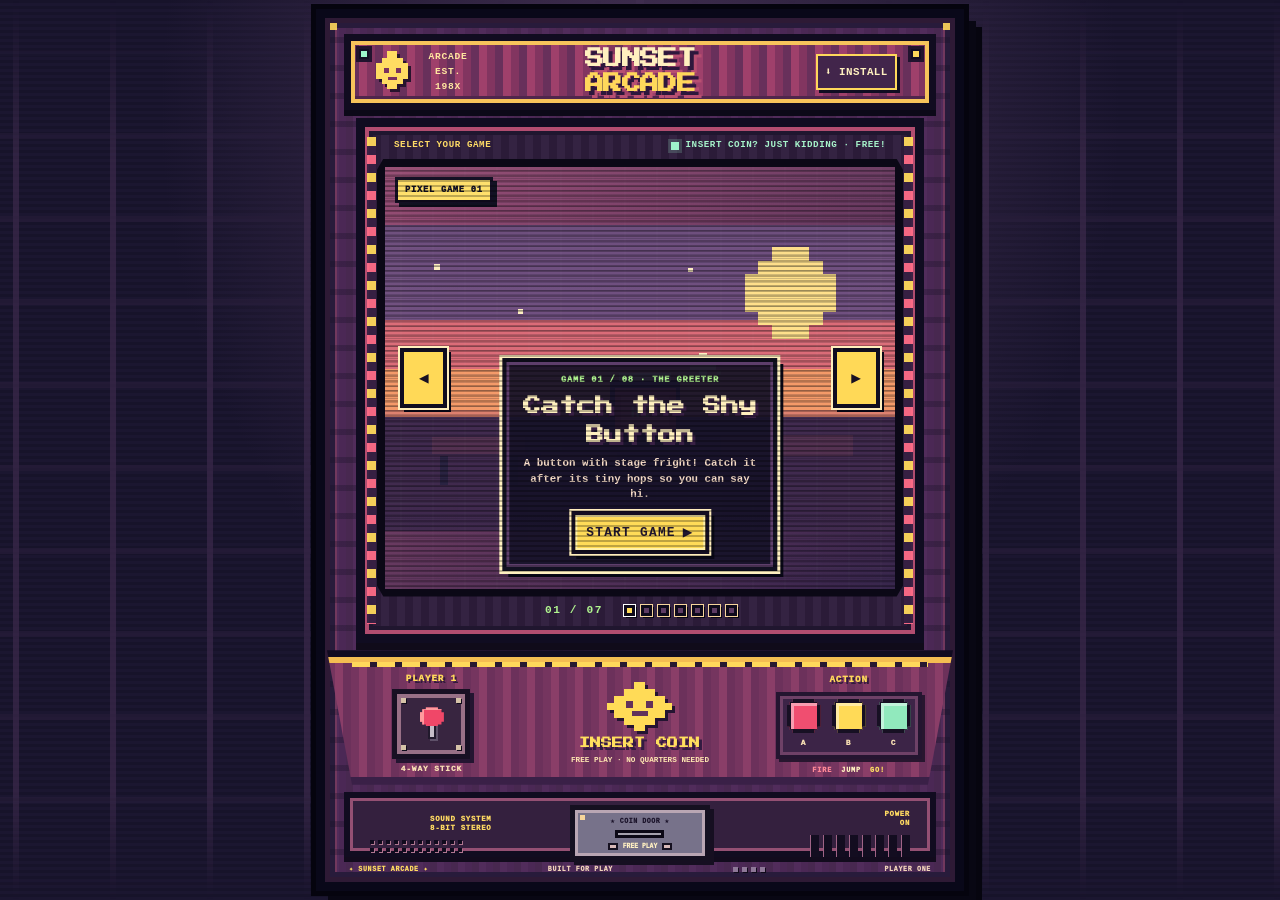
<file: index.html>
<!doctype html>
<html lang="en">

<head>
    <meta charset="utf-8">
    <meta name="viewport" content="width=device-width, initial-scale=1, viewport-fit=cover">
    <meta name="theme-color" content="#442451">
    <meta name="apple-mobile-web-app-capable" content="yes">
    <meta name="apple-mobile-web-app-status-bar-style" content="black-translucent">
    <meta name="apple-mobile-web-app-title" content="Sunset Arcade">

    <title>Sunset Arcade</title>

    <link rel="icon" href="Pixel%20Star%20Gamer%20Icon.png" type="image/png">
    <link rel="apple-touch-icon" href="icons/icon-192.png">
    <link rel="manifest" href="manifest.webmanifest">
    <link rel="stylesheet" href="arcade.css">

<style>
    :root {
        color-scheme: dark;
        --ink: #100d22;
        --ink-2: #211834;
        --cabinet: #4b2b5d;
        --cabinet-mid: #71345f;
        --cabinet-hi: #a94970;
        --cream: #fff0bf;
        --gold: #ffd85b;
        --mint: #9ef4cb;
        --pink: #fb6b86;
        --blue: #52b9e8;
        --pixel: 6px;
    }
    *, *::before, *::after { box-sizing: border-box; }
    html, body { width:100%; height:100%; margin:0; }
    body.arcade-home {
        min-height:100svh; height:100svh; overflow:hidden;
        display:grid; place-items:center;
        padding: max(6px,env(safe-area-inset-top)) max(6px,env(safe-area-inset-right)) max(6px,env(safe-area-inset-bottom)) max(6px,env(safe-area-inset-left));
        color:var(--cream); background:#151229;
        background-image:
            radial-gradient(ellipse at 50% 12%, #433052 0%, transparent 53%),
            linear-gradient(90deg, transparent 0 49.7%, #2d2140 49.7% 50.3%, transparent 50.3%),
            repeating-linear-gradient(0deg, #1b1630 0 3px, #17132a 3px 6px);
        font-family: "Courier New", monospace;
    }
    body.arcade-home::before {
        content:""; position:fixed; inset:0; pointer-events:none; opacity:.55;
        background-image:
            linear-gradient(90deg, transparent 0 13px, #463054 13px 19px, transparent 19px 100%),
            linear-gradient(0deg, transparent 0 27px, #2a203d 27px 33px, transparent 33px 100%);
        background-size:97px 83px; image-rendering:pixelated;
        mask-image:linear-gradient(to bottom, transparent, #000 18%, #000 88%, transparent);
    }
    .arcade-cabinet {
        isolation:isolate; position:relative;
        width:min(96vw, 72svh, 760px); height:98svh; max-height:1200px; min-height:0;
        display:grid; grid-template-rows:minmax(58px,.115fr) minmax(0,1fr) auto minmax(65px,.105fr) auto;
        gap:clamp(5px,.85vh,9px); padding:clamp(10px,1.8vh,18px) clamp(12px,2vw,19px) 9px;
        overflow:hidden; border:9px solid #090819; border-radius:0;
        background:
            repeating-linear-gradient(90deg, #482850 0 7px, #512c5b 7px 14px, #4b2855 14px 21px),
            var(--cabinet);
        box-shadow:inset 0 0 0 5px #a94b70, inset 0 0 0 10px #281b3b,
            inset 12px 0 0 #71385e, inset -12px 0 0 #71385e,
            0 0 0 5px #05040e, 12px 12px 0 #080713, 18px 18px 0 #06050f;
    }
    .arcade-cabinet::before {
        content:""; position:absolute; z-index:0; inset:0; pointer-events:none;
        border:5px solid #21152f;
        background:
            linear-gradient(90deg, #ffd85b 0 7px, transparent 7px calc(100% - 7px), #ffd85b calc(100% - 7px) 100%) top/100% 7px no-repeat,
            repeating-linear-gradient(0deg, transparent 0 22px, #17112655 22px 28px);
        opacity:.9;
    }
    .arcade-cabinet > * { position:relative; z-index:1; min-width:0; }
    .machine-marquee {
        position:relative; width:100%; min-height:0; display:grid;
        grid-template-columns:minmax(60px,.8fr) minmax(0,2.3fr) minmax(70px,.8fr);
        align-items:center; gap:clamp(5px,1vw,13px); padding:5px clamp(9px,2vw,20px);
        border:7px solid #110c20; border-radius:0;
        background:#8e3c68;
        background-image:repeating-linear-gradient(90deg,#68305b 0 8px,#9f406b 8px 16px,#823560 16px 24px);
        box-shadow:inset 0 0 0 4px #f7c45b, inset 0 -7px 0 #50264c, 0 6px 0 #0c0918;
    }
    .machine-marquee::before,.machine-marquee::after {
        content:""; position:absolute; width:10px; height:10px; top:8px; border:2px solid #140e24; background:var(--mint); box-shadow:0 0 0 3px #21132e;
    }
    .machine-marquee::before { left:8px; }
    .machine-marquee::after { right:8px; background:var(--gold); }
    .marquee-side { min-width:0; display:flex; align-items:center; justify-content:center; gap:7px; color:#ffe7a0; font-size:clamp(.42rem,.75vw,.62rem); font-weight:900; letter-spacing:.08em; line-height:1.55; }
    .marquee-side:last-child { text-align:right; }
    .marquee-side:last-child span:first-child { text-align:right; }
    .install-app { min-height:36px; padding:5px 7px; border:2px solid #ffd85b; color:#fff0bf; background:#42254b; box-shadow:3px 3px #100d22; font:900 clamp(.55rem,1vw,.68rem)/1.2 "Courier New",monospace; letter-spacing:.04em; cursor:pointer; touch-action:manipulation; }
    .install-app:hover, .install-app:focus-visible { color:#211834; background:#ffd85b; outline:2px solid #fff0bf; outline-offset:2px; }
    .install-help { width:min(90vw,440px); padding:18px; border:4px solid #ffd85b; color:#fff0bf; background:#302044; box-shadow:8px 8px #100d22; font:700 15px/1.5 "Courier New",monospace; }
    .install-help::backdrop { background:#100d22cc; }
    .install-help h2 { margin:0 0 12px; color:#ffd85b; font:900 14px/1.5 "Courier New",monospace; }
    .install-help ul { padding-left:20px; }
    .install-help li { margin:8px 0; }
    .install-help button { min-height:40px; padding:7px 12px; border:3px solid #fff0bf; color:#211834; background:#ffd85b; box-shadow:3px 3px #100d22; font:900 13px "Courier New",monospace; cursor:pointer; }
    .marquee-glyph { width:clamp(24px,3.5vw,42px); height:auto; flex:0 0 auto; image-rendering:pixelated; shape-rendering:crispEdges; filter:drop-shadow(3px 3px 0 #27142e); }
    .marquee-star { font-size:1.3rem; color:var(--gold); text-shadow:3px 3px 0 #442046; }
    .marquee-title { min-width:0; margin:0; color:var(--cream); text-align:center; font-family:"Press Start 2P","Courier New",monospace; font-size:clamp(.85rem,2.1vw,1.55rem); font-weight:1000; line-height:1.6; letter-spacing:-.035em; overflow-wrap:anywhere; text-shadow:4px 4px 0 #2d173c, 7px 7px 0 #b74f71; }
    .marquee-title span { display:block; color:var(--gold); }
    .screen-housing {
        position:relative; min-height:0; display:grid; grid-template-rows:auto minmax(0,1fr) auto;
        margin:0 clamp(2px,1.1vw,12px); padding:clamp(7px,1.25vw,12px);
        border:9px solid #100c21; border-radius:0;
        background:#32203f;
        background-image:repeating-linear-gradient(90deg,#342342 0 8px,#2b1b38 8px 16px);
        box-shadow:inset 0 0 0 4px #b24d70, inset 0 0 0 8px #20162f, 0 7px 0 #100b1a;
    }
    .screen-housing::before,.screen-housing::after { content:""; position:absolute; top:10px; bottom:10px; width:9px; pointer-events:none; background:repeating-linear-gradient(to bottom,#ffd85b 0 9px,#372043 9px 18px,#ff6c87 18px 27px,#372043 27px 36px); opacity:.95; }
    .screen-housing::before { left:2px; } .screen-housing::after { right:2px; }
    .screen-topline { min-height:20px; display:flex; align-items:center; justify-content:space-between; gap:8px; padding:0 clamp(8px,1.8vw,17px) 6px; color:#ffdc66; font-size:clamp(.42rem,.72vw,.59rem); line-height:1.4; font-weight:900; letter-spacing:.06em; }
    .screen-status { display:flex; align-items:center; justify-content:flex-end; gap:7px; color:#a6f3ca; text-align:right; }
    .status-light { width:8px; height:8px; flex:0 0 auto; background:#9ef4cb; box-shadow:0 0 0 3px #9ef4cb30; animation:status-blink .8s steps(2,end) infinite; }
    .screen-window {
        position:relative; min-height:0; overflow:hidden; isolation:isolate;
        border:8px solid #0b0816; border-radius:0; background:#0d1022;
        clip-path:polygon(1.2% 0,98.8% 0,100% 2.5%,100% 97.5%,98.8% 100%,1.2% 100%,0 97.5%,0 2.5%);
        box-shadow:inset 0 0 0 3px #69728e,inset 0 0 0 7px #25243c;
    }
    .screen-window::before { content:""; position:absolute; z-index:5; inset:0; pointer-events:none; opacity:.26; background:repeating-linear-gradient(to bottom,transparent 0 3px,#000 3px 5px),linear-gradient(90deg,#fff0c20a,transparent 22%,transparent 78%,#fff0c20a); }
    .screen-window::after { content:""; position:absolute; z-index:5; inset:0; pointer-events:none; opacity:.18; background:linear-gradient(180deg,#8cf5e21a,transparent 9%,transparent 82%,#08071899); mix-blend-mode:screen; }
    .game-carousel { width:100%; height:100%; min-height:0; display:flex; overflow-x:auto; overflow-y:hidden; scrollbar-width:none; scroll-snap-type:x mandatory; scroll-behavior:smooth; overscroll-behavior-x:contain; touch-action:pan-x pan-y; }
    .game-carousel::-webkit-scrollbar { display:none; }
    .game-slide { position:relative; isolation:isolate; flex:0 0 100%; min-width:0; height:100%; overflow:hidden; scroll-snap-align:start; scroll-snap-stop:always; background:linear-gradient(145deg,var(--slide-bg-a),var(--slide-bg-b)); }
    .game-slide::before { content:""; position:absolute; inset:0; z-index:1; pointer-events:none; opacity:.22; background-image:linear-gradient(90deg,transparent 0 15px,#fff1 15px 17px,transparent 17px 32px),linear-gradient(transparent 0 15px,#fff1 15px 17px,transparent 17px 32px); background-size:32px 32px; }
    .game-preview { position:absolute; inset:0; width:100%; height:100%; max-height:none; overflow:hidden; border:0; border-radius:0; aspect-ratio:auto; background:linear-gradient(145deg,var(--slide-bg-a),var(--slide-bg-b)); }
    .preview-art { display:block; width:100%; height:100%; image-rendering:pixelated; shape-rendering:crispEdges; }
    .game-preview::after { content:""; position:absolute; inset:0; pointer-events:none; opacity:.18; background:repeating-linear-gradient(to bottom,transparent 0 3px,#090c19 3px 4px),linear-gradient(180deg,#05081922 0%,transparent 30%,transparent 62%,#05081955 100%); }
    .preview-tag { position:absolute; z-index:2; top:10px; left:10px; padding:5px 7px; border:3px solid #120d22; color:#111023; background:#ffe06b; box-shadow:4px 4px 0 #101020; font-size:clamp(.42rem,.7vw,.55rem); font-weight:1000; letter-spacing:.08em; }
    .slide-info { position:absolute; z-index:3; left:50%; bottom:clamp(10px,2vh,20px); width:min(54%,500px); min-width:0; padding:clamp(8px,1.25vw,13px); transform:translateX(-50%); border:4px solid #111020; outline:3px solid #fff0bf; color:var(--cream); text-align:center; background:#171329f0; box-shadow:6px 6px 0 #080715, inset 0 0 0 3px #5d3e6b; }
    .game-number { margin:0 0 .45rem; color:#aef18f; font-size:clamp(.43rem,.68vw,.56rem); font-weight:1000; letter-spacing:.1em; }
    .slide-info h2 { margin:.15rem 0 .45rem; color:#fff0bf; font-family:"Press Start 2P","Courier New",monospace; font-size:clamp(.8rem,1.45vw,1.12rem); line-height:1.6; overflow-wrap:anywhere; text-shadow:3px 3px 0 #382044; }
    .slide-info p.description { max-width:36rem; margin:0 auto .6rem; color:#f8dec9; font-size:clamp(.66rem,.84vw,.8rem); font-weight:700; line-height:1.4; }
    .start-link { position:relative; min-width:135px; min-height:42px; display:inline-flex; align-items:center; justify-content:center; gap:7px; padding:.45rem .7rem; border:4px solid #140e21; outline:2px solid #ffeebc; color:#20162e; text-decoration:none; background:#ffdb57; box-shadow:5px 5px 0 #080715,inset 0 0 0 2px #fff0a7; font:bold .8rem "Courier New",monospace; letter-spacing:.1em; touch-action:manipulation; transition:transform .12s steps(2,end),background .12s steps(2,end); }
    .start-link:hover,.start-link:focus-visible { transform:translate(-2px,-2px); background:#aef18f; outline:3px solid #fff; outline-offset:4px; }
    .start-link:active { transform:translate(3px,3px); box-shadow:1px 1px 0 #080715; }
    .start-arrow { font-size:1rem; }
    .slide-hint { display:none!important; }
    .screen-arrow { position:absolute; z-index:7; top:50%; width:clamp(34px,4vw,47px); height:clamp(44px,5.5vw,60px); display:grid; place-items:center; padding:0; transform:translateY(-50%); border:4px solid #100d20; outline:2px solid #ffefbd; color:#171023; background:#ffd957; box-shadow:4px 4px 0 #080715; font:bold 1rem "Courier New",monospace; cursor:pointer; touch-action:manipulation; }
    .screen-arrow:hover,.screen-arrow:focus-visible { background:#aef18f; outline:3px solid white; outline-offset:3px; }
    .screen-arrow:active { transform:translateY(calc(-50% + 3px)); }
    .screen-arrow.previous { left:clamp(7px,1.2vw,16px); } .screen-arrow.next { right:clamp(7px,1.2vw,16px); }
    .screen-pager { min-height:25px; display:flex; align-items:center; justify-content:center; gap:clamp(8px,1.8vw,19px); padding-top:2px; color:#f6d49c; font-weight:900; letter-spacing:.1em; }
    .page-count { min-width:62px; color:#b0f58f; font-size:.7rem; text-align:center; }
    .page-dots { display:flex; align-items:center; justify-content:center; gap:6px; }
    .page-dot { width:11px; height:11px; padding:0; border:3px solid #0e0a1b; outline:1px solid #f6d49c; background:#5d3b63; box-shadow:2px 2px 0 #080715; cursor:pointer; }
    .page-dot[aria-current="true"] { background:#ffd957; outline-color:#fff; }
    .control-deck {
        position:relative; width:calc(100% + clamp(15px,3vw,34px)); justify-self:center; min-height:clamp(105px,13.5svh,142px);
        display:grid; grid-template-columns:minmax(80px,.8fr) minmax(0,1.25fr) minmax(95px,.8fr); align-items:center; gap:clamp(8px,1.5vw,18px);
        margin:0; padding:clamp(12px,1.8vh,19px) clamp(12px,2.8vw,30px) 10px;
        clip-path:polygon(0 0,100% 0,96% 100%,4% 100%);
        border-top:7px solid #110b20;
        background:#7c3a63;
        background-image:repeating-linear-gradient(90deg,#75355f 0 8px,#8a3e68 8px 16px,#6c315b 16px 24px);
        box-shadow:inset 0 6px 0 #f4bd52, inset 0 -8px 0 #3a2047;
    }
    .control-deck::before { content:""; position:absolute; top:5px; left:4%; right:4%; height:5px; background:repeating-linear-gradient(90deg,#ffd85b 0 18px,#281931 18px 25px); }
    .console-unit { min-width:0; display:flex; flex-direction:column; align-items:center; justify-content:center; gap:5px; color:#ffeab5; font-size:.52rem; font-weight:1000; letter-spacing:.1em; text-align:center; }
    .console-kicker { color:#ffd85b; font-size:.58rem; text-shadow:2px 2px #311a3b; }
    .unit-label { color:#f8dfb4; font-size:clamp(.4rem,.62vw,.53rem); line-height:1.3; }
    .joystick-plate { position:relative; width:clamp(56px,7.2vw,78px); height:clamp(51px,6.7vw,70px); display:grid; place-items:center; border:5px solid #181023; background:#382540; box-shadow:inset 0 0 0 4px #987086,4px 4px 0 #241531; }
    .screw { position:absolute; width:5px; height:5px; background:#d6c3a8; box-shadow:1px 1px 0 #0f0b1a; }
    .screw-tl { top:4px;left:4px }.screw-tr { top:4px;right:4px }.screw-bl { bottom:4px;left:4px }.screw-br { bottom:4px;right:4px }
    .joystick { position:relative; width:31px; height:34px; display:grid; place-items:center; }
    .joystick-shaft { position:absolute; z-index:1; left:12px; bottom:2px; width:8px; height:23px; border:2px solid #21192c; background:#c6bdc8; box-shadow:2px 2px 0 #5e5069; }
    .joystick-ball { position:absolute; z-index:2; top:0; left:4px; width:24px; height:19px; background:#f04768; clip-path:polygon(25% 0,75% 0,75% 10%,90% 10%,90% 25%,100% 25%,100% 75%,90% 75%,90% 90%,75% 90%,75% 100%,25% 100%,25% 90%,10% 90%,10% 75%,0 75%,0 25%,10% 25%,10% 10%,25% 10%); box-shadow:inset 4px 3px 0 #ff9a9d; }
    .deck-logo { min-width:0; display:flex; flex-direction:column; align-items:center; gap:4px; text-align:center; }
    .deck-logo svg { width:clamp(44px,6.2vw,65px); height:auto; image-rendering:pixelated; shape-rendering:crispEdges; filter:drop-shadow(3px 3px 0 #241431); }
    .deck-logo strong { font-family:"Press Start 2P","Courier New",monospace; font-size:clamp(.47rem,1vw,.68rem); line-height:1.5; color:#ffdf5e; text-shadow:3px 3px #321b41; }
    .deck-logo span { font-size:clamp(.4rem,.6vw,.52rem); font-weight:900; line-height:1.4; color:#ffe8b2; }
    .button-unit { gap:7px; }
    .button-row { display:flex; align-items:center; justify-content:center; gap:clamp(5px,1vw,11px); padding:3px 7px 7px; border:4px solid #241530; background:#3c2447; box-shadow:inset 0 0 0 3px #6e4167,3px 3px 0 #28162f; }
    .button-stack { display:flex; flex-direction:column; align-items:center; gap:5px; }
    .arcade-button { width:clamp(22px,3.5vw,34px); height:clamp(22px,3.5vw,34px); display:block; border:4px solid #171023; clip-path:polygon(18% 0,82% 0,82% 9%,91% 9%,91% 18%,100% 18%,100% 82%,91% 82%,91% 91%,82% 91%,82% 100%,18% 100%,18% 91%,9% 91%,9% 82%,0 82%,0 18%,9% 18%,9% 9%,18% 9%); box-shadow:inset 3px 3px 0 #ffffff72,4px 4px 0 #100a1a; }
    .arcade-button.red { background:#f04e70; }.arcade-button.yellow { background:#ffda57; }.arcade-button.mint { background:#91e9bd; }
    .button-caption { display:flex; gap:9px; color:#fff0bf; font-size:.43rem; font-weight:1000; }
    .button-caption span:first-child { color:#ff8997; }.button-caption span:last-child { color:#ffdf64; }
    .service-panel { min-height:0; display:grid; grid-template-columns:1fr minmax(92px,.8fr) 1fr; align-items:center; gap:clamp(6px,1.5vw,16px); padding:7px clamp(10px,2vw,20px); border:6px solid #110c20; background:#34203e; box-shadow:inset 0 0 0 3px #945073, 0 5px 0 #120b1d; }
    .service-side { display:flex; flex-direction:column; gap:6px; min-width:0; }
    .service-label { color:#ffda62; font-size:clamp(.38rem,.58vw,.5rem); font-weight:1000; letter-spacing:.09em; line-height:1.3; }
    .speaker-grille { display:grid; grid-template-columns:repeat(12,4px); grid-auto-rows:4px; gap:4px; width:max-content; max-width:100%; }
    .speaker-grille i { width:4px;height:4px;background:#110b1e;box-shadow:1px 1px 0 #af7690; }
    .coin-door { position:relative; min-width:0; justify-self:center; width:100%; max-width:140px; padding:5px 6px 6px; border:5px solid #151020; background:#77728a; box-shadow:inset 0 0 0 3px #b9a6b3,4px 4px 0 #160f21; }
    .coin-door::before { content:""; position:absolute; left:5px;top:5px;width:5px;height:5px;background:#f6d59a;box-shadow:calc(100% - 18px) 0 0 #f6d59a; }
    .coin-door-top { display:flex; align-items:center; justify-content:center; gap:5px; margin:2px 0 5px; color:#1c142b; font-size:clamp(.38rem,.52vw,.46rem); font-weight:1000; letter-spacing:.08em; }
    .coin-slot { display:block; width:49px; max-width:80%; height:8px; margin:0 auto 5px; border:3px solid #0b0815; background:#272033; box-shadow:inset 0 0 0 1px #a4a0ac; }
    .coin-return { display:flex; justify-content:center; align-items:center; gap:5px; color:#fff0c2; font-size:clamp(.37rem,.5vw,.45rem); font-weight:1000; text-align:center; }
    .coin-return-mark { width:10px;height:7px;border:2px solid #151020;background:#d8b9b8; }
    .service-side.right { align-items:flex-end; text-align:right; }
    .vent-row { display:flex; gap:4px; }
    .vent-row i { width:clamp(5px,.8vw,9px);height:clamp(16px,2.2vw,22px);background:#130d20;box-shadow:inset 1px 0 0 #9f6486; }
    .machine-foot { display:flex; align-items:center; justify-content:space-between; gap:6px; padding:0 5px; color:#f2d4bb; font-size:clamp(.36rem,.52vw,.48rem); font-weight:1000; letter-spacing:.1em; }
    .foot-brand { color:#ffdc62; }
    .foot-bolts { display:flex; gap:4px; }
    .foot-bolts i { width:5px;height:5px;background:#8e7898;box-shadow:1px 1px 0 #100b1a; }
    @keyframes status-blink { 50%{opacity:.35} }
    @media(max-width:700px) {
        .arcade-cabinet { width:min(96vw,72svh,760px); border-width:6px; padding:9px 9px 7px; gap:6px; grid-template-rows:minmax(51px,.105fr) minmax(0,1fr) auto minmax(78px,.12fr) auto; box-shadow:inset 0 0 0 4px #a94b70,inset 0 0 0 8px #281b3b,0 0 0 4px #05040e,7px 7px 0 #080713; }
        .machine-marquee { grid-template-columns:minmax(43px,.75fr) minmax(0,2.2fr) minmax(48px,.75fr); gap:3px; padding:5px 6px; border-width:5px; box-shadow:inset 0 0 0 3px #f7c45b,inset 0 -5px 0 #50264c,0 4px 0 #0c0918; }
        .marquee-side { gap:3px; font-size:clamp(.36rem,1.2vw,.48rem); letter-spacing:.035em; }
        .marquee-glyph { width:clamp(18px,5vw,28px); }
        .marquee-title { font-size:clamp(.7rem,3vw,1.05rem); line-height:1.55; text-shadow:3px 3px 0 #2d173c,5px 5px 0 #b74f71; }
        .machine-marquee::before,.machine-marquee::after { width:7px;height:7px;top:5px; }
        .screen-housing { margin:0 1px; padding:5px; border-width:6px; }
        .screen-housing::before,.screen-housing::after { width:4px;top:7px;bottom:7px;background-size:4px 24px; }
        .screen-topline { min-height:19px; padding:0 5px 4px; font-size:clamp(.36rem,1.15vw,.49rem); letter-spacing:.02em; }
        .screen-status { gap:4px; }
        .status-light { width:6px;height:6px; }
        .screen-window { border-width:5px; }
        .preview-tag { top:6px;left:6px; padding:4px 5px; border-width:2px; font-size:clamp(.37rem,1.3vw,.47rem); box-shadow:3px 3px #101020; }
        .slide-info { bottom:7px; width:min(76%,430px); padding:7px 8px; border-width:3px; outline-width:2px; box-shadow:4px 4px #080715,inset 0 0 0 2px #5d3e6b; }
        .game-number { margin-bottom:.3rem;font-size:clamp(.38rem,1.4vw,.5rem);letter-spacing:.06em; }
        .slide-info h2 { margin:.1rem 0 .3rem; font-size:clamp(.69rem,3vw,.98rem); line-height:1.5; }
        .slide-info p.description { margin-bottom:.45rem;font-size:clamp(.61rem,2.4vw,.81rem);line-height:1.3; }
        .start-link { min-width:125px;min-height:37px;padding:.35rem .55rem;border-width:3px;font-size:.72rem;box-shadow:4px 4px #080715,inset 0 0 0 2px #fff0a7; }
        .screen-arrow { width:31px;height:43px;border-width:3px;font-size:.85rem;box-shadow:3px 3px #080715; }
        .screen-arrow.previous { left:5px }.screen-arrow.next { right:5px }
        .screen-pager { min-height:21px;gap:8px;padding-top:0; }
        .page-count { min-width:47px;font-size:.6rem; }
        .page-dots { gap:5px; }.page-dot { width:9px;height:9px;border-width:2px; }
        .control-deck { width:calc(100% + 10px); min-height:78px; grid-template-columns:minmax(57px,.8fr) minmax(0,1fr) minmax(65px,.8fr); gap:4px; padding:12px 7px 7px; border-top-width:5px; }
        .control-deck::before { top:4px;height:3px; }
        .console-unit { gap:3px;letter-spacing:.04em; }
        .console-kicker { font-size:.44rem; }
        .unit-label { font-size:clamp(.34rem,1.05vw,.42rem); }
        .joystick-plate { width:clamp(42px,12vw,58px);height:clamp(40px,11vw,54px);border-width:3px;box-shadow:inset 0 0 0 2px #987086,3px 3px #241531; }
        .screw { width:3px;height:3px; }
        .joystick { transform:scale(.78); }
        .deck-logo { gap:3px; }
        .deck-logo svg { width:clamp(32px,9vw,47px); }
        .deck-logo strong { font-size:clamp(.39rem,1.5vw,.52rem); }
        .deck-logo span { max-width:160px;font-size:clamp(.34rem,1vw,.43rem); }
        .button-row { gap:4px;padding:3px 4px 5px;border-width:3px;box-shadow:inset 0 0 0 2px #6e4167,2px 2px #28162f; }
        .arcade-button { width:clamp(16px,5vw,23px);height:clamp(16px,5vw,23px);border-width:2px;box-shadow:inset 2px 2px #ffffff72,2px 2px #100a1a; }
        .button-caption { gap:5px;font-size:.34rem; }
        .service-panel { grid-template-columns:1fr minmax(75px,.8fr) 1fr;gap:5px;padding:5px 7px;border-width:4px;box-shadow:inset 0 0 0 2px #945073,0 4px #120b1d; }
        .service-side { gap:4px; }.service-label { font-size:clamp(.32rem,.95vw,.42rem);letter-spacing:.04em; }
        .speaker-grille { grid-template-columns:repeat(8,3px);grid-auto-rows:3px;gap:3px; }
        .speaker-grille i { width:3px;height:3px; }
        .coin-door { max-width:100px;padding:4px;border-width:3px;box-shadow:inset 0 0 0 2px #b9a6b3,3px 3px #160f21; }
        .coin-door-top { margin:2px 0 4px;font-size:.34rem; }
        .coin-slot { width:35px;height:6px;border-width:2px;margin-bottom:4px; }
        .coin-return { gap:3px;font-size:.32rem; }
        .coin-return-mark { width:7px;height:5px;border-width:1px; }
        .vent-row { gap:3px; }.vent-row i { width:4px;height:13px; }
        .machine-foot { font-size:clamp(.32rem,.9vw,.4rem);letter-spacing:.045em;gap:3px; }
        .foot-bolts { gap:2px; }.foot-bolts i { width:3px;height:3px; }
    }
    @media(max-width:380px) {
        .marquee-side { font-size:.33rem; }
        .marquee-title { font-size:clamp(.62rem,2.7vw,.82rem); }
        .screen-topline { font-size:.34rem; }
        .slide-info { width:79%;padding:6px; }
        .slide-info h2 { font-size:clamp(.65rem,3vw,.85rem); }
        .slide-info p.description { font-size:.61rem; }
        .control-deck { grid-template-columns:52px minmax(0,1fr) 58px; }
        .service-panel { grid-template-columns:minmax(0,1fr) 76px minmax(0,1fr); }
        .machine-foot { font-size:.3rem; }
    }
    @media(max-height:680px) {
        .arcade-cabinet { gap:4px;padding-top:7px;padding-bottom:6px;grid-template-rows:minmax(42px,.1fr) minmax(0,1fr) auto minmax(67px,.11fr) auto; }
        .control-deck { min-height:67px; }
        .service-panel { padding-top:4px;padding-bottom:4px; }
        .slide-info { bottom:5px;padding:5px 6px; }
        .slide-info p.description { margin-bottom:.3rem;line-height:1.22;font-size:clamp(.58rem,1.8vh,.73rem); }
        .start-link { min-height:31px; }
        .deck-logo svg { max-height:36px; }
    }
    @media(orientation:landscape) and (max-height:520px) {
        body.arcade-home { overflow:auto;min-height:520px;height:auto; }
        .arcade-cabinet { width:min(66vw,500px);height:510px; }
    }
    @media(prefers-reduced-motion:reduce) { .status-light{animation:none}.game-carousel{scroll-behavior:auto!important}.start-link{transition:none} }
</style>
    <link rel="stylesheet" href="arcade-shell.css">
</head>

<body class="arcade-home">

    <main class="arcade-cabinet">

        <header class="machine-marquee">
            <div class="marquee-side">
                <svg class="marquee-glyph" viewBox="0 0 32 32" aria-hidden="true" shape-rendering="crispEdges">
                    <rect x="12" y="0" width="8" height="5" fill="#ffdc62"/><rect x="8" y="5" width="16" height="4" fill="#ffdc62"/>
                    <rect x="4" y="9" width="24" height="12" fill="#ffdc62"/><rect x="8" y="21" width="16" height="4" fill="#ffdc62"/><rect x="12" y="25" width="8" height="4" fill="#ffdc62"/>
                    <rect x="10" y="13" width="4" height="4" fill="#7b315f"/><rect x="19" y="13" width="4" height="4" fill="#7b315f"/><rect x="13" y="20" width="7" height="2" fill="#7b315f"/>
                </svg>
                <span>ARCADE<br>EST. 198X</span>
            </div>
            <h1 class="marquee-title">SUNSET <span>ARCADE</span></h1>
            <div class="marquee-side">
                <button class="install-app" id="install-app" type="button" aria-label="Install Sunset Arcade">⬇ INSTALL</button>
            </div>
        </header>

        <section class="screen-housing" aria-label="Arcade screen">

            <div class="screen-topline">
                <span id="screen-label">SELECT YOUR GAME</span>
                <span class="screen-status">
                    <i class="status-light" aria-hidden="true"></i>
                    <span id="screen-status-text">INSERT COIN? JUST KIDDING · FREE!</span>
                </span>
            </div>

            <div class="screen-window">
                <section
                    class="game-carousel"
                    id="game-carousel"
                    tabindex="0"
                    aria-label="Sunset Arcade games"
                    aria-roledescription="carousel"
                >
        <article class="game-slide" style="--slide-bg-a:#9c4f77;--slide-bg-b:#39264e" role="group" aria-roledescription="slide" aria-label="1 of 8: Catch the Shy Button">
        <div class="game-preview"><span class="preview-tag">PIXEL GAME 01</span>
        <svg class="preview-art" viewBox="0 0 600 360" role="img" aria-label="Pixel sunset with a shy red button hiding near a tiny star">
        <rect width="600" height="360" fill="#a95178"/><rect width="600" height="112" fill="#705080"/><rect y="112" width="600" height="58" fill="#db6c78"/><rect y="170" width="600" height="48" fill="#f49a69"/><rect y="218" width="600" height="142" fill="#422b50"/>
        <rect x="439" y="42" width="76" height="76" fill="#ffe08b"/><rect x="423" y="58" width="108" height="45" fill="#ffe08b"/><rect x="455" y="26" width="44" height="108" fill="#ffe08b"/>
        <rect x="58" y="46" width="7" height="7" fill="#fff0c2"/><rect x="156" y="99" width="6" height="6" fill="#fff0c2"/><rect x="357" y="51" width="5" height="5" fill="#fff0c2"/><rect x="554" y="147" width="6" height="6" fill="#ffd68f"/>
        <rect x="0" y="218" width="600" height="8" fill="#dd806f"/><rect x="55" y="250" width="110" height="20" fill="#543252"/><rect x="183" y="268" width="90" height="14" fill="#543252"/><rect x="395" y="247" width="155" height="25" fill="#543252"/><rect x="65" y="272" width="9" height="34" fill="#2b2443"/><rect x="147" y="272" width="9" height="34" fill="#2b2443"/>
        <rect x="265" y="183" width="82" height="74" fill="#332445"/><rect x="275" y="174" width="62" height="10" fill="#fff0c2"/><rect x="270" y="192" width="72" height="53" fill="#e65b6a"/><rect x="278" y="200" width="56" height="37" fill="#f97973"/><text x="306" y="226" text-anchor="middle" fill="#fff0c2" font-size="19" font-weight="bold" font-family="Courier New,monospace">HI?</text><rect x="284" y="253" width="45" height="8" fill="#332445"/>
        <path d="M369 151h10v10h10v10h-10v10h-10v-10h-10v-10h10z" fill="#fff0c2"/><rect x="390" y="172" width="5" height="5" fill="#ffe08b"/>
        </svg>
        </div>
        <div class="slide-info"><p class="game-number">GAME 01 / 08 · THE GREETER</p><h2>Catch the Shy Button</h2><p class="description">A button with stage fright! Catch it after its tiny hops so you can say hi.</p><a class="start-link" href="games/shy-button.html"><span>START GAME</span><span class="start-arrow" aria-hidden="true">▶</span></a><p class="slide-hint">A VERY SMALL HELLO AWAITS</p></div>
        </article>

        <article class="game-slide" style="--slide-bg-a:#596b62;--slide-bg-b:#293d4a" role="group" aria-roledescription="slide" aria-label="2 of 8: A Tiny Garden">
        <div class="game-preview"><span class="preview-tag">PIXEL GAME 02</span>
        <svg class="preview-art" viewBox="0 0 600 360" role="img" aria-label="Pixel flower in a terracotta pot under a sunny sky">
        <rect width="600" height="360" fill="#7a9b95"/><rect y="28" width="600" height="198" fill="#a8d5cb"/><rect x="64" y="65" width="76" height="15" fill="#e8f4ce"/><rect x="44" y="80" width="113" height="16" fill="#e8f4ce"/><rect x="426" y="111" width="105" height="15" fill="#e8f4ce"/><rect x="449" y="95" width="57" height="16" fill="#e8f4ce"/>
        <rect x="476" y="43" width="49" height="49" fill="#ffe483"/><rect x="465" y="54" width="71" height="27" fill="#ffe483"/><rect x="492" y="32" width="19" height="72" fill="#ffe483"/>
        <rect y="226" width="600" height="134" fill="#6e574f"/><rect y="226" width="600" height="12" fill="#b77e63"/><rect x="34" y="258" width="17" height="17" fill="#836858"/><rect x="131" y="306" width="18" height="17" fill="#836858"/><rect x="523" y="274" width="21" height="15" fill="#836858"/>
        <rect x="286" y="206" width="27" height="93" fill="#4f994f"/><rect x="269" y="241" width="28" height="15" fill="#65bd63"/><rect x="244" y="226" width="31" height="12" fill="#65bd63"/><rect x="307" y="258" width="33" height="15" fill="#65bd63"/><rect x="324" y="242" width="22" height="13" fill="#65bd63"/>
        <rect x="277" y="134" width="43" height="35" fill="#f9c84e"/><rect x="244" y="145" width="31" height="28" fill="#ffdf62"/><rect x="322" y="145" width="31" height="28" fill="#ffdf62"/><rect x="257" y="117" width="28" height="28" fill="#ffe782"/><rect x="310" y="117" width="28" height="28" fill="#ffe782"/><rect x="276" y="168" width="45" height="25" fill="#ffdf62"/><rect x="289" y="145" width="7" height="7" fill="#553c43"/><rect x="307" y="145" width="7" height="7" fill="#553c43"/><rect x="298" y="155" width="7" height="5" fill="#ce6d5d"/>
        <rect x="246" y="293" width="106" height="14" fill="#53364a"/><rect x="258" y="307" width="84" height="47" fill="#c46b4d"/><rect x="269" y="318" width="62" height="28" fill="#de8054"/><rect x="252" y="354" width="96" height="8" fill="#53364a"/><rect x="272" y="321" width="8" height="8" fill="#fff0c2"/>
        <rect x="91" y="181" width="7" height="7" fill="#fff0c2"/><rect x="180" y="133" width="8" height="8" fill="#fff0c2"/><rect x="391" y="183" width="7" height="7" fill="#fff0c2"/>
        </svg>
        </div>
        <div class="slide-info"><p class="game-number">GAME 02 / 08 · THE GREEN THUMB</p><h2>A Tiny Garden</h2><p class="description">Water your little pixel plant one splash at a time until it becomes a sunny sunflower.</p><a class="start-link" href="games/tiny-garden.html"><span>START GAME</span><span class="start-arrow" aria-hidden="true">▶</span></a><p class="slide-hint">A LITTLE WATER GOES A LONG WAY</p></div>
        </article>

        <article class="game-slide" style="--slide-bg-a:#a14f62;--slide-bg-b:#39264b" role="group" aria-roledescription="slide" aria-label="3 of 8: Homework Blaze">
        <div class="game-preview"><span class="preview-tag">PIXEL GAME 03</span>
        <svg class="preview-art" viewBox="0 0 600 360" role="img" aria-label="Pixel math homework pages above a desk with a bright flame">
        <rect width="600" height="360" fill="#6d4267"/><rect y="0" width="600" height="170" fill="#45395d"/><rect x="51" y="47" width="5" height="5" fill="#fff0c2"/><rect x="169" y="80" width="6" height="6" fill="#fff0c2"/><rect x="431" y="44" width="5" height="5" fill="#fff0c2"/><rect x="515" y="113" width="7" height="7" fill="#fff0c2"/>
        <rect x="77" y="90" width="121" height="104" fill="#29233f"/><rect x="86" y="82" width="104" height="102" fill="#fff0c2"/><rect x="99" y="101" width="56" height="7" fill="#ce7583"/><rect x="99" y="122" width="70" height="4" fill="#61708a"/><rect x="99" y="139" width="52" height="4" fill="#61708a"/><text x="116" y="165" fill="#b25568" font-size="26" font-family="Courier New,monospace">2+2?</text>
        <rect x="254" y="155" width="47" height="36" fill="#f79a4e"/><rect x="267" y="132" width="42" height="58" fill="#ffba50"/><rect x="283" y="111" width="34" height="64" fill="#ffe483"/><rect x="301" y="146" width="31" height="43" fill="#ff754f"/><rect x="310" y="125" width="22" height="49" fill="#fff0a4"/><rect x="281" y="174" width="32" height="19" fill="#ffdf67"/>
        <rect x="332" y="80" width="114" height="100" fill="#29233f"/><rect x="340" y="71" width="97" height="102" fill="#fff0c2"/><rect x="352" y="91" width="56" height="7" fill="#ce7583"/><rect x="352" y="111" width="70" height="4" fill="#61708a"/><rect x="352" y="128" width="52" height="4" fill="#61708a"/><text x="360" y="156" fill="#b25568" font-size="24" font-family="Courier New,monospace">9-3?</text>
        <rect y="230" width="600" height="20" fill="#e69a5e"/><rect y="250" width="600" height="110" fill="#9c594f"/><rect x="49" y="270" width="87" height="13" fill="#b86a54"/><rect x="172" y="291" width="140" height="10" fill="#b86a54"/><rect x="404" y="271" width="113" height="15" fill="#b86a54"/><rect x="252" y="193" width="65" height="33" fill="#28223e"/><rect x="261" y="199" width="47" height="24" fill="#f4b34f"/>
        </svg>
        </div>
        <div class="slide-info"><p class="game-number">GAME 03 / 08 · THE CLASS CLOWN</p><h2>Homework Blaze</h2><p class="description">The math sheets are falling! Click each one to set it ablaze before it hits your desk.</p><a class="start-link" href="games/homework-blaze.html"><span>START GAME</span><span class="start-arrow" aria-hidden="true">▶</span></a><p class="slide-hint">NO CALCULATORS WERE HARMED</p></div>
        </article>

        <article class="game-slide" style="--slide-bg-a:#28395e;--slide-bg-b:#18223f" role="group" aria-roledescription="slide" aria-label="4 of 8: Alien Attack">
        <div class="game-preview"><span class="preview-tag">PIXEL GAME 04</span>
        <svg class="preview-art" viewBox="0 0 600 360" role="img" aria-label="Pixel spaceship firing at three rows of colorful aliens in space">
        <rect width="600" height="360" fill="#111a36"/><rect x="39" y="51" width="6" height="6" fill="#fff0c2"/><rect x="149" y="107" width="5" height="5" fill="#fff0c2"/><rect x="265" y="31" width="6" height="6" fill="#fff0c2"/><rect x="398" y="83" width="5" height="5" fill="#fff0c2"/><rect x="529" y="38" width="7" height="7" fill="#fff0c2"/><rect x="556" y="172" width="5" height="5" fill="#fff0c2"/><rect x="82" y="207" width="5" height="5" fill="#fff0c2"/>
        <rect x="79" y="98" width="51" height="28" fill="#7bdd75"/><rect x="67" y="108" width="13" height="10" fill="#7bdd75"/><rect x="129" y="108" width="13" height="10" fill="#7bdd75"/><rect x="91" y="107" width="8" height="8" fill="#141b35"/><rect x="111" y="107" width="8" height="8" fill="#141b35"/><rect x="92" y="126" width="9" height="8" fill="#7bdd75"/><rect x="110" y="126" width="9" height="8" fill="#7bdd75"/>
        <rect x="188" y="98" width="51" height="28" fill="#fa8d71"/><rect x="176" y="108" width="13" height="10" fill="#fa8d71"/><rect x="238" y="108" width="13" height="10" fill="#fa8d71"/><rect x="200" y="107" width="8" height="8" fill="#141b35"/><rect x="220" y="107" width="8" height="8" fill="#141b35"/><rect x="201" y="126" width="9" height="8" fill="#fa8d71"/><rect x="219" y="126" width="9" height="8" fill="#fa8d71"/>
        <rect x="297" y="98" width="51" height="28" fill="#83d8eb"/><rect x="285" y="108" width="13" height="10" fill="#83d8eb"/><rect x="347" y="108" width="13" height="10" fill="#83d8eb"/><rect x="309" y="107" width="8" height="8" fill="#141b35"/><rect x="329" y="107" width="8" height="8" fill="#141b35"/><rect x="310" y="126" width="9" height="8" fill="#83d8eb"/><rect x="328" y="126" width="9" height="8" fill="#83d8eb"/>
        <rect x="395" y="177" width="101" height="24" fill="#5a4788"/><rect x="409" y="163" width="73" height="47" fill="#785db0"/><rect x="420" y="156" width="51" height="14" fill="#a98bd4"/><rect x="424" y="180" width="14" height="10" fill="#ff668b"/><rect x="452" y="180" width="14" height="10" fill="#ff668b"/><rect x="442" y="191" width="10" height="9" fill="#ffe483"/>
        <rect x="283" y="299" width="34" height="20" fill="#62eddb"/><rect x="267" y="318" width="66" height="15" fill="#62eddb"/><rect x="249" y="333" width="102" height="15" fill="#378bd0"/><rect x="278" y="282" width="44" height="17" fill="#fff0c2"/><rect x="290" y="252" width="20" height="30" fill="#ff668b"/><rect x="300" y="229" width="4" height="23" fill="#ffe483"/><rect x="234" y="263" width="4" height="39" fill="#ffe483"/><rect x="361" y="256" width="4" height="43" fill="#ffe483"/>
        </svg>
        </div>
        <div class="slide-info"><p class="game-number">GAME 04 / 08 · THE SPACE CADET</p><h2>Alien Attack</h2><p class="description">Pilot your pixel ship, clear alien waves, and face the mothership's five-bullet tantrum.</p><a class="start-link" href="games/alien-attack.html"><span>START GAME</span><span class="start-arrow" aria-hidden="true">▶</span></a><p class="slide-hint">THE MOTHERSHIP IS NOT HERE TO CHAT</p></div>
        </article>

        <article class="game-slide" style="--slide-bg-a:#7d4c61;--slide-bg-b:#292d48" role="group" aria-roledescription="slide" aria-label="5 of 8: Sunset Speedway">
        <div class="game-preview"><span class="preview-tag">PIXEL GAME 05</span>
        <svg class="preview-art" viewBox="0 0 600 360" role="img" aria-label="Vertical pixel race track with red and white curbs, three cars, and a pothole">
        <rect width="600" height="360" fill="#5c986d"/><rect x="43" y="0" width="514" height="360" fill="#397650"/><rect x="127" y="0" width="347" height="360" fill="#514d5c"/><rect x="149" y="0" width="14" height="360" fill="#faf0d0"/><rect x="167" y="0" width="9" height="360" fill="#f07069"/><rect x="424" y="0" width="9" height="360" fill="#f07069"/><rect x="438" y="0" width="14" height="360" fill="#faf0d0"/>
        <rect x="296" y="0" width="8" height="36" fill="#f4da83"/><rect x="296" y="66" width="8" height="36" fill="#f4da83"/><rect x="296" y="132" width="8" height="36" fill="#f4da83"/><rect x="296" y="198" width="8" height="36" fill="#f4da83"/><rect x="296" y="264" width="8" height="36" fill="#f4da83"/>
        <rect x="205" y="64" width="47" height="72" fill="#e45e63"/><rect x="211" y="53" width="35" height="11" fill="#ffe3a0"/><rect x="215" y="80" width="8" height="17" fill="#352844"/><rect x="234" y="80" width="8" height="17" fill="#352844"/><rect x="215" y="115" width="8" height="14" fill="#352844"/><rect x="234" y="115" width="8" height="14" fill="#352844"/>
        <rect x="343" y="193" width="47" height="72" fill="#5cc7a5"/><rect x="349" y="182" width="35" height="11" fill="#ffe3a0"/><rect x="353" y="209" width="8" height="17" fill="#352844"/><rect x="372" y="209" width="8" height="17" fill="#352844"/><rect x="353" y="244" width="8" height="14" fill="#352844"/><rect x="372" y="244" width="8" height="14" fill="#352844"/>
        <rect x="275" y="269" width="47" height="72" fill="#69a9e9"/><rect x="281" y="258" width="35" height="11" fill="#ffe3a0"/><rect x="285" y="285" width="8" height="17" fill="#352844"/><rect x="304" y="285" width="8" height="17" fill="#352844"/><rect x="285" y="320" width="8" height="14" fill="#352844"/><rect x="304" y="320" width="8" height="14" fill="#352844"/>
        <rect x="333" y="117" width="48" height="18" fill="#30293d"/><rect x="342" y="112" width="31" height="7" fill="#6f6874"/><rect x="343" y="124" width="7" height="5" fill="#151729"/><rect x="362" y="126" width="5" height="4" fill="#9a8471"/>
        <rect x="88" y="47" width="9" height="41" fill="#36724f"/><rect x="78" y="56" width="29" height="21" fill="#257455"/><rect x="497" y="287" width="9" height="41" fill="#36724f"/><rect x="487" y="296" width="29" height="21" fill="#257455"/>
        </svg>
        </div>
        <div class="slide-info"><p class="game-number">GAME 05 / 08 · THE ROAD RASCAL</p><h2>Sunset Speedway</h2><p class="description">Choose your car, dodge the traffic and potholes, then race three laps to the finish.</p><a class="start-link" href="games/sunset-speedway.html"><span>START GAME</span><span class="start-arrow" aria-hidden="true">▶</span></a><p class="slide-hint">HONK HONK. THAT IS THE WHOLE HORN</p></div>
        </article>

        <article class="game-slide" style="--slide-bg-a:#544273;--slide-bg-b:#202140" role="group" aria-roledescription="slide" aria-label="6 of 8: Potion Panic">
        <div class="game-preview"><span class="preview-tag">PIXEL GAME 06</span>
        <svg class="preview-art" viewBox="0 0 600 360" role="img" aria-label="Pixel potion laboratory with three colorful bottles and a sparkling ingredient">
        <rect width="600" height="360" fill="#201d3c"/><rect x="0" y="0" width="600" height="13" fill="#46345f"/><rect x="28" y="82" width="121" height="8" fill="#775080"/><rect x="38" y="90" width="101" height="38" fill="#30254d"/><rect x="451" y="82" width="121" height="8" fill="#775080"/><rect x="461" y="90" width="101" height="38" fill="#30254d"/>
        <rect x="74" y="47" width="10" height="10" fill="#ffe483"/><rect x="81" y="57" width="9" height="8" fill="#ff83c9"/><rect x="500" y="45" width="9" height="9" fill="#65e9e3"/><rect x="513" y="58" width="7" height="7" fill="#ffe483"/>
        <rect x="285" y="93" width="29" height="9" fill="#8a6186"/><rect x="280" y="102" width="39" height="10" fill="#927baf"/><rect x="270" y="112" width="58" height="17" fill="#c8a4ec"/><rect x="270" y="129" width="58" height="19" fill="#8b6dd2"/><rect x="276" y="148" width="47" height="11" fill="#645bb4"/><rect x="281" y="159" width="36" height="6" fill="#343567"/><rect x="260" y="75" width="8" height="8" fill="#65e9e3"/><rect x="328" y="77" width="8" height="8" fill="#ffe483"/>
        <rect x="96" y="216" width="44" height="8" fill="#14152d"/><rect x="91" y="224" width="54" height="12" fill="#14152d"/><rect x="83" y="236" width="70" height="58" fill="#14152d"/><rect x="89" y="242" width="58" height="45" fill="#244058"/><rect x="93" y="267" width="50" height="17" fill="#29cfc2"/><rect x="97" y="248" width="7" height="33" fill="#bdfff3"/><rect x="121" y="252" width="7" height="7" fill="#e5ffff"/>
        <rect x="278" y="216" width="44" height="8" fill="#14152d"/><rect x="273" y="224" width="54" height="12" fill="#14152d"/><rect x="265" y="236" width="70" height="58" fill="#14152d"/><rect x="271" y="242" width="58" height="45" fill="#49324e"/><rect x="275" y="267" width="50" height="17" fill="#d84ca8"/><rect x="279" y="248" width="7" height="33" fill="#ffd5ef"/><rect x="303" y="252" width="7" height="7" fill="#fff0f8"/>
        <rect x="460" y="216" width="44" height="8" fill="#14152d"/><rect x="455" y="224" width="54" height="12" fill="#14152d"/><rect x="447" y="236" width="70" height="58" fill="#14152d"/><rect x="453" y="242" width="58" height="45" fill="#464050"/><rect x="457" y="267" width="50" height="17" fill="#f2a340"/><rect x="461" y="248" width="7" height="33" fill="#fff3bf"/><rect x="485" y="252" width="7" height="7" fill="#fff9db"/>
        <rect y="311" width="600" height="8" fill="#785284"/><rect y="319" width="600" height="41" fill="#33274d"/><rect x="59" y="331" width="39" height="7" fill="#4c385d"/><rect x="122" y="331" width="39" height="7" fill="#4c385d"/><rect x="185" y="331" width="39" height="7" fill="#4c385d"/><rect x="248" y="331" width="39" height="7" fill="#4c385d"/><rect x="311" y="331" width="39" height="7" fill="#4c385d"/><rect x="374" y="331" width="39" height="7" fill="#4c385d"/><rect x="437" y="331" width="39" height="7" fill="#4c385d"/>
        </svg>
        </div>
        <div class="slide-info"><p class="game-number">GAME 06 / 08 · THE MIX MASTER</p><h2>Potion Panic</h2><p class="description">Catch each glowing ingredient in its matching bottle, build a streak, and brew something sparkly.</p><a class="start-link" href="games/potion-panic.html"><span>START GAME</span><span class="start-arrow" aria-hidden="true">▶</span></a><p class="slide-hint">CAULDRON NOT INCLUDED</p></div>
        </article>

        <article class="game-slide" style="--slide-bg-a:#316b79;--slide-bg-b:#282949" role="group" aria-roledescription="slide" aria-label="7 of 8: Moon Mart Night Shift">
        <div class="game-preview"><span class="preview-tag">PIXEL GAME 07</span>
        <svg class="preview-art" viewBox="0 0 600 360" role="img" aria-label="Pixel alien grocery store with a moon milk carton, screaming pickle, and colorful sorting bins">
        <rect width="600" height="360" fill="#192747"/><rect x="28" y="28" width="544" height="116" fill="#285170"/><rect x="41" y="42" width="6" height="6" fill="#fff0c2"/><rect x="96" y="95" width="7" height="7" fill="#ffe483"/><rect x="454" y="56" width="5" height="5" fill="#c9f56a"/><rect x="513" y="115" width="5" height="5" fill="#65e9e3"/><rect x="251" y="36" width="96" height="28" fill="#ffac59"/><rect x="258" y="43" width="82" height="14" fill="#182644"/><text x="299" y="54" text-anchor="middle" fill="#c9f56a" font-size="10" font-weight="bold" font-family="Courier New,monospace">MOON MART</text>
        <rect x="470" y="91" width="39" height="32" fill="#dca8f2"/><rect x="462" y="98" width="8" height="14" fill="#dca8f2"/><rect x="509" y="99" width="8" height="14" fill="#dca8f2"/><rect x="478" y="101" width="7" height="7" fill="#111b38"/><rect x="494" y="101" width="7" height="7" fill="#111b38"/><rect x="486" y="114" width="9" height="4" fill="#ff7693"/>
        <rect y="159" width="600" height="13" fill="#718a85"/><rect y="172" width="600" height="7" fill="#b0c47c"/><rect y="189" width="600" height="84" fill="#303b58"/><rect y="189" width="600" height="8" fill="#09152e"/><rect y="265" width="600" height="8" fill="#09152e"/>
        <rect x="156" y="201" width="37" height="47" fill="#55d9df"/><rect x="160" y="195" width="29" height="8" fill="#b5fff1"/><rect x="167" y="220" width="16" height="10" fill="#f6f7c7"/><rect x="239" y="209" width="45" height="31" fill="#65bb58"/><rect x="245" y="201" width="8" height="8" fill="#9be04e"/><rect x="249" y="218" width="6" height="6" fill="#15213b"/><rect x="269" y="218" width="6" height="6" fill="#15213b"/><rect x="255" y="229" width="15" height="6" fill="#fff1d3"/>
        <rect x="67" y="291" width="125" height="54" fill="#28566d"/><rect x="67" y="291" width="125" height="9" fill="#65e9e3"/><rect x="238" y="291" width="125" height="54" fill="#744653"/><rect x="238" y="291" width="125" height="9" fill="#ffac59"/><rect x="409" y="291" width="125" height="54" fill="#496647"/><rect x="409" y="291" width="125" height="9" fill="#c9f56a"/><text x="129" y="330" text-anchor="middle" fill="#e3ffff" font-size="11" font-weight="bold" font-family="Courier New,monospace">CHILL</text><text x="300" y="330" text-anchor="middle" fill="#fff0c2" font-size="11" font-weight="bold" font-family="Courier New,monospace">CRUNCH</text><text x="471" y="330" text-anchor="middle" fill="#f1ffd6" font-size="11" font-weight="bold" font-family="Courier New,monospace">WIGGLE</text>
        </svg>
        </div>
        <div class="slide-info"><p class="game-number">GAME 07 / 07 · THE SPACE SHOPKEEPER</p><h2>Moon Mart Night Shift</h2><p class="description">Sort moon milk, meteor nuggets, and screaming pickles before the scanner buys them.</p><a class="start-link" href="games/moon-mart.html"><span>START GAME</span><span class="start-arrow" aria-hidden="true">▶</span></a><p class="slide-hint">THE PICKLE IS NOT ON THE PAYROLL</p></div>
        </article>

                </section>

                <section class="game-player" id="game-player" aria-label="Now playing" hidden>
                    <div class="player-toolbar">
                        <button class="player-button" id="exit-game" type="button" aria-label="Back to game selection">&#8592; GAMES</button>
                        <p class="playing-title" id="playing-title" aria-live="polite"></p>
                        <button class="player-button" id="restart-game" type="button" aria-label="Restart game">RESTART</button>
                    </div>
                    <div class="game-frame-slot" id="game-frame-slot"></div>
                </section>

                <button
                    class="screen-arrow previous"
                    id="previous-game"
                    type="button"
                    aria-label="Previous game"
                >◀</button>

                <button
                    class="screen-arrow next"
                    id="next-game"
                    type="button"
                    aria-label="Next game"
                >▶</button>
            </div>

            <nav class="screen-pager" aria-label="Choose a game screen">
                <span class="page-count" id="page-count" aria-live="polite">01 / 08</span>
                <div class="page-dots" id="page-dots" aria-label="Game screens"></div>
            </nav>

        </section>

        <footer class="control-deck" aria-label="Decorative arcade control panel">
            <div class="console-unit" aria-hidden="true">
                <span class="console-kicker">PLAYER 1</span>
                <div class="joystick-plate">
                    <i class="screw screw-tl"></i><i class="screw screw-tr"></i><i class="screw screw-bl"></i><i class="screw screw-br"></i>
                    <div class="joystick"><span class="joystick-shaft"></span><span class="joystick-ball"></span></div>
                </div>
                <span class="unit-label">4-WAY STICK</span>
            </div>

            <div class="deck-logo" aria-hidden="true">
                <svg viewBox="0 0 64 48" shape-rendering="crispEdges">
                    <rect x="27" y="0" width="10" height="7" fill="#ffdb57"/><rect x="17" y="7" width="30" height="7" fill="#ffdb57"/>
                    <rect x="7" y="14" width="50" height="7" fill="#ffdb57"/><rect x="0" y="21" width="64" height="7" fill="#ffdb57"/>
                    <rect x="7" y="28" width="50" height="7" fill="#ffdb57"/><rect x="17" y="35" width="30" height="7" fill="#ffdb57"/><rect x="27" y="42" width="10" height="6" fill="#ffdb57"/>
                    <rect x="19" y="19" width="7" height="7" fill="#62315b"/><rect x="38" y="19" width="7" height="7" fill="#62315b"/><rect x="25" y="29" width="15" height="4" fill="#62315b"/>
                </svg>
                <strong>INSERT COIN</strong>
                <span>FREE PLAY · NO QUARTERS NEEDED</span>
            </div>

            <div class="console-unit button-unit" aria-hidden="true">
                <span class="console-kicker">ACTION</span>
                <div class="button-row">
                    <div class="button-stack"><i class="arcade-button red"></i><span class="unit-label">A</span></div>
                    <div class="button-stack"><i class="arcade-button yellow"></i><span class="unit-label">B</span></div>
                    <div class="button-stack"><i class="arcade-button mint"></i><span class="unit-label">C</span></div>
                </div>
                <div class="button-caption"><span>FIRE</span><span>JUMP</span><span>GO!</span></div>
            </div>
        </footer>

        <section class="service-panel" aria-label="Decorative coin door and speaker panel">
            <div class="service-side" aria-hidden="true">
                <span class="service-label">SOUND SYSTEM<br>8-BIT STEREO</span>
                <div class="speaker-grille">
                    <i></i><i></i><i></i><i></i><i></i><i></i><i></i><i></i><i></i><i></i><i></i><i></i><i></i><i></i><i></i><i></i><i></i><i></i><i></i><i></i><i></i><i></i><i></i><i></i>
                </div>
            </div>
            <div class="coin-door" aria-hidden="true">
                <div class="coin-door-top">★ COIN DOOR ★</div>
                <span class="coin-slot"></span>
                <div class="coin-return"><i class="coin-return-mark"></i><span>FREE PLAY</span><i class="coin-return-mark"></i></div>
            </div>
            <div class="service-side right" aria-hidden="true">
                <span class="service-label">POWER<br>ON</span>
                <div class="vent-row"><i></i><i></i><i></i><i></i><i></i><i></i><i></i><i></i></div>
            </div>
        </section>

        <div class="machine-foot" aria-hidden="true">
            <span class="foot-brand">✦ SUNSET ARCADE ✦</span>
            <span>BUILT FOR PLAY</span>
            <span class="foot-bolts"><i></i><i></i><i></i><i></i></span>
            <span>PLAYER ONE</span>
        </div>

        <dialog class="install-help" id="install-help" aria-labelledby="install-help-title">
            <h2 id="install-help-title">TAKE THE ARCADE WITH YOU</h2>
            <p>Install Sunset Arcade from your browser:</p>
            <ul>
                <li><strong>iPhone or iPad:</strong> tap Share, then Add to Home Screen.</li>
                <li><strong>Android:</strong> open the browser menu and choose Install app or Add to Home screen.</li>
                <li><strong>Computer:</strong> choose Install from the browser's address bar or menu.</li>
            </ul>
            <button id="close-install-help" type="button">GOT IT</button>
        </dialog>

    </main>

    <script src="arcade-shell.js"></script>
    <script src="pwa.js"></script>

</body>
</html>
</file>
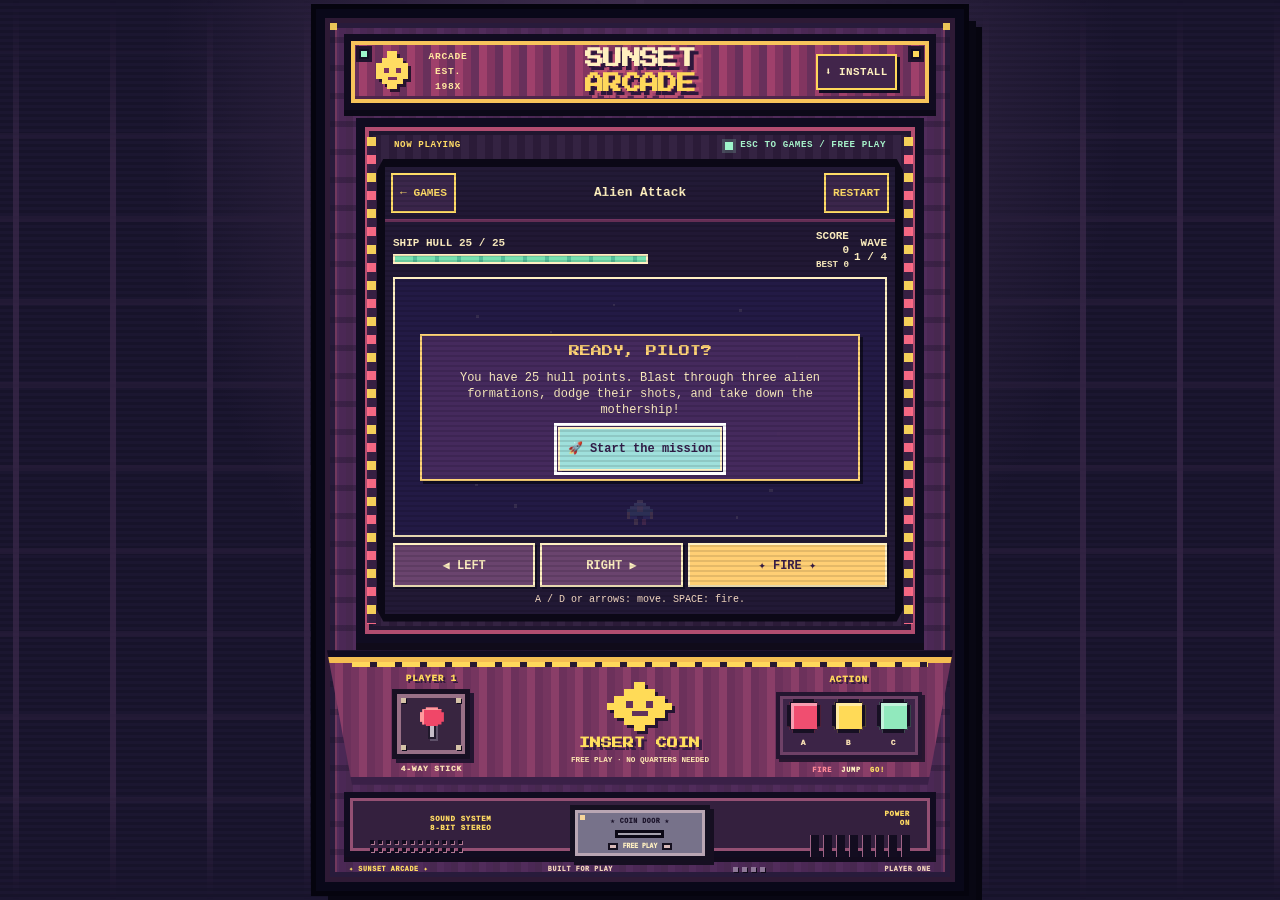
<file: games/alien-attack.html>
<!doctype html>
<html lang="en">
<head>
  <meta charset="utf-8">
  <meta name="viewport" content="width=device-width, initial-scale=1">
  <meta name="theme-color" content="#241a46">
  <title>Alien Attack · Sunset Arcade</title>
  <link rel="icon" href="../Pixel%20Star%20Gamer%20Icon.png" type="image/png">
  <link rel="stylesheet" href="../arcade.css">
  <style>
    .space-game { width: min(100%, 820px); }
    .space-hud { width: min(100%, 700px); margin: 1.25rem auto .8rem; display: grid; grid-template-columns: 1fr auto 1fr; align-items: center; gap: .75rem; text-align: left; font-weight: bold; }
    .hud-score { text-align: center; }
    .hud-wave { text-align: right; }
    .health-track, .boss-track { height: 17px; margin-top: .35rem; border: 2px solid #fff0c2; background: #342347; box-shadow: 2px 2px #241a46; }
    .health-fill { height: 100%; width: 100%; background: repeating-linear-gradient(90deg,#78e1b0 0 18px,#54bf9a 18px 22px); transition: width .2s steps(4,end); }
    .boss-hud { display: none; width: min(100%,700px); margin: 0 auto .65rem; text-align: left; color: #ffd3e6; font-weight: bold; }
    .boss-hud.show { display: block; }
    .boss-fill { height: 100%; width: 100%; background: repeating-linear-gradient(90deg,#fb658d 0 18px,#d74479 18px 22px); transition: width .15s steps(3,end); }
    .space-screen { position: relative; width: min(100%,700px); aspect-ratio: 7 / 5; margin: 0 auto; overflow: hidden; border: 4px solid #fff0c2; background: #201c42; box-shadow: 7px 7px #332044; touch-action: none; overscroll-behavior: contain; }
    .space-svg { display: block; width: 100%; height: 100%; image-rendering: pixelated; }
    .space-overlay { position: absolute; inset: 0; z-index: 4; display: grid; place-items: center; padding: 1rem; background: #241a46df; }
    .space-overlay[hidden] { display: none; }
    .overlay-card { width: min(100%, 440px); padding: clamp(.8rem,4vw,1.5rem); border: 3px solid #ffd477; background: #482b5fee; box-shadow: 6px 6px #17142d; }
    .overlay-card h2 { margin: .25rem 0 .75rem; color: #ffd477; font: 1rem/1.8 "Press Start 2P","Courier New",monospace; }
    .overlay-card p { margin: .5rem 0 1rem; line-height: 1.5; }
    .space-start { min-height: 48px; padding: .75rem 1rem; border: 3px solid #fff0c2; color: #351f4c; background: #9fe0dc; box-shadow: 4px 4px #241a46; font: bold 1rem "Courier New",monospace; cursor: pointer; touch-action: manipulation; }
    .space-start:hover { transform: translateY(-2px); }
    .space-controls { width: min(100%,700px); margin: 1rem auto 0; display: grid; grid-template-columns: 1fr 1fr 1.4fr; gap: .65rem; touch-action: none; overscroll-behavior: contain; user-select: none; -webkit-user-select: none; }
    .space-control { min-height: 54px; border: 3px solid #fff0c2; color: #fff0c2; background: #69436d; box-shadow: 4px 4px #332044; font: bold 1.2rem "Courier New",monospace; touch-action: none; user-select: none; -webkit-user-select: none; }
    .space-control.fire-control { color: #391e49; background: #ffcf73; }
    .space-control:active, .space-control.held { transform: translateY(3px); box-shadow: 1px 1px #332044; background: #956080; }
    .space-control.fire-control:active, .space-control.fire-control.held { background: #ffab59; }
    .space-help { margin: .8rem auto 0; color: #ffe2ca; font-size: .9rem; line-height: 1.5; }
    .engine-pixel { animation: engine .22s steps(2,end) infinite alternate; }
    .pixel-shot { animation: shot-glow .12s steps(2,end) infinite alternate; }
    @keyframes engine { to { opacity: .55; } }
    @keyframes shot-glow { to { opacity: .68; } }
    @media(max-width:560px){
      .space-game { padding-left: .65rem; padding-right: .65rem; }
      .space-hud { grid-template-columns: 1fr auto; font-size: .86rem; gap: .45rem .6rem; }
      .hud-score { grid-column: 1; grid-row: 2; text-align: left; }
      .hud-wave { grid-column: 2; grid-row: 2; }
      .health-track, .boss-track { height: 14px; }
      .space-screen { aspect-ratio: 5 / 4; }
      .space-controls { gap: .5rem; margin-top: .85rem; }
      .space-control { min-height: 58px; font-size: 1.25rem; }
      .space-help { font-size: .82rem; }
      .overlay-card h2 { font-size: .78rem; }
      .overlay-card p { font-size: .9rem; }
    }
    @media(prefers-reduced-motion:reduce){.engine-pixel,.pixel-shot{animation:none}}
  </style>
  <link rel="stylesheet" href="../game-shell.css">
  <script src="../game-shell.js"></script>
</head>
<body>
  <main class="game-page space-game">
    <a class="back-link" href="../index.html">← BACK TO THE ARCADE</a>
    <div class="pixel-sun" aria-hidden="true">✦</div>
    <p class="eyebrow">A LITTLE TROUBLE IN THE GALAXY</p>
    <h1>Alien Attack</h1>
    <p class="game-description">Fly along the bottom while alien fleets follow from above. Dodge their aimed fire and blast through three waves to reach the boss!</p>

    <div class="space-hud" aria-label="Game status">
      <div class="hud-health">SHIP HULL <span id="health-readout">25 / 25</span><div class="health-track" role="meter" aria-label="Ship health" aria-valuemin="0" aria-valuemax="25" aria-valuenow="25"><div class="health-fill" id="health-fill"></div></div></div>
      <div class="hud-score">SCORE<br><span id="score-readout">0</span><br><small>BEST <span id="best-readout">0</span></small></div>
      <div class="hud-wave">WAVE<br><span id="wave-readout">1 / 4</span></div>
    </div>
    <div class="boss-hud" id="boss-hud">MOTHERSHIP HULL<div class="boss-track" role="meter" aria-label="Mothership health" aria-valuemin="0" aria-valuemax="40" aria-valuenow="40"><div class="boss-fill" id="boss-fill"></div></div></div>

    <div class="space-screen" id="space-screen" aria-label="Pixel art space battle">
      <svg class="space-svg" id="space-svg" viewBox="0 0 480 320" role="img" aria-label="A tiny pixel spaceship faces an alien fleet among the stars" shape-rendering="crispEdges">
        <defs>
          <g id="ship-art">
            <rect x="12" y="0" width="8" height="4" fill="#fff0c2"/><rect x="8" y="4" width="16" height="4" fill="#9fe0dc"/><rect x="4" y="8" width="24" height="4" fill="#9fe0dc"/><rect x="0" y="12" width="32" height="8" fill="#65c9c0"/><rect x="4" y="20" width="8" height="4" fill="#5b73b9"/><rect x="20" y="20" width="8" height="4" fill="#5b73b9"/><rect x="12" y="8" width="8" height="8" fill="#fff0c2"/><rect x="0" y="16" width="4" height="8" fill="#ffcf73"/><rect x="28" y="16" width="4" height="8" fill="#ffcf73"/>
          </g>
          <g id="alien-art">
            <rect x="8" y="0" width="8" height="4" fill="#cbff8c"/><rect x="4" y="4" width="16" height="4" fill="#9be26f"/><rect x="0" y="8" width="24" height="8" fill="#77d28a"/><rect x="4" y="16" width="4" height="4" fill="#77d28a"/><rect x="16" y="16" width="4" height="4" fill="#77d28a"/><rect x="4" y="8" width="4" height="4" fill="#30264f"/><rect x="16" y="8" width="4" height="4" fill="#30264f"/><rect x="0" y="4" width="4" height="4" fill="#ffd477"/><rect x="20" y="4" width="4" height="4" fill="#ffd477"/>
          </g>
          <g id="alien-blue-art">
            <rect x="8" y="0" width="8" height="4" fill="#b8e6ff"/><rect x="4" y="4" width="16" height="4" fill="#7dc4f0"/><rect x="0" y="8" width="24" height="8" fill="#608ed2"/><rect x="4" y="16" width="4" height="4" fill="#608ed2"/><rect x="16" y="16" width="4" height="4" fill="#608ed2"/><rect x="4" y="8" width="4" height="4" fill="#30264f"/><rect x="16" y="8" width="4" height="4" fill="#30264f"/><rect x="0" y="4" width="4" height="4" fill="#ffe59b"/><rect x="20" y="4" width="4" height="4" fill="#ffe59b"/>
          </g>
          <g id="boss-art">
            <rect x="24" y="0" width="16" height="8" fill="#ffd477"/><rect x="16" y="8" width="32" height="8" fill="#ff8eab"/><rect x="8" y="16" width="48" height="8" fill="#ec5d8e"/><rect x="0" y="24" width="64" height="24" fill="#d74783"/><rect x="8" y="48" width="48" height="8" fill="#d74783"/><rect x="16" y="56" width="8" height="8" fill="#f4779a"/><rect x="40" y="56" width="8" height="8" fill="#f4779a"/><rect x="8" y="28" width="8" height="8" fill="#fff0c2"/><rect x="48" y="28" width="8" height="8" fill="#fff0c2"/><rect x="0" y="8" width="8" height="16" fill="#ffd477"/><rect x="56" y="8" width="8" height="16" fill="#ffd477"/><rect x="24" y="32" width="16" height="8" fill="#632f72"/><rect x="24" y="40" width="16" height="4" fill="#fff0c2"/>
          </g>
        </defs>
        <rect width="480" height="320" fill="#201c42"/>
        <path d="M35 45h4v4h-4zm92 20h3v3h-3zm237-28h4v4h-4zM435 96h3v3h-3zM55 137h4v4h-4zm89 62h3v3h-3zm267-7h4v4h-4zM34 256h3v3h-3zm112-46h4v4h-4zm214 87h3v3h-3zM402 263h4v4h-4zM206 31h3v3h-3zm131 119h3v3h-3zM82 282h4v4h-4z" fill="#fff0c2" opacity=".8"/>
        <g id="enemy-layer"></g><g id="projectile-layer"></g><g id="effect-layer"></g>
        <g id="boss" transform="translate(208 34)" style="display:none"><use href="#boss-art" x="0" y="0"/></g>
        <g id="player" transform="translate(224 276)"><g class="engine-pixel"><rect x="8" y="24" width="6" height="8" fill="#ffcf73"/><rect x="18" y="24" width="6" height="8" fill="#ff806c"/></g><use href="#ship-art" x="0" y="0"/></g>
      </svg>
      <div class="space-overlay" id="space-overlay">
        <div class="overlay-card"><h2 id="overlay-title">READY, PILOT?</h2><p id="overlay-copy">You have 25 hull points. Blast through three alien formations, dodge their shots, and take down the mothership!</p><button class="space-start" id="start-game" type="button">🚀 Start the mission</button></div>
      </div>
    </div>

    <div class="space-controls" aria-label="Spaceship controls">
      <button class="space-control" id="move-left" type="button" aria-label="Move left">◀ LEFT</button>
      <button class="space-control" id="move-right" type="button" aria-label="Move right">RIGHT ▶</button>
      <button class="space-control fire-control" id="fire-button" type="button" aria-label="Fire laser">✦ FIRE ✦</button>
    </div>
    <p class="space-help">Keyboard: ← → or A / D to fly, SPACE to fire. On a phone, hold the buttons!</p>
  </main>
  <script>
    (() => {
      const svg = document.querySelector("#space-svg");
      const screen = document.querySelector("#space-screen");
      const player = document.querySelector("#player");
      const enemyLayer = document.querySelector("#enemy-layer");
      const shotLayer = document.querySelector("#projectile-layer");
      const effectLayer = document.querySelector("#effect-layer");
      const boss = document.querySelector("#boss");
      const overlay = document.querySelector("#space-overlay");
      const overlayTitle = document.querySelector("#overlay-title");
      const overlayCopy = document.querySelector("#overlay-copy");
      const startButton = document.querySelector("#start-game");
      const healthReadout = document.querySelector("#health-readout");
      const healthFill = document.querySelector("#health-fill");
      const healthMeter = healthFill.parentElement;
      const scoreReadout = document.querySelector("#score-readout");
      const bestReadout = document.querySelector("#best-readout");
      const waveReadout = document.querySelector("#wave-readout");
      const bossHud = document.querySelector("#boss-hud");
      const bossFill = document.querySelector("#boss-fill");
      const bossMeter = bossFill.parentElement;
      const held = { left: false, right: false, fire: false };
      const keyState = new Set();
      const W = 480, H = 320, MAX_HP = 25, BOSS_HP = 40;
      let x = W / 2, hp = MAX_HP, score = 0, best = 0, wave = 1;
      let enemies = [], minions = [], shots = [], enemyShots = [], bossHp = BOSS_HP;
      let bossMode = false, running = false, lastTime = 0, playerFireAt = 0, enemyFireAt = 0;
      let animation = 0, transitionTimer = 0, invulnerableUntil = 0, bossX = W / 2 - 32;
      let hiddenAt = null;

      function releaseControls() {
        keyState.clear();
        held.left = held.right = held.fire = false;
        document.querySelectorAll(".space-control").forEach(button => button.classList.remove("held"));
      }

      try { best = Number(localStorage.getItem("alienAttackBest")) || 0; } catch (_) { /* storage may be disabled */ }
      if (!Number.isFinite(best) || best < 0) best = 0;
      bestReadout.textContent = String(best);

      function svgEl(tag, attrs = {}) {
        const node = document.createElementNS("http://www.w3.org/2000/svg", tag);
        for (const [name, value] of Object.entries(attrs)) node.setAttribute(name, value);
        return node;
      }
      function updateHud() {
        healthReadout.textContent = `${hp} / ${MAX_HP}`;
        healthFill.style.width = `${hp / MAX_HP * 100}%`;
        healthMeter.setAttribute("aria-valuenow", hp);
        scoreReadout.textContent = String(score);
        if (score > best) {
          best = score;
          bestReadout.textContent = String(best);
          try { localStorage.setItem("alienAttackBest", String(best)); } catch (_) { /* storage may be disabled */ }
        }
        waveReadout.textContent = bossMode ? "BOSS!" : `${wave} / 4`;
        bossFill.style.width = `${bossHp / BOSS_HP * 100}%`;
        bossMeter.setAttribute("aria-valuenow", bossHp);
      }
      function makeEnemy(index, row, col, startX) {
        const enemyX = startX + col * 62;
        const enemyY = 45 + row * 42;
        const group = svgEl("g", { transform: `translate(${enemyX} ${enemyY})`, "data-id": index });
        const sprite = svgEl("use", { href: row === 0 ? "#alien-art" : "#alien-blue-art", x: 0, y: 0 });
        group.append(sprite);
        enemyLayer.append(group);
        return { x: enemyX, y: enemyY, node: group };
      }
      function makeWave() {
        clearShots();
        enemies = [];
        clearMinions();
        enemyLayer.replaceChildren();
        bossMode = false;
        boss.style.display = "none";
        bossHud.classList.remove("show");
        const rows = wave === 1 ? 2 : wave === 2 ? 3 : 4;
        const cols = wave === 1 ? 5 : wave === 2 ? 6 : 7;
        const formationWidth = (cols - 1) * 62 + 24;
        const startX = (W - formationWidth) / 2;
        let id = 0;
        for (let r = 0; r < rows; r++) for (let c = 0; c < cols; c++) enemies.push(makeEnemy(id++, r, c, startX));
        enemyFireAt = performance.now() + 700;
        updateHud();
      }
      function makeBoss() {
        clearShots();
        enemies = [];
        clearMinions();
        enemyLayer.replaceChildren();
        bossMode = true;
        bossHp = BOSS_HP;
        bossX = W / 2 - 32;
        boss.setAttribute("transform", `translate(${bossX} 34)`);
        boss.style.display = "block";
        bossHud.classList.add("show");
        enemyFireAt = performance.now() + 900;
        updateHud();
      }
      function addShot(xPos, yPos, fromEnemy = false, color = "#9fe0dc", width = 4, height = 12, velocityX = 0, velocityY = fromEnemy ? 155 : -280) {
        const node = svgEl("rect", { x: xPos - width / 2, y: yPos, width, height, fill: color, class: "pixel-shot" });
        shotLayer.append(node);
        (fromEnemy ? enemyShots : shots).push({ x: xPos, y: yPos, node, velocityX, velocityY, width, height });
      }
      function clearMinions() {
        for (const minion of minions) minion.node.remove();
        minions = [];
      }
      function launchMinions() {
        const offsets = [-30, 0, 30];
        for (const offset of offsets) {
          const minionX = Math.max(8, Math.min(W - 32, bossX + 20 + offset));
          const node = svgEl("g", { transform: `translate(${minionX} 104)` });
          node.append(svgEl("use", { href: "#alien-blue-art", x: 0, y: 0 }));
          enemyLayer.append(node);
          minions.push({ x: minionX, y: 104, node });
        }
        addBurst(bossX + 32, 100, "#b8e6ff");
      }
      function addBurst(xPos, yPos, color = "#ffd477") {
        const g = svgEl("g", { transform: `translate(${xPos} ${yPos})` });
        for (const [dx, dy, size] of [[-8,0,4],[8,0,4],[0,-8,4],[0,8,4],[-5,-5,3],[5,5,3]]) g.append(svgEl("rect", { x: dx, y: dy, width: size, height: size, fill: color }));
        effectLayer.append(g);
        window.setTimeout(() => g.remove(), 170);
      }
      function damagePlayer(amount, now) {
        if (now < invulnerableUntil || !running) return;
        hp = Math.max(0, hp - amount);
        invulnerableUntil = now + 500;
        updateHud();
        addBurst(x, 282, "#ff806c");
        if (hp <= 0) endGame(false);
      }
      function clearShots() {
        shots = [];
        enemyShots = [];
        shotLayer.replaceChildren();
      }
      function nextWave() {
        if (wave < 3) {
          wave++;
          waveReadout.textContent = `${wave} / 4`;
          transitionTimer = performance.now() + 800;
          overlayTitle.textContent = `WAVE ${wave}`;
          overlayCopy.textContent = ["The aliens are getting organized!", "A bigger formation is heading your way!"][wave - 2];
          overlay.querySelector(".overlay-card").classList.add("between-waves");
          overlay.style.background = "#241a4688";
          overlay.hidden = false;
          return;
        }
        wave = 4;
        makeBoss();
        overlayTitle.textContent = "MOTHERSHIP INCOMING!";
        overlayCopy.textContent = "The mothership fires a five-shot fan and sometimes sends three little aliens after you!";
        overlay.querySelector(".overlay-card").classList.add("between-waves");
        overlay.style.background = "#241a4688";
        overlay.hidden = false;
        transitionTimer = performance.now() + 1100;
        updateHud();
      }
      function endGame(victory) {
        if (!running) return;
        running = false;
        releaseControls();
        cancelAnimationFrame(animation);
        transitionTimer = 0;
        clearShots();
        clearMinions();
        overlay.hidden = false;
        overlay.style.background = "#241a46df";
        overlay.querySelector(".overlay-card").classList.remove("between-waves");
        overlayTitle.textContent = victory ? "GALAXY SAVED!" : "GAME OVER";
        overlayCopy.textContent = victory
          ? `You blasted the mothership! Final score: ${score}. Best score: ${best}. You are a star pilot!`
          : `Your ship took ${MAX_HP - hp} hits. Final score: ${score}. ${score > 0 ? "One more mission?" : "The galaxy is counting on you!"}`;
        startButton.textContent = victory ? "🚀 Play again" : "↻ Try again";
      }
      function startGame() {
        cancelAnimationFrame(animation);
        transitionTimer = 0;
        hiddenAt = null;
        running = true;
        x = W / 2;
        hp = MAX_HP;
        score = 0;
        wave = 1;
        bossHp = BOSS_HP;
        bossMode = false;
        lastTime = performance.now();
        playerFireAt = 0;
        invulnerableUntil = 0;
        releaseControls();
        effectLayer.replaceChildren();
        player.setAttribute("transform", `translate(${x - 16} 276)`);
        player.style.opacity = "1";
        overlay.hidden = true;
        overlay.querySelector(".overlay-card").classList.remove("between-waves");
        overlay.style.background = "#241a46df";
        startButton.textContent = "🚀 Start the mission";
        clearShots();
        clearMinions();
        makeWave();
        updateHud();
        animation = requestAnimationFrame(frame);
      }
      function firePlayer(now) {
        if (!running || document.hidden || transitionTimer || now < playerFireAt) return;
        addShot(x, 265, false, "#9fe0dc", 5, 14);
        playerFireAt = now + 200;
      }
      function enemyFire(now) {
        if (now < enemyFireAt) return;
        if (bossMode) {
          if (Math.random() < .68) {
            for (const angle of [-60, -30, 0, 30, 60]) {
              const radians = angle * Math.PI / 180;
              const speed = 175;
              addShot(bossX + 32, 101, true, "#ff729d", 7, 15, Math.sin(radians) * speed, Math.cos(radians) * speed);
            }
          } else {
            launchMinions();
          }
          enemyFireAt = now + Math.max(900, 1550 - (BOSS_HP - bossHp) * 8) + Math.random() * 450;
        } else if (enemies.length) {
          const shooter = enemies[Math.floor(Math.random() * enemies.length)];
          const shotX = shooter.x + 12;
          const aim = Math.max(-90, Math.min(90, (x - shotX) * .32));
          addShot(shotX, shooter.y + 20, true, "#ff9c88", 5, 10, aim);
          if (wave >= 3 && Math.random() > .45) addShot(shotX, shooter.y + 20, true, "#ffd477", 4, 9, aim * .65);
          enemyFireAt = now + Math.max(450, 1400 - wave * 220 - score * 2);
        }
      }
      function frame(now) {
        if (!running) return;
        const dt = Math.min((now - lastTime) / 1000, .04);
        lastTime = now;
        if (transitionTimer) {
          if (now >= transitionTimer) {
            transitionTimer = 0;
            overlay.hidden = true;
            if (bossMode) { /* boss already in place */ } else makeWave();
          }
          animation = requestAnimationFrame(frame);
          return;
        }
        const left = held.left || keyState.has("arrowleft") || keyState.has("a");
        const right = held.right || keyState.has("arrowright") || keyState.has("d");
        const firing = held.fire || keyState.has(" ");
        if (left) x -= 230 * dt;
        if (right) x += 230 * dt;
        x = Math.max(18, Math.min(W - 18, x));
        player.setAttribute("transform", `translate(${x - 16} 276)`);
        player.style.opacity = now < invulnerableUntil && Math.floor(now / 70) % 2 ? ".35" : "1";
        if (firing) firePlayer(now);

        if (bossMode) {
          const targetBossX = Math.max(12, Math.min(W - 76, x - 32));
          const bossStep = 140 * dt;
          bossX += Math.max(-bossStep, Math.min(bossStep, targetBossX - bossX));
          boss.setAttribute("transform", `translate(${bossX} 34)`);
          enemyFire(now);
          for (const minion of minions) {
            const targetX = x - 12;
            const minionStep = 58 * dt;
            minion.x += Math.max(-minionStep, Math.min(minionStep, targetX - minion.x));
            minion.y += 68 * dt;
            minion.node.setAttribute("transform", `translate(${minion.x} ${minion.y})`);
            if (minion.y > 258 && Math.abs(minion.x + 12 - x) < 23) {
              addBurst(minion.x + 12, minion.y + 10, "#b8e6ff");
              minion.node.remove();
              minion.dead = true;
              damagePlayer(2, now);
              if (!running) return;
            } else if (minion.y > H) {
              minion.node.remove();
              minion.dead = true;
            }
          }
          minions = minions.filter(minion => !minion.dead);
        } else {
          if (enemies.length) {
            let minX = Infinity, maxX = -Infinity;
            for (const enemy of enemies) {
              minX = Math.min(minX, enemy.x);
              maxX = Math.max(maxX, enemy.x + 24);
            }
            const formationWidth = maxX - minX;
            const targetLeft = Math.max(15, Math.min(W - 15 - formationWidth, x - formationWidth / 2));
            const followStep = (150 + wave * 10) * dt;
            const formationShift = Math.max(-followStep, Math.min(followStep, targetLeft - minX));
            for (const enemy of enemies) {
              enemy.x += formationShift;
              enemy.node.setAttribute("transform", `translate(${enemy.x} ${enemy.y})`);
            }
          }
          enemyFire(now);
          if (!enemies.length) {
            nextWave();
            animation = requestAnimationFrame(frame);
            return;
          }
        }

        for (const shot of shots) {
          shot.y += shot.velocityY * dt;
          shot.node.setAttribute("y", shot.y);
          if (shot.y < -20) { shot.node.remove(); shot.dead = true; continue; }
          if (bossMode) {
            const minion = minions.find(m => !m.dead && shot.x >= m.x - 3 && shot.x <= m.x + 27 && shot.y <= m.y + 22 && shot.y + shot.height >= m.y);
            if (minion) {
              shot.node.remove(); shot.dead = true; minion.node.remove(); minion.dead = true; score += 100; addBurst(minion.x + 12, minion.y + 10, "#cbff8c"); updateHud();
            } else if (shot.x >= bossX && shot.x <= bossX + 64 && shot.y < 96 && shot.y > 34) {
              shot.node.remove(); shot.dead = true; bossHp--; score += 10; addBurst(shot.x, Math.max(35, shot.y), "#ffd477"); updateHud();
              if (bossHp <= 0) {
                score += 1000;
                updateHud();
                endGame(true);
                return;
              }
            }
          } else {
            const target = enemies.find(e => shot.x >= e.x - 3 && shot.x <= e.x + 27 && shot.y <= e.y + 22 && shot.y + 14 >= e.y);
            if (target) {
              shot.node.remove(); shot.dead = true; target.node.remove(); enemies = enemies.filter(e => e !== target); score += 100; addBurst(target.x + 12, target.y + 10, "#cbff8c"); updateHud();
            }
          }
        }
        shots = shots.filter(s => !s.dead);
        minions = minions.filter(minion => !minion.dead);
        for (const shot of enemyShots) {
          shot.y += shot.velocityY * dt;
          shot.x += shot.velocityX * dt;
          shot.node.setAttribute("x", shot.x - shot.width / 2);
          shot.node.setAttribute("y", shot.y);
          if (shot.y > H || shot.x < -20 || shot.x > W + 20) { shot.node.remove(); shot.dead = true; continue; }
          if (shot.y > 268 && shot.y < 305 && Math.abs(shot.x - x) < 21) {
            shot.node.remove(); shot.dead = true; damagePlayer(1, now);
            if (!running) return;
          }
        }
        enemyShots = enemyShots.filter(s => !s.dead);
        animation = requestAnimationFrame(frame);
      }

      function bindHold(button, prop) {
        button.addEventListener("pointerdown", event => {
          event.preventDefault();
          if (!running) return;
          held[prop] = true;
          button.classList.add("held");
          if (prop === "fire") firePlayer(performance.now());
          button.setPointerCapture?.(event.pointerId);
        });
        const release = () => { held[prop] = false; button.classList.remove("held"); };
        button.addEventListener("pointerup", release);
        button.addEventListener("pointercancel", release);
        button.addEventListener("lostpointercapture", release);
        button.addEventListener("contextmenu", event => event.preventDefault());
      }
      bindHold(document.querySelector("#move-left"), "left");
      bindHold(document.querySelector("#move-right"), "right");
      bindHold(document.querySelector("#fire-button"), "fire");
      window.addEventListener("keydown", event => {
        if (!running) return;
        const key = event.key.toLowerCase();
        if (!["arrowleft", "arrowright", "a", "d", " "].includes(key)) return;
        event.preventDefault();
        if (key === " " && !keyState.has(key)) firePlayer(performance.now());
        keyState.add(key);
      });
      window.addEventListener("keyup", event => keyState.delete(event.key.toLowerCase()));
      window.addEventListener("blur", releaseControls);
      document.addEventListener("visibilitychange", () => {
        releaseControls();
        if (document.hidden) {
          if (running && hiddenAt === null) hiddenAt = performance.now();
          cancelAnimationFrame(animation);
        } else if (running && hiddenAt !== null) {
          const now = performance.now();
          const pausedFor = now - hiddenAt;
          playerFireAt += pausedFor;
          enemyFireAt += pausedFor;
          invulnerableUntil += pausedFor;
          if (transitionTimer) transitionTimer += pausedFor;
          hiddenAt = null;
          lastTime = now;
          animation = requestAnimationFrame(frame);
        }
      });
      startButton.addEventListener("click", startGame);
      updateHud();
    })();
  </script>
</body>
</html>
</file>
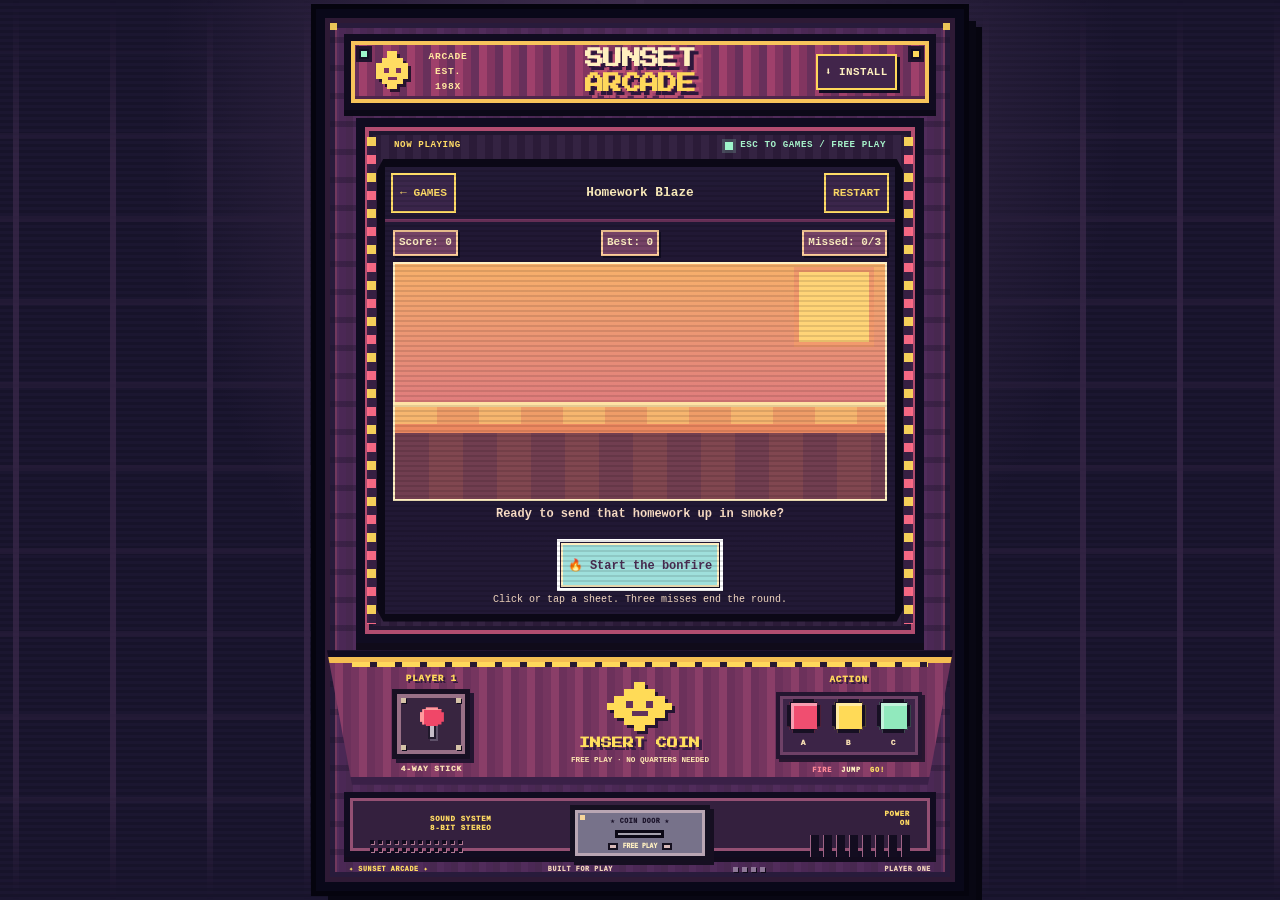
<file: games/homework-blaze.html>
<!doctype html>
<html lang="en">

<head>
    <meta charset="utf-8">
    <meta name="viewport" content="width=device-width, initial-scale=1">

    <title>Homework Blaze · Sunset Arcade</title>

    <link
        rel="icon"
        href="../Pixel%20Star%20Gamer%20Icon.png"
        type="image/png"
    >

    <link rel="stylesheet" href="../arcade.css">

    <style>
        .homework-game {
            width: min(100%, 760px);
        }

        .game-hud {
            display: flex;
            justify-content: space-between;
            gap: 1rem;
            margin: 1.5rem auto 0;
            width: min(100%, 600px);
            font-weight: bold;
        }

        .game-hud span {
            padding: .55rem .8rem;
            border: 2px solid #ffcf9b;
            background: #754366;
            box-shadow: 3px 3px #332044;
        }

        .desk-scene {
            position: relative;
            width: min(100%, 600px);
            height: clamp(330px, 58vw, 430px);
            margin: 1.25rem auto 1rem;
            overflow: hidden;
            border: 4px solid #fff0c2;
            background: linear-gradient(
                #f8b16b 0%,
                #dc7480 69%,
                #b7597c 100%
            );
            box-shadow: 7px 7px #332044;
            isolation: isolate;
        }

        .desk-sun {
            position: absolute;
            top: 1rem;
            right: 1.5rem;
            width: 54px;
            height: 54px;
            background: #ffd477;
            box-shadow:
                0 0 0 8px #ffd477,
                0 0 0 13px #f29a6d;
        }

        .desk-sill {
            position: absolute;
            inset: auto 0 75px;
            height: 22px;
            background: repeating-linear-gradient(
                90deg,
                #f7b66f 0 42px,
                #ef9d68 42px 84px
            );
            border-top: 5px solid #ffe2a5;
        }

        .desk {
            position: absolute;
            z-index: 4;
            inset: auto 0 0;
            height: 75px;
            background: repeating-linear-gradient(
                90deg,
                #713e50 0 34px,
                #814750 34px 68px
            );
            border-top: 9px solid #ed8961;
        }

        .falling-sheet {
            position: absolute;
            z-index: 3;
            top: 0;
            left: 50%;
            width: 90px;
            height: 112px;
            padding: 0;
            border: 0;
            background: transparent;
            transform: translate(-50%, -140px);
            cursor: inherit;
            touch-action: manipulation;
        }

        .falling-sheet[hidden] {
            display: none;
        }

        .paper-art {
            display: block;
            width: 90px;
            height: 112px;
            image-rendering: pixelated;
            filter: drop-shadow(5px 6px #754366);
        }

        .falling-sheet:hover .paper-art {
            transform: scale(1.08) rotate(-3deg);
        }

        .desk-flame {
            position: absolute;
            z-index: 5;
            width: 22px;
            height: 28px;
            background: #ffdb61;
            clip-path: polygon(
                42% 0,
                66% 26%,
                61% 43%,
                100% 39%,
                92% 77%,
                70% 100%,
                21% 95%,
                0 69%,
                18% 46%,
                23% 24%
            );
            filter: drop-shadow(3px 3px #dc4e64);
            pointer-events: none;
            animation: pop .35s steps(3, end);
        }

        .desk-flame:after {
            content: "";
            position: absolute;
            inset: 10px 6px 3px;
            background: #f47755;
            clip-path: polygon(
                50% 0,
                100% 45%,
                79% 100%,
                20% 100%,
                0 50%
            );
        }

        @keyframes pop {
            from {
                transform: scale(.4);
                opacity: .5;
            }

            to {
                transform: scale(1);
                opacity: 1;
            }
        }

        .game-message {
            min-height: 1.8em;
            color: #ffe2ca;
            font-weight: bold;
        }

        .game-actions {
            display: flex;
            justify-content: center;
            gap: .9rem;
            flex-wrap: wrap;
        }

        .game-button {
            min-height: 48px;
            padding: .8rem 1rem;
            border: 3px solid #fff0c2;
            color: #482b50;
            background: #9fe0dc;
            box-shadow: 4px 4px #332044;
            font: bold 1rem "Courier New", monospace;
            cursor: pointer;
        }

        .game-button.secondary {
            color: #fff0c2;
            background: #754366;
        }

        .game-help {
            color: #ffe2ca;
            font-size: .9rem;
            line-height: 1.5;
        }

        @media (max-width: 480px) {
            .game-hud {
                font-size: .85rem;
                gap: .4rem;
            }

            .game-hud span {
                padding: .45rem;
            }

            .falling-sheet,
            .paper-art {
                width: 80px;
                height: 100px;
            }
        }
    </style>
  <link rel="stylesheet" href="../game-shell.css">
  <script src="../game-shell.js"></script>
</head>

<body>

    <main class="game-page homework-game">

        <a class="back-link" href="../index.html">
            ← BACK TO THE ARCADE
        </a>

        <div class="pixel-sun" aria-hidden="true">✦</div>

        <p class="eyebrow">A MATHEMATICAL MELTDOWN</p>

        <h1>Homework Blaze</h1>

        <p class="game-description">
            Click each math sheet to turn it into a tiny pixel fire before it lands on the desk!
        </p>

        <div class="game-hud" aria-label="Game score">
            <span>Score: <b id="score">0</b></span>
            <span>Best: <b id="best">0</b></span>
            <span>Missed: <b id="missed">0</b>/3</span>
        </div>

        <div
            class="desk-scene"
            id="desk-scene"
            aria-label="Falling pixel math homework above a desk"
        >
            <div class="desk-sun" aria-hidden="true"></div>

            <div class="desk-sill" aria-hidden="true"></div>

            <button
                class="falling-sheet"
                id="falling-sheet"
                type="button"
                aria-label="Burn the falling math homework"
                hidden
            >
                <svg
                    class="paper-art"
                    viewBox="0 0 18 22"
                    role="img"
                    aria-label="Pixel math homework"
                    shape-rendering="crispEdges"
                >
                    <rect x="2" width="13" height="2" fill="#fff0c2"/>
                    <rect y="2" width="17" height="16" fill="#fff0c2"/>
                    <rect x="2" y="18" width="13" height="2" fill="#fff0c2"/>

                    <rect x="4" y="4" width="9" height="2" fill="#d97873"/>

                    <rect x="3" y="8" width="2" height="2" fill="#6c5478"/>
                    <rect x="6" y="8" width="7" height="1" fill="#8c6682"/>

                    <rect x="3" y="11" width="2" height="2" fill="#6c5478"/>
                    <rect x="6" y="11" width="8" height="1" fill="#8c6682"/>

                    <rect x="3" y="14" width="2" height="2" fill="#6c5478"/>
                    <rect x="6" y="14" width="5" height="1" fill="#8c6682"/>
                </svg>
            </button>

            <div class="desk" aria-hidden="true"></div>
        </div>

        <p class="game-message" id="game-message" aria-live="polite">
            Ready to send that homework up in smoke?
        </p>

        <div class="game-actions">
            <button class="game-button" id="start-button">
                🔥 Start the bonfire
            </button>

            <button class="game-button secondary" id="reset-button" hidden>
                ↻ Play again
            </button>
        </div>

        <p class="game-help">
            Three pages can hit the desk before the bell rings!
            Your best score stays saved on this device.
        </p>

    </main>

    <script>
        (() => {
            const scene = document.querySelector("#desk-scene");
            const sheet = document.querySelector("#falling-sheet");
            const scoreLabel = document.querySelector("#score");
            const bestLabel = document.querySelector("#best");
            const missedLabel = document.querySelector("#missed");
            const message = document.querySelector("#game-message");
            const startButton = document.querySelector("#start-button");
            const resetButton = document.querySelector("#reset-button");

            let best = 0;

            try {
                best = Number(localStorage.getItem("homeworkBlazeBest")) || 0;
            } catch (_) {}

            if (!Number.isFinite(best) || best < 0) best = 0;
            bestLabel.textContent = String(best);

            let running = false;
            let score = 0;
            let missed = 0;
            let y = 0;
            let lastFrame = 0;
            let spawnTimer = 0;
            let animationFrame = 0;
            let speed = 90;
            let roundId = 0;

            function update() {
                scoreLabel.textContent = String(score);
                missedLabel.textContent = String(missed);
            }

            function spawn() {
                if (!running) return;

                const currentRound = roundId;

                // Hidden elements have zero dimensions; measure the visible sheet.
                sheet.hidden = false;
                y = -sheet.offsetHeight - 8;

                const availableWidth = Math.max(0, scene.clientWidth - sheet.offsetWidth);
                const margin = Math.min(20, availableWidth / 2);

                sheet.style.left = (
                    margin + Math.random() * (availableWidth - margin * 2) + sheet.offsetWidth / 2
                ) + "px";

                sheet.style.transform = "translate(-50%," + y + "px)";
                lastFrame = performance.now();

                animationFrame = requestAnimationFrame(
                    now => fall(now, currentRound)
                );
            }

            function fall(now, currentRound) {
                if (!running || currentRound !== roundId) return;

                const delta = Math.min(
                    (now - lastFrame) / 1000,
                    .05
                );

                lastFrame = now;
                y += speed * delta;

                sheet.style.transform =
                    "translate(-50%," + y + "px) rotate(" +
                    Math.sin(now / 280) * 3 + "deg)";

                if (y + sheet.offsetHeight >= scene.clientHeight - 75) {
                    sheet.hidden = true;
                    missed++;

                    update();

                    if (missed >= 3) {
                        finish();
                        return;
                    }

                    message.textContent =
                        "One escaped the bonfire! Watch the next one!";

                    spawnTimer = setTimeout(() => {
                        if (running && currentRound === roundId) {
                            spawn();
                        }
                    }, 500);

                    return;
                }

                animationFrame = requestAnimationFrame(
                    next => fall(next, currentRound)
                );
            }

            function burn() {
                if (!running || sheet.hidden) return;

                cancelAnimationFrame(animationFrame);
                animationFrame = 0;

                const flame = document.createElement("span");

                flame.className = "desk-flame";
                flame.setAttribute("aria-hidden", "true");

                flame.style.left =
                    ((parseFloat(sheet.style.left) || scene.clientWidth / 2) - 11)
                    + "px";

                flame.style.top = Math.max(20, y + 20) + "px";

                scene.append(flame);

                setTimeout(() => flame.remove(), 650);

                sheet.hidden = true;

                score++;
                speed = Math.min(255, 90 + score * 7);

                update();

                message.textContent = [
                    "Math problem? What math problem?",
                    "Toasty! The homework never stood a chance.",
                    "Another A+ in arson!",
                    "The calculator is trembling."
                ][Math.floor(Math.random() * 4)];

                const currentRound = roundId;

                spawnTimer = setTimeout(() => {
                    if (running && currentRound === roundId) {
                        spawn();
                    }
                }, Math.max(300, 850 - score * 18));
            }

            function finish() {
                running = false;

                cancelAnimationFrame(animationFrame);
                animationFrame = 0;

                clearTimeout(spawnTimer);
                spawnTimer = 0;

                sheet.hidden = true;

                if (score > best) {
                    best = score;
                    bestLabel.textContent = String(best);

                    try {
                        localStorage.setItem("homeworkBlazeBest", String(best));
                    } catch (_) {}

                    message.textContent =
                        "The bell rang! " + score +
                        " pages toasted — a new high score! 🔥";
                } else {
                    message.textContent =
                        "The bell rang! You toasted " + score +
                        " page" + (score === 1 ? "" : "s") +
                        ". Give it another go?";
                }

                startButton.hidden = true;
                resetButton.hidden = false;
            }

            function start() {
                roundId++;

                cancelAnimationFrame(animationFrame);
                clearTimeout(spawnTimer);

                animationFrame = 0;
                spawnTimer = 0;

                score = 0;
                missed = 0;
                speed = 90;

                update();

                running = true;

                startButton.hidden = true;
                resetButton.hidden = true;

                message.textContent =
                    "Here comes the homework! Click each sheet to burn it!";

                spawn();
            }

            sheet.addEventListener("click", burn);
            startButton.addEventListener("click", start);
            resetButton.addEventListener("click", start);
        })();
    </script>

</body>

</html>
</file>
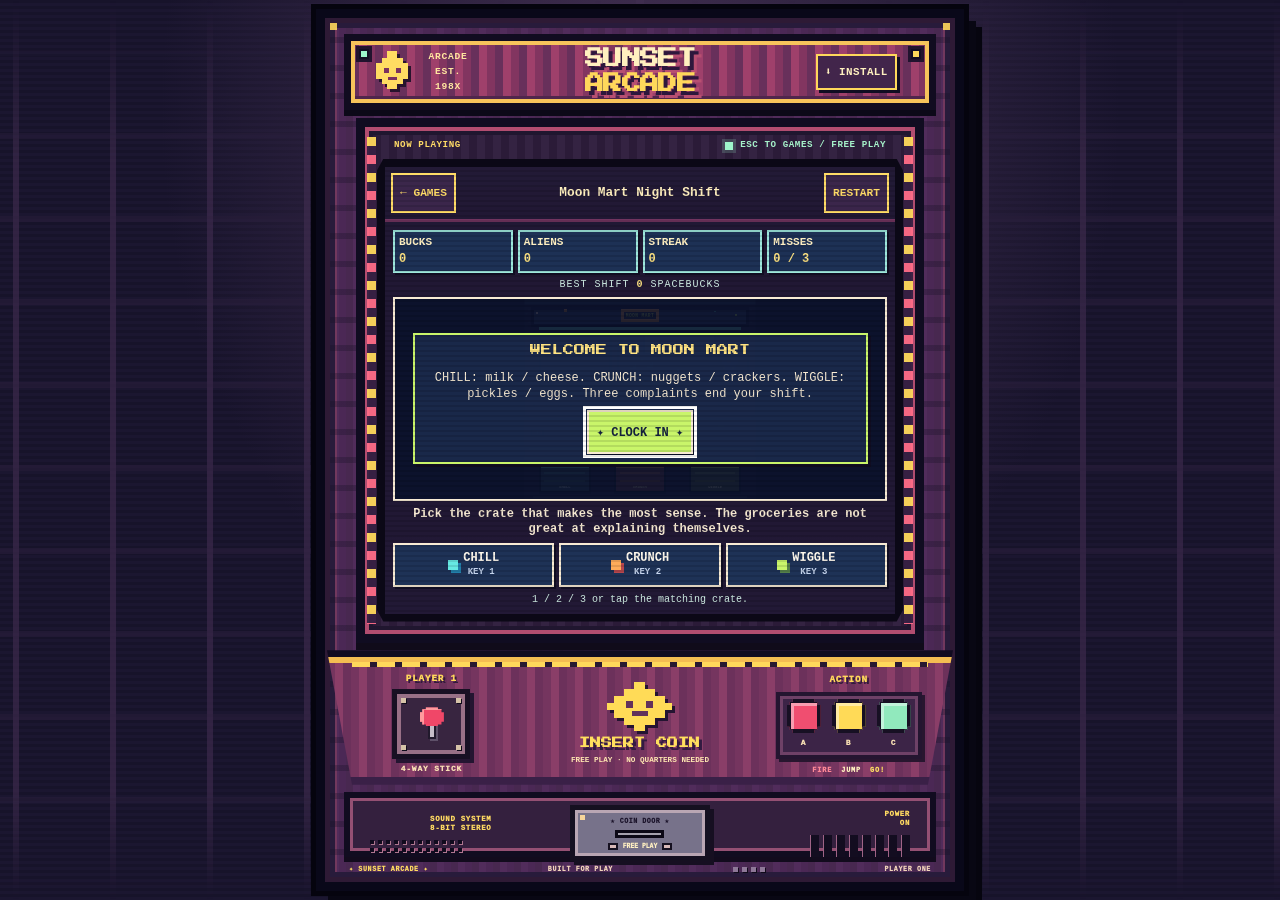
<file: games/moon-mart.html>
<!doctype html>
<html lang="en">
<head>
  <meta charset="utf-8">
  <meta name="viewport" content="width=device-width, initial-scale=1">
  <meta name="theme-color" content="#101b3d">
  <title>Moon Mart Night Shift · Sunset Arcade</title>
  <link rel="icon" href="../Pixel%20Star%20Gamer%20Icon.png" type="image/png">
  <link rel="stylesheet" href="../arcade.css">
  <style>
    .mart-game { width: min(100%, 790px); }
    .mart-hud { width: min(100%, 620px); margin: 1rem auto .65rem; display: grid; grid-template-columns: repeat(4,minmax(0,1fr)); gap: .45rem; text-align: left; font-weight: bold; }
    .mart-hud > div { min-width: 0; padding: .48rem .58rem; border: 2px solid #9de7dd; background: #1d3155; box-shadow: 3px 3px #101329; }
    .mart-hud span { display: block; margin-top: .25rem; color: #ffe483; font-size: 1.03rem; }
    .mart-best { margin: 0 auto .65rem; color: #d8f6ed; font-size: .78rem; letter-spacing: .1em; }
    .mart-best span { color: #ffe483; font-weight: bold; }
    .mart-scene { position: relative; width: min(100%,640px); aspect-ratio: 15 / 13; margin: .6rem auto .8rem; overflow: hidden; border: 4px solid #f8ebd4; background: #111a38; box-shadow: 7px 7px #101329; isolation: isolate; }
    .mart-svg { display: block; width: 100%; height: 100%; image-rendering: pixelated; }
    .mart-overlay { position: absolute; inset: 0; z-index: 3; display: grid; place-items: center; padding: .8rem; background: #0c122be0; }
    .mart-overlay[hidden] { display: none; }
    .mart-card { width: min(100%,455px); padding: clamp(.85rem,4vw,1.3rem); border: 3px solid #c9f56a; background: #1b294af5; box-shadow: 6px 6px #090e24; }
    .mart-card h2 { margin: .2rem 0 .7rem; color: #ffe483; font: .82rem/1.8 "Press Start 2P","Courier New",monospace; }
    .mart-card p { margin: .45rem 0 .8rem; color: #f8ebd4; line-height: 1.5; }
    .mart-start { min-height: 48px; max-width: 100%; padding: .7rem 1rem; border: 3px solid #f8ebd4; color: #15223e; background: #c9f56a; box-shadow: 4px 4px #090e24; font: bold .95rem "Courier New",monospace; touch-action: manipulation; }
    .mart-message { min-height: 2.8em; margin: .45rem auto .7rem; color: #f8ebd4; font-weight: bold; line-height: 1.45; }
    .crate-buttons { width: min(100%,640px); margin: .6rem auto 0; display: grid; grid-template-columns: repeat(3,minmax(0,1fr)); gap: .5rem; }
    .crate-button { min-width: 0; min-height: 72px; display: flex; align-items: center; justify-content: center; gap: .45rem; padding: .45rem .28rem; border: 3px solid #f8ebd4; color: #fff9ed; background: #1d3155; box-shadow: 3px 3px #101329; font: bold .78rem/1.3 "Courier New",monospace; touch-action: manipulation; user-select: none; -webkit-user-select: none; }
    .crate-button .crate-chip { width: 18px; height: 18px; flex: 0 0 auto; background: var(--crate-color); box-shadow: 4px 4px var(--crate-shadow); image-rendering: pixelated; }
    .crate-button small { display: block; color: #c6d5ee; font-size: .67rem; }
    .crate-button[data-category="chill"] { --crate-color:#65e9e3; --crate-shadow:#217eaa; }
    .crate-button[data-category="crunch"] { --crate-color:#ffac59; --crate-shadow:#b7464c; }
    .crate-button[data-category="wiggle"] { --crate-color:#c9f56a; --crate-shadow:#548049; }
    .crate-button.ready { border-color: #fff; background: #334b72; box-shadow: 0 0 0 3px var(--crate-color), 4px 4px #101329; }
    .crate-button:active { transform: translateY(2px); box-shadow: 1px 1px #101329; }
    .mart-help { margin: .75rem auto 0; color: #d8f6ed; font-size: .86rem; line-height: 1.5; }
    .mart-scene.shake { animation: scanner-shake .26s steps(2,end); }
    @keyframes belt-blink { 50% { opacity: .5; } }
    @keyframes alien-hop { 50% { transform: translateY(-4px); } }
    @keyframes star-jiggle { 50% { transform: translateY(-3px); } }
    @keyframes scanner-shake { 25% { transform: translate(4px,0); } 75% { transform: translate(-4px,0); } }
    .scanner-light { animation: belt-blink .36s steps(2,end) infinite; }
    .shop-alien { animation: alien-hop .8s steps(2,end) infinite; }
    .shop-star { animation: star-jiggle .6s steps(2,end) infinite; }
    @media(max-width:520px) {
      .mart-game { padding-left: .65rem; padding-right: .65rem; }
      .mart-hud { gap: .3rem; font-size: .72rem; }
      .mart-hud > div { padding: .4rem .38rem; }
      .mart-hud span { font-size: .94rem; }
      .mart-overlay { padding: .45rem; }
      .mart-card { box-sizing: border-box; max-height: 100%; overflow-y: auto; overscroll-behavior: contain; -webkit-overflow-scrolling: touch; padding: .65rem .75rem; }
      .mart-card h2 { margin: .1rem 0 .4rem; font-size: .68rem; line-height: 1.5; }
      .mart-card p { margin: .3rem 0 .5rem; font-size: .82rem; line-height: 1.35; }
      .mart-start { min-height: 44px; padding: .55rem .8rem; }
      .crate-button { min-height: 66px; gap: .32rem; font-size: .7rem; }
      .crate-button .crate-chip { width: 14px; height: 14px; box-shadow: 3px 3px var(--crate-shadow); }
    }
    @media(prefers-reduced-motion:reduce) { .mart-scene * { animation: none !important; transition: none !important; } }
  </style>
  <link rel="stylesheet" href="../game-shell.css">
  <script src="../game-shell.js"></script>
</head>
<body>
  <main class="game-page mart-game">
    <a class="back-link" href="../index.html">← BACK TO THE ARCADE</a>
    <div class="pixel-sun" aria-hidden="true">✦</div>
    <p class="eyebrow">OPEN ALL NIGHT ON THE MOON</p>
    <h1>Moon Mart Night Shift</h1>
    <p class="game-description">The customers are aliens. The groceries are also aliens. Nobody knows what the pickles are doing.</p>

    <div class="mart-hud" aria-label="Moon Mart shift score">
      <div>SPACEBUCKS<span id="score-readout">0</span></div>
      <div>ALIENS HELPED<span id="served-readout">0</span></div>
      <div>NEAT SORTS<span id="combo-readout">0</span></div>
      <div>COMPLAINTS<span id="mistake-readout">0 / 3</span></div>
    </div>
    <p class="mart-best">BEST SHIFT <span id="best-readout">0</span> SPACEBUCKS</p>

    <div class="mart-scene" id="mart-scene">
      <svg class="mart-svg" viewBox="0 0 600 520" role="img" aria-label="A pixel-art alien grocery store with a conveyor belt, alien customer, scanner, and three sorting crates">
        <defs>
          <pattern id="mart-wall" width="32" height="32" patternUnits="userSpaceOnUse" shape-rendering="crispEdges">
            <rect width="32" height="32" fill="#172444"/>
            <rect x="3" y="4" width="4" height="4" fill="#1d3155"/>
            <rect x="23" y="17" width="5" height="4" fill="#13203d"/>
            <rect x="11" y="26" width="3" height="3" fill="#253252"/>
          </pattern>
          <pattern id="belt-check" width="32" height="34" patternUnits="userSpaceOnUse" shape-rendering="crispEdges">
            <rect width="32" height="34" fill="#303b58"/>
            <rect x="0" y="0" width="6" height="34" fill="#44506b"/>
            <rect x="16" y="0" width="3" height="34" fill="#26344f"/>
          </pattern>
          <g id="sprite-moon-milk" shape-rendering="crispEdges">
            <rect x="-16" y="-30" width="32" height="9" fill="#b5fff1"/>
            <rect x="-21" y="-21" width="42" height="45" fill="#55d9df"/>
            <rect x="-16" y="-16" width="32" height="33" fill="#287daa"/>
            <rect x="-8" y="-39" width="16" height="9" fill="#f6f7c7"/>
            <rect x="-10" y="-11" width="20" height="13" fill="#f6f7c7"/>
            <rect x="-6" y="-8" width="4" height="4" fill="#11203e"/>
            <rect x="3" y="-8" width="4" height="4" fill="#11203e"/>
            <rect x="-2" y="-2" width="5" height="3" fill="#ff88a7"/>
            <rect x="-25" y="23" width="50" height="7" fill="#15203b"/>
            <rect x="13" y="-18" width="5" height="5" fill="#e5ffff"/>
          </g>
          <g id="sprite-comet-cheese" shape-rendering="crispEdges">
            <rect x="-25" y="-14" width="39" height="7" fill="#fff1a8"/>
            <rect x="-25" y="-7" width="47" height="24" fill="#ffd45c"/>
            <rect x="-18" y="17" width="35" height="8" fill="#e58b45"/>
            <rect x="14" y="-6" width="12" height="8" fill="#ffed9a"/>
            <rect x="-13" y="-1" width="7" height="7" fill="#d78045"/>
            <rect x="4" y="8" width="7" height="6" fill="#d78045"/>
            <rect x="-17" y="-23" width="9" height="8" fill="#c9f56a"/>
            <rect x="-5" y="-2" width="4" height="4" fill="#151d38"/>
            <rect x="8" y="-2" width="4" height="4" fill="#151d38"/>
            <rect x="-1" y="4" width="6" height="4" fill="#cf5573"/>
          </g>
          <g id="sprite-meteor-nuggets" shape-rendering="crispEdges">
            <rect x="-24" y="-11" width="19" height="19" fill="#ffad50"/>
            <rect x="-20" y="-18" width="13" height="7" fill="#ffdb71"/>
            <rect x="-17" y="-4" width="4" height="4" fill="#18203a"/>
            <rect x="-7" y="-4" width="4" height="4" fill="#18203a"/>
            <rect x="-13" y="2" width="7" height="4" fill="#d85870"/>
            <rect x="5" y="-20" width="20" height="20" fill="#ed7e50"/>
            <rect x="10" y="-25" width="10" height="5" fill="#ffbb60"/>
            <rect x="10" y="-14" width="4" height="4" fill="#18203a"/>
            <rect x="18" y="-14" width="4" height="4" fill="#18203a"/>
            <rect x="13" y="-7" width="7" height="4" fill="#a83263"/>
            <rect x="-2" y="8" width="25" height="19" fill="#dc6c45"/>
            <rect x="3" y="3" width="13" height="5" fill="#ffad50"/>
            <rect x="5" y="14" width="4" height="4" fill="#18203a"/>
            <rect x="15" y="14" width="4" height="4" fill="#18203a"/>
          </g>
          <g id="sprite-star-crackers" shape-rendering="crispEdges">
            <path d="M0-28h7v9h9v8h-6v8h-9v-7h-8v-9h7z" fill="#f4ce65"/>
            <rect x="-17" y="-8" width="31" height="26" fill="#72d2c2"/>
            <rect x="-22" y="-2" width="9" height="14" fill="#53aaae"/>
            <rect x="14" y="-1" width="8" height="14" fill="#53aaae"/>
            <rect x="-11" y="-1" width="5" height="5" fill="#17213d"/>
            <rect x="3" y="-1" width="5" height="5" fill="#17213d"/>
            <rect x="-5" y="7" width="8" height="4" fill="#ba536d"/>
            <rect x="-13" y="18" width="26" height="7" fill="#f4ce65"/>
            <rect x="-2" y="-23" width="4" height="4" fill="#fff6cb"/>
          </g>
          <g id="sprite-screaming-pickle" shape-rendering="crispEdges">
            <rect x="-10" y="-32" width="20" height="8" fill="#9be04e"/>
            <rect x="-17" y="-24" width="34" height="43" fill="#65bb58"/>
            <rect x="-13" y="-19" width="26" height="32" fill="#9dde55"/>
            <rect x="-20" y="-11" width="6" height="13" fill="#4b984e"/>
            <rect x="14" y="-5" width="6" height="15" fill="#4b984e"/>
            <rect x="-9" y="-12" width="6" height="7" fill="#15213b"/>
            <rect x="4" y="-12" width="6" height="7" fill="#15213b"/>
            <rect x="-6" y="0" width="13" height="11" fill="#fff1d3"/>
            <rect x="-3" y="3" width="6" height="7" fill="#e55d73"/>
            <rect x="-10" y="-22" width="4" height="4" fill="#eaff95"/>
            <rect x="7" y="14" width="5" height="5" fill="#eaff95"/>
            <rect x="-22" y="19" width="44" height="7" fill="#3a714e"/>
          </g>
          <g id="sprite-worm-eggs" shape-rendering="crispEdges">
            <rect x="-23" y="-16" width="21" height="27" fill="#d593ef"/>
            <rect x="-18" y="-22" width="11" height="6" fill="#f4c5ff"/>
            <rect x="3" y="-23" width="21" height="28" fill="#a783ef"/>
            <rect x="8" y="-29" width="11" height="6" fill="#ddc7ff"/>
            <rect x="-14" y="-6" width="4" height="4" fill="#17213d"/>
            <rect x="-5" y="-6" width="4" height="4" fill="#17213d"/>
            <rect x="-11" y="1" width="7" height="3" fill="#fff1d3"/>
            <rect x="11" y="-12" width="4" height="4" fill="#17213d"/>
            <rect x="18" y="-12" width="4" height="4" fill="#17213d"/>
            <rect x="13" y="-4" width="7" height="3" fill="#fff1d3"/>
            <rect x="-5" y="13" width="9" height="8" fill="#c9f56a"/>
            <rect x="5" y="20" width="8" height="7" fill="#65e9e3"/>
            <rect x="-8" y="25" width="8" height="6" fill="#ffac59"/>
          </g>
        </defs>

        <rect width="600" height="520" fill="url(#mart-wall)"/>
        <rect x="0" y="0" width="600" height="14" fill="#253757"/>
        <g shape-rendering="crispEdges" aria-hidden="true">
          <rect x="18" y="22" width="564" height="50" fill="#09142f"/>
          <rect x="24" y="28" width="552" height="38" fill="#27446a"/>
          <rect x="31" y="35" width="5" height="5" fill="#f8ebd4"/>
          <rect x="547" y="40" width="5" height="5" fill="#c9f56a"/>
          <rect x="102" y="26" width="8" height="8" fill="#ffac59"/>
          <rect x="492" y="30" width="5" height="5" fill="#65e9e3"/>
          <rect x="39" y="74" width="522" height="7" fill="#64d4c6"/>
          <rect x="46" y="81" width="508" height="4" fill="#151e3c"/>

          <rect x="38" y="92" width="188" height="137" fill="#07132d"/>
          <rect x="44" y="98" width="176" height="125" fill="#233c68"/>
          <rect x="54" y="118" width="16" height="4" fill="#f8ebd4"/>
          <rect x="84" y="148" width="5" height="5" fill="#65e9e3"/>
          <rect x="125" y="109" width="4" height="4" fill="#ffe483"/>
          <rect x="175" y="182" width="6" height="6" fill="#c9f56a"/>
          <rect x="98" y="185" width="9" height="4" fill="#f8ebd4"/>
          <rect x="162" y="119" width="6" height="6" fill="#ffac59"/>
          <rect x="169" y="126" width="7" height="3" fill="#ffac59"/>
          <rect x="176" y="131" width="5" height="5" fill="#ffac59"/>
          <rect x="62" y="206" width="56" height="12" fill="#dfa35f"/>
          <rect x="69" y="198" width="10" height="8" fill="#65e9e3"/>
          <rect x="89" y="194" width="11" height="12" fill="#c9f56a"/>
          <rect x="108" y="200" width="6" height="6" fill="#ffac59"/>

          <rect x="250" y="27" width="100" height="33" fill="#ffac59"/>
          <rect x="258" y="34" width="84" height="19" fill="#1c2946"/>
          <text x="300" y="48" text-anchor="middle" fill="#c9f56a" font-size="12" font-weight="bold" font-family="Courier New,monospace" letter-spacing="1">MOON MART</text>

          <rect x="239" y="82" width="345" height="129" fill="#0c1935"/>
          <rect x="245" y="88" width="333" height="117" fill="#285170"/>
          <rect x="259" y="102" width="5" height="5" fill="#fff0c2"/>
          <rect x="303" y="156" width="4" height="4" fill="#c9f56a"/>
          <rect x="366" y="116" width="6" height="6" fill="#ffac59"/>
          <rect x="395" y="182" width="6" height="5" fill="#65e9e3"/>
          <rect x="275" y="178" width="14" height="5" fill="#b3dcf4"/>
          <rect x="282" y="173" width="7" height="5" fill="#b3dcf4"/>
          <rect x="286" y="168" width="3" height="5" fill="#b3dcf4"/>
          <rect x="318" y="174" width="17" height="5" fill="#b3dcf4"/>
          <rect x="327" y="169" width="8" height="5" fill="#b3dcf4"/>
          <rect x="332" y="164" width="3" height="5" fill="#b3dcf4"/>
          <g class="shop-alien">
          <rect x="519" y="163" width="29" height="33" fill="#b58bea"/>
          <rect x="512" y="131" width="42" height="39" fill="#dca8f2"/>
          <rect x="507" y="137" width="5" height="15" fill="#dca8f2"/>
          <rect x="554" y="139" width="5" height="15" fill="#dca8f2"/>
          <rect x="516" y="120" width="6" height="12" fill="#c9f56a"/>
          <rect x="540" y="119" width="6" height="12" fill="#ffac59"/>
          <rect x="518" y="145" width="7" height="7" fill="#111b38"/>
          <rect x="538" y="145" width="7" height="7" fill="#111b38"/>
          <rect x="527" y="160" width="9" height="5" fill="#ff7693"/>
          <rect x="516" y="176" width="5" height="6" fill="#ffefb0"/>
          <rect x="540" y="176" width="5" height="6" fill="#ffefb0"/>
          <rect x="505" y="196" width="60" height="10" fill="#15223e"/>
          </g>

          <path d="M0 233h600v8H0z" fill="#667e80"/>
          <path d="M0 241h600v5H0z" fill="#b0c47c"/>
          <rect x="0" y="246" width="600" height="13" fill="#303f5c"/>
          <rect x="0" y="258" width="600" height="5" fill="#718a85"/>
          <text id="item-label" x="300" y="287" text-anchor="middle" fill="#fff0c2" font-size="13" font-weight="bold" font-family="Courier New,monospace">WAITING FOR A VERY NORMAL GROCERY...</text>

          <rect x="0" y="302" width="600" height="13" fill="#09152e"/>
          <rect x="0" y="315" width="600" height="66" fill="url(#belt-check)"/>
          <rect x="0" y="381" width="600" height="8" fill="#09152e"/>
          <rect x="13" y="304" width="574" height="5" fill="#88a6ae"/>
          <rect x="13" y="386" width="574" height="5" fill="#b6c777"/>
          <rect x="16" y="337" width="34" height="19" fill="#0e1934"/>
          <rect x="20" y="341" width="25" height="11" fill="#253653"/>
          <rect x="32" y="343" width="3" height="7" fill="#65e9e3"/>
          <rect x="42" y="343" width="3" height="7" fill="#ffac59"/>
          <rect x="489" y="315" width="41" height="66" fill="#16223e"/>
          <rect x="495" y="321" width="29" height="54" fill="#263759"/>
          <rect x="502" y="328" width="15" height="5" fill="#c9f56a" class="scanner-light"/>
          <rect id="scanner-flash" x="475" y="311" width="5" height="74" fill="#ff7397" opacity="0"/>
          <text x="509" y="369" text-anchor="middle" fill="#f8ebd4" font-size="7" font-weight="bold" font-family="Courier New,monospace">SCAN</text>
          <text x="300" y="402" text-anchor="middle" fill="#b7c9dc" font-size="9" font-family="Courier New,monospace" letter-spacing="1">SORT IT BEFORE THE SCANNER BEEPS!</text>

          <rect x="0" y="410" width="600" height="110" fill="#17223e"/>
          <rect x="0" y="410" width="600" height="6" fill="#b0c47c"/>
          <rect x="37" y="424" width="136" height="82" fill="#09152e"/>
          <rect x="43" y="430" width="124" height="68" fill="#28566d"/>
          <rect x="43" y="430" width="124" height="10" fill="#65e9e3"/>
          <rect x="52" y="449" width="105" height="5" fill="#397b85"/>
          <rect x="52" y="470" width="105" height="5" fill="#397b85"/>
          <text x="105" y="492" text-anchor="middle" fill="#e3ffff" font-size="10" font-weight="bold" font-family="Courier New,monospace">CHILL</text>
          <rect x="232" y="424" width="136" height="82" fill="#09152e"/>
          <rect x="238" y="430" width="124" height="68" fill="#744653"/>
          <rect x="238" y="430" width="124" height="10" fill="#ffac59"/>
          <rect x="247" y="449" width="105" height="5" fill="#a36051"/>
          <rect x="247" y="470" width="105" height="5" fill="#a36051"/>
          <text x="300" y="492" text-anchor="middle" fill="#fff0c2" font-size="10" font-weight="bold" font-family="Courier New,monospace">CRUNCH</text>
          <rect x="427" y="424" width="136" height="82" fill="#09152e"/>
          <rect x="433" y="430" width="124" height="68" fill="#496647"/>
          <rect x="433" y="430" width="124" height="10" fill="#c9f56a"/>
          <rect x="442" y="449" width="105" height="5" fill="#6a8d58"/>
          <rect x="442" y="470" width="105" height="5" fill="#6a8d58"/>
          <text x="495" y="492" text-anchor="middle" fill="#f1ffd6" font-size="10" font-weight="bold" font-family="Courier New,monospace">WIGGLE</text>
          <rect x="21" y="512" width="558" height="5" fill="#263a58"/>
        </g>

        <g aria-hidden="true" shape-rendering="crispEdges">
          <path d="M464 120h8v7h8v7h-8v8h-8v-7h-7v-8h7z" fill="#ffe483" class="shop-star"/>
          <rect x="307" y="92" width="191" height="52" fill="#09152e"/>
          <rect x="312" y="97" width="181" height="42" fill="#f8ebd4"/>
          <path d="M474 139h14v7h-9z" fill="#f8ebd4"/>
          <text id="customer-line-one" x="402" y="114" text-anchor="middle" fill="#1d3155" font-size="10" font-weight="bold" font-family="Courier New,monospace">I NEED 40 PICKLES.</text>
          <text id="customer-line-two" x="402" y="129" text-anchor="middle" fill="#1d3155" font-size="9" font-family="Courier New,monospace">ONE IS MY BOSS.</text>
        </g>

        <g id="product-layer" shape-rendering="crispEdges"></g>
        <g id="effect-layer" shape-rendering="crispEdges"></g>
      </svg>
      <div class="mart-overlay" id="mart-overlay">
        <section class="mart-card" aria-live="polite">
          <h2 id="overlay-title">WELCOME TO MOON MART</h2>
          <p id="overlay-copy">The conveyor is bringing groceries to the scanner. Sort each one into the right crate before it gets checked out! Moon milk and comet cheese go in <strong>CHILL</strong>, meteor nuggets and star crackers go in <strong>CRUNCH</strong>, and screaming pickles or worm eggs go in <strong>WIGGLE</strong>. Three grumpy complaints end your shift.</p>
          <button class="mart-start" id="start-game" type="button">✦ CLOCK IN ✦</button>
        </section>
      </div>
    </div>

    <p class="mart-message" id="mart-message" aria-live="polite">Pick the crate that makes the most sense. The groceries are not great at explaining themselves.</p>
    <div class="crate-buttons" role="group" aria-label="Sort grocery into a crate">
      <button class="crate-button" type="button" data-category="chill" aria-label="Sort into Chill crate, key 1"><span class="crate-chip" aria-hidden="true"></span><span>CHILL<small>KEY 1</small></span></button>
      <button class="crate-button" type="button" data-category="crunch" aria-label="Sort into Crunch crate, key 2"><span class="crate-chip" aria-hidden="true"></span><span>CRUNCH<small>KEY 2</small></span></button>
      <button class="crate-button" type="button" data-category="wiggle" aria-label="Sort into Wiggle crate, key 3"><span class="crate-chip" aria-hidden="true"></span><span>WIGGLE<small>KEY 3</small></span></button>
    </div>
    <p class="mart-help">Tap a crate button or press 1 / 2 / 3. Wrong crate? That's a complaint. Let it reach the scanner? Also a complaint.</p>
  </main>

  <script>
    (() => {
      const START_X = 90, SCAN_X = 475, BELT_Y = 348, SORT_Y = 461;
      const CATEGORIES = {
        chill: { name:"CHILL", color:"#65e9e3", targetX:105, count:"chill" },
        crunch: { name:"CRUNCH", color:"#ffac59", targetX:300, count:"crunch" },
        wiggle: { name:"WIGGLE", color:"#c9f56a", targetX:495, count:"wiggle" }
      };
      const GROCERIES = [
        { name:"MOON MILK (IT MOOS BACK)", category:"chill", sprite:"sprite-moon-milk", blurb:"A carton of milk that keeps asking if you believe in cows." },
        { name:"COMET CHEESE (STILL ICY)", category:"chill", sprite:"sprite-comet-cheese", blurb:"A cheese wedge with a tiny, chilly tail." },
        { name:"METEOR NUGGETS (OW)", category:"crunch", sprite:"sprite-meteor-nuggets", blurb:"Three little space rocks. Two of them are making eye contact." },
        { name:"STAR CRACKERS (SINGING)", category:"crunch", sprite:"sprite-star-crackers", blurb:"They hum the entire elevator song when shaken." },
        { name:"SCREAMING PICKLE (LOUD)", category:"wiggle", sprite:"sprite-screaming-pickle", blurb:"It is yelling " + String.fromCharCode(34) + "PUT ME IN A SANDWICH!" + String.fromCharCode(34) + " at the ceiling." },
        { name:"WORM EGGS (ALREADY HATCHED?)", category:"wiggle", sprite:"sprite-worm-eggs", blurb:"The carton is wiggling. The carton says you are wiggling." }
      ];
      const CUSTOMER_LINES = [
        ["I NEED 40 PICKLES.", "ONE IS MY BOSS."],
        ["DO YOU SELL", "EMERGENCY NACHOS?"],
        ["THIS MILK MOOED.", "I RESPECT THAT."],
        ["I AM BUYING A", "SNACK FOR MY PLANET."],
        ["THE CHEESE IS", "COLD AND WISE."],
        ["I HAVE 8 MOUTHS.", "NO SAMPLES, PLEASE."]
      ];
      const PRAISE_LINES = [
        "EXCELLENT. THE PICKLE IS PLEASED.",
        "A PERFECT SORT! THE MILK SALUTES YOU.",
        "CRUNCHY GOODS SECURED. VERY TACTICAL.",
        "THE WORMS HAVE SIGNED YOUR PETITION.",
        "YOU ARE NOW AN HONORARY SPACE AISLE.",
        "NICE! THE NUGGETS FORMED A UNION.",
        "THIS CUSTOMER HAS ADOPTED THE CHEESE."
      ];
      const productLayer = document.querySelector("#product-layer");
      const effectLayer = document.querySelector("#effect-layer");
      const scene = document.querySelector("#mart-scene");
      const overlay = document.querySelector("#mart-overlay");
      const overlayTitle = document.querySelector("#overlay-title");
      const overlayCopy = document.querySelector("#overlay-copy");
      const startButton = document.querySelector("#start-game");
      const itemLabel = document.querySelector("#item-label");
      const customerLines = [document.querySelector("#customer-line-one"), document.querySelector("#customer-line-two")];
      const message = document.querySelector("#mart-message");
      const scannerFlash = document.querySelector("#scanner-flash");
      const scoreReadout = document.querySelector("#score-readout");
      const servedReadout = document.querySelector("#served-readout");
      const comboReadout = document.querySelector("#combo-readout");
      const mistakeReadout = document.querySelector("#mistake-readout");
      const bestReadout = document.querySelector("#best-readout");
      const crateButtons = Array.from(document.querySelectorAll(".crate-button"));
      let running = false, animation = 0, current = null, spawnDelay = 0;
      let score = 0, served = 0, combo = 0, mistakes = 0, bestScore = 0, lastFrame = 0, lastProduct = -1;
      let particles = [], shakeTimer = 0, scannerTimer = 0;

      try { bestScore = Number(localStorage.getItem("moonMartBest")) || 0; } catch (_) { /* storage may be disabled */ }
      if (!Number.isFinite(bestScore) || bestScore < 0) bestScore = 0;

      function svgEl(tag, attrs = {}) {
        const node = document.createElementNS("http://www.w3.org/2000/svg", tag);
        for (const [key, value] of Object.entries(attrs)) node.setAttribute(key, value);
        return node;
      }
      function updateHud() {
        scoreReadout.textContent = String(score);
        servedReadout.textContent = String(served);
        comboReadout.textContent = String(combo);
        mistakeReadout.textContent = mistakes + " / 3";
        bestReadout.textContent = String(bestScore);
      }
      function setCustomerLine(lines) {
        customerLines[0].textContent = lines[0];
        customerLines[1].textContent = lines[1];
      }
      function setMessage(text) { message.textContent = text; }
      function pickRandom(list) { return list[Math.floor(Math.random() * list.length)]; }
      function makeBurst(x, y, color, count, spread = 140) {
        for (let i = 0; i < count; i++) {
          const size = 3 + Math.floor(Math.random() * 5);
          const node = svgEl("rect", { x:-size/2, y:-size/2, width:size, height:size, fill:Math.random() < .25 ? "#fff0c2" : color, transform:"translate(" + x + " " + y + ")" });
          effectLayer.append(node);
          const angle = Math.random() * Math.PI * 2;
          const speed = 28 + Math.random() * spread;
          particles.push({ node, x, y, vx:Math.cos(angle)*speed, vy:Math.sin(angle)*speed-32, age:0, life:.3+Math.random()*.48 });
        }
      }
      function flashScanner(color) {
        window.clearTimeout(scannerTimer);
        scannerFlash.setAttribute("fill", color);
        scannerFlash.setAttribute("opacity", "1");
        scannerTimer = window.setTimeout(() => scannerFlash.setAttribute("opacity", "0"), 160);
      }
      function updateBest() {
        if (score <= bestScore) return;
        bestScore = score;
        try { localStorage.setItem("moonMartBest", String(bestScore)); } catch (_) { /* storage may be disabled */ }
      }
      function clearCurrent() {
        if (current && current.node.parentNode) current.node.remove();
        current = null;
        spawnDelay = .38;
        crateButtons.forEach(button => button.classList.remove("ready"));
      }
      function selectGrocery() {
        let index = Math.floor(Math.random() * GROCERIES.length);
        if (GROCERIES.length > 1 && index === lastProduct) index = (index + 1 + Math.floor(Math.random() * (GROCERIES.length - 1))) % GROCERIES.length;
        lastProduct = index;
        const grocery = GROCERIES[index];
        const node = svgEl("g", { "aria-label":grocery.name });
        node.append(svgEl("rect", { x:-35, y:-40, width:70, height:80, fill:CATEGORIES[grocery.category].color, opacity:".12" }));
        node.append(svgEl("rect", { x:-40, y:-34, width:5, height:5, fill:CATEGORIES[grocery.category].color }));
        node.append(svgEl("rect", { x:35, y:30, width:5, height:5, fill:CATEGORIES[grocery.category].color }));
        node.append(svgEl("use", { href:"#" + grocery.sprite }));
        productLayer.append(node);
        current = { grocery, node, x:START_X, y:BELT_Y, age:0, speed:Math.min(250, 142 + score*.16), state:"moving" };
        node.setAttribute("transform", "translate(" + START_X + " " + BELT_Y + ")");
        itemLabel.textContent = grocery.name;
        setMessage(grocery.blurb);
        for (const button of crateButtons) button.classList.add("ready");
        setCustomerLine(pickRandom(CUSTOMER_LINES));
      }
      function registerMistake(reason) {
        if (!current || current.state === "missed") return;
        const x = current ? current.x : SCAN_X;
        if (current) {
          current.state = "missed";
          makeBurst(x, BELT_Y, "#ff7397", 18, 160);
          current.node.remove();
        }
        current = null;
        mistakes++;
        combo = 0;
        crateButtons.forEach(button => button.classList.remove("ready"));
        flashScanner("#ff557e");
        scene.classList.remove("shake");
        void scene.offsetWidth;
        scene.classList.add("shake");
        window.clearTimeout(shakeTimer);
        shakeTimer = window.setTimeout(() => scene.classList.remove("shake"), 300);
        updateHud();
        setCustomerLine(["THE SCANNER BEEPED.", "THIS IS A TRAGEDY."]);
        if (mistakes >= 3) {
          endGame();
          return;
        }
        setMessage(reason + " One complaint! The customers are making a face.");
        spawnDelay = .62;
      }
      function sortGrocery(category) {
        if (!running || !current || current.state !== "moving") return;
        if (current.grocery.category !== category) {
          registerMistake("Wrong crate! " + current.grocery.name + " does not belong in " + CATEGORIES[category].name + ".");
          return;
        }
        const crate = CATEGORIES[category];
        const grocery = current.grocery;
        current.state = "sorted";
        current.age = 0;
        current.startX = current.x;
        current.startY = current.y;
        current.targetX = crate.targetX;
        score += 12 + Math.min(combo, 8) * 2;
        combo++;
        makeBurst(current.x, current.y, crate.color, 15, 135);
        flashScanner(crate.color);
        let status = "Sorted! " + grocery.name + " is safely in " + crate.name + ".";
        if (combo % 5 === 0) {
          served++;
          score += 40;
          status = "CUSTOMER SERVED! +40 SPACEBUCKS. " + pickRandom(PRAISE_LINES);
          setCustomerLine(["YOU HAVE SAVED", "THE NIGHT SHIFT."]);
          makeBurst(530, 182, "#ffe483", 19, 150);
        } else {
          setCustomerLine(pickRandom(CUSTOMER_LINES));
        }
        updateBest();
        updateHud();
        setMessage(status);
        crateButtons.forEach(button => button.classList.remove("ready"));
      }
      function endGame() {
        running = false;
        crateButtons.forEach(button => button.classList.remove("ready"));
        overlay.hidden = false;
        overlayTitle.textContent = "SHIFT OVER. SPACE NAP.";
        overlayCopy.textContent = "You helped " + served + " alien" + (served === 1 ? "" : "s") + ", earned " + score + " Spacebucks, and filed " + mistakes + " complaints. Best shift: " + bestScore + ". The screaming pickle says you did great.";
        startButton.textContent = "✦ CLOCK IN AGAIN ✦";
      }
      function startGame() {
        cancelAnimationFrame(animation);
        window.clearTimeout(scannerTimer);
        window.clearTimeout(shakeTimer);
        scene.classList.remove("shake");
        crateButtons.forEach(button => button.classList.remove("ready"));
        running = true;
        current = null;
        spawnDelay = .48;
        score = 0;
        served = 0;
        combo = 0;
        mistakes = 0;
        particles = [];
        lastProduct = -1;
        productLayer.replaceChildren();
        effectLayer.replaceChildren();
        scannerFlash.setAttribute("opacity", "0");
        updateHud();
        overlay.hidden = true;
        overlayTitle.textContent = "WELCOME TO MOON MART";
        startButton.textContent = "✦ CLOCK IN ✦";
        setCustomerLine(["I NEED 40 PICKLES.", "ONE IS MY BOSS."]);
        itemLabel.textContent = "WAITING FOR A VERY NORMAL GROCERY...";
        setMessage("Clocked in! Keep the groceries out of the wrong dimension.");
        lastFrame = performance.now();
        animation = requestAnimationFrame(frame);
      }
      function updateParticles(dt) {
        particles = particles.filter(particle => {
          particle.age += dt;
          particle.x += particle.vx * dt;
          particle.y += particle.vy * dt;
          particle.vy += 115 * dt;
          const opacity = Math.max(0, 1 - particle.age / particle.life);
          particle.node.setAttribute("transform", "translate(" + particle.x.toFixed(1) + " " + particle.y.toFixed(1) + ") scale(" + (opacity < .45 ? .65 : 1) + ")");
          particle.node.setAttribute("opacity", opacity.toFixed(2));
          if (particle.age >= particle.life) {
            particle.node.remove();
            return false;
          }
          return true;
        });
      }
      function frame(now) {
        if (!running && !particles.length) return;
        const dt = Math.min(.04, Math.max(0, (now - lastFrame) / 1000));
        lastFrame = now;
        if (running && current && current.state === "moving") {
          current.age += dt;
          current.x += current.speed * dt;
          const bob = Math.floor(Math.sin(current.age * 10) * 2);
          const tilt = Math.floor(Math.sin(current.age * 5) * 2);
          current.node.setAttribute("transform", "translate(" + current.x.toFixed(1) + " " + (current.y + bob) + ") rotate(" + tilt + ")");
          if (current.x >= SCAN_X) registerMistake("Too slow! The scanner has purchased it for itself.");
        } else if (running && current && current.state === "sorted") {
          current.age += dt;
          const t = Math.min(1, current.age / .48);
          const inverse = 1 - t;
          const controlX = (current.startX + current.targetX) / 2;
          const controlY = Math.min(current.startY, SORT_Y) - 105;
          const x = inverse*inverse*current.startX + 2*inverse*t*controlX + t*t*current.targetX;
          const y = inverse*inverse*current.startY + 2*inverse*t*controlY + t*t*SORT_Y;
          current.node.setAttribute("transform", "translate(" + x.toFixed(1) + " " + y.toFixed(1) + ") scale(" + (1 - t*.52).toFixed(2) + ")");
          if (t >= 1) clearCurrent();
        }
        updateParticles(dt);
        if (running && !current) {
          spawnDelay -= dt;
          if (spawnDelay <= 0) selectGrocery();
        }
        if (running || particles.length) animation = requestAnimationFrame(frame);
      }
      crateButtons.forEach(button => button.addEventListener("click", () => sortGrocery(button.dataset.category)));
      window.addEventListener("keydown", event => {
        if (!running || event.repeat) return;
        const category = event.key === "1" ? "chill" : event.key === "2" ? "crunch" : event.key === "3" ? "wiggle" : null;
        if (category) {
          event.preventDefault();
          sortGrocery(category);
        }
      });
      startButton.addEventListener("click", startGame);
      updateHud();
    })();
  </script>
</body>
</html>
</file>
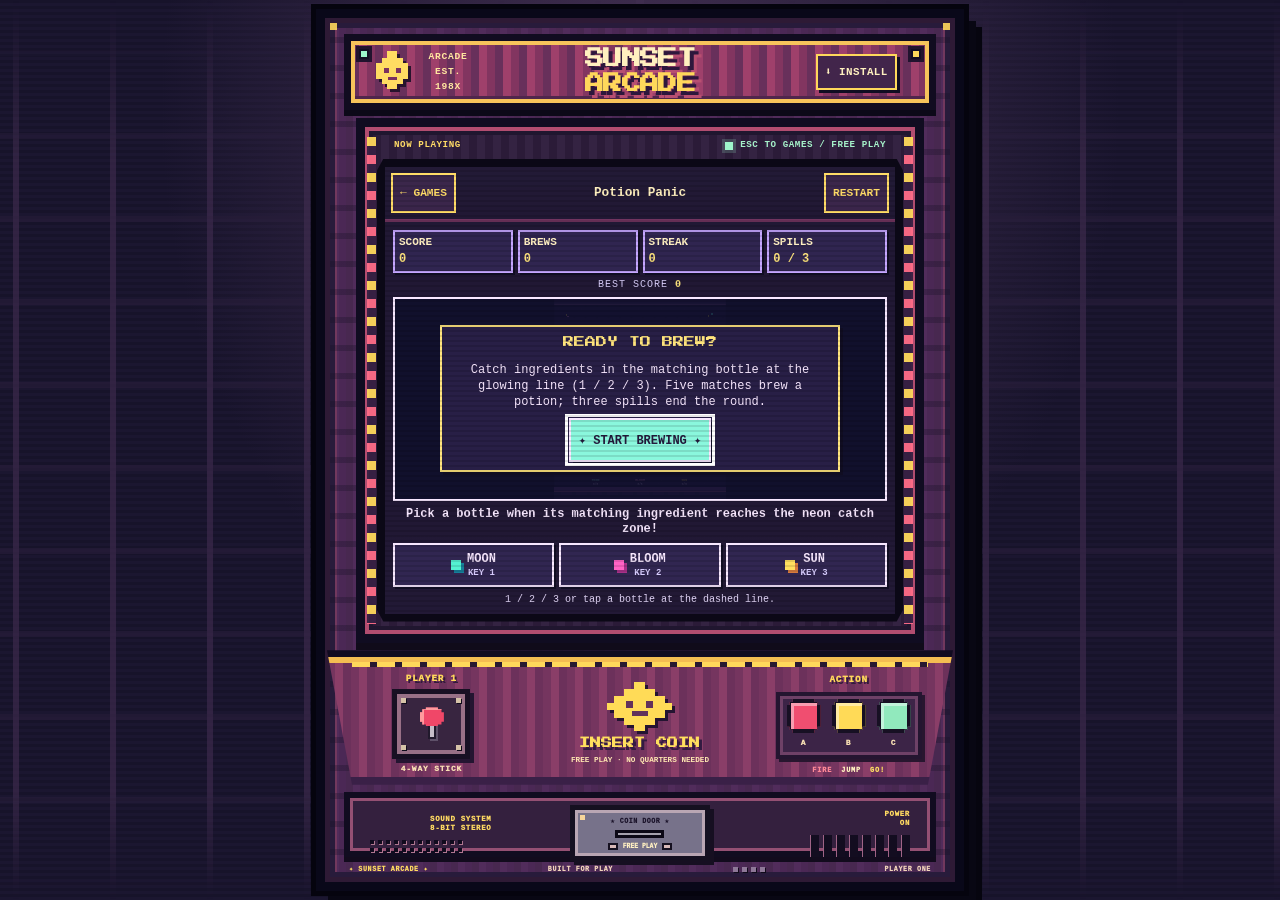
<file: games/potion-panic.html>
<!doctype html>
<html lang="en">
<head>
  <meta charset="utf-8">
  <meta name="viewport" content="width=device-width, initial-scale=1">
  <meta name="theme-color" content="#17142d">
  <title>Potion Panic · Sunset Arcade</title>
  <link rel="icon" href="../Pixel%20Star%20Gamer%20Icon.png" type="image/png">
  <link rel="stylesheet" href="../arcade.css">
  <style>
    .potion-game { width: min(100%, 760px); }
    .potion-hud { width: min(100%, 520px); margin: 1rem auto .65rem; display: grid; grid-template-columns: repeat(4,minmax(0,1fr)); gap: .45rem; text-align: left; font-weight: bold; }
    .potion-hud > div { min-width: 0; padding: .5rem .6rem; border: 2px solid #c5a6ff; background: #302550; box-shadow: 3px 3px #14132b; }
    .potion-hud span { display: block; margin-top: .28rem; color: #ffe57e; font-size: 1.05rem; }
    .potion-best { margin: 0 auto .65rem; color: #ddd2ff; font-size: .78rem; letter-spacing: .1em; }
    .potion-best span { color: #ffe57e; font-weight: bold; }
    .potion-scene { position: relative; width: min(100%,480px); aspect-ratio: 6 / 7; margin: .6rem auto .8rem; overflow: hidden; border: 4px solid #f8e8ff; background: #17142d; box-shadow: 7px 7px #14132b; isolation: isolate; }
    .potion-svg { display: block; width: 100%; height: 100%; image-rendering: pixelated; }
    .potion-overlay { position: absolute; inset: 0; z-index: 3; display: grid; place-items: center; padding: .8rem; background: #11102ddb; }
    .potion-overlay[hidden] { display: none; }
    .potion-card { width: min(100%,400px); padding: clamp(.85rem,4vw,1.35rem); border: 3px solid #ffe57e; background: #292047f5; box-shadow: 6px 6px #100f27; }
    .potion-card h2 { margin: .2rem 0 .7rem; color: #ffe57e; font: .82rem/1.8 "Press Start 2P","Courier New",monospace; }
    .potion-card p { margin: .45rem 0 .8rem; color: #f8e8ff; line-height: 1.5; }
    .potion-start { min-height: 48px; max-width: 100%; padding: .7rem 1rem; border: 3px solid #f8e8ff; color: #241a3d; background: #8af7dd; box-shadow: 4px 4px #100f27; font: bold .95rem "Courier New",monospace; touch-action: manipulation; }
    .potion-message { min-height: 2.6em; margin: .5rem auto .75rem; color: #f8e8ff; font-weight: bold; line-height: 1.5; }
    .potion-buttons { width: min(100%,480px); margin: .65rem auto 0; display: grid; grid-template-columns: repeat(3,minmax(0,1fr)); gap: .5rem; }
    .potion-button { min-width: 0; min-height: 68px; display: flex; align-items: center; justify-content: center; gap: .5rem; padding: .45rem .25rem; border: 3px solid #f8e8ff; color: #f8e8ff; background: #302550; box-shadow: 3px 3px #14132b; font: bold .78rem/1.35 "Courier New",monospace; touch-action: manipulation; user-select: none; -webkit-user-select: none; }
    .potion-button .button-gem { width: 20px; height: 20px; flex: 0 0 auto; background: var(--brew-color); box-shadow: 4px 4px var(--brew-shadow); image-rendering: pixelated; }
    .potion-button small { display: block; color: #d9ceff; font-size: .68rem; }
    .potion-button[data-type="moon"] { --brew-color: #53f1d2; --brew-shadow: #157e9a; }
    .potion-button[data-type="mushroom"] { --brew-color: #ff62c5; --brew-shadow: #a83089; }
    .potion-button[data-type="sun"] { --brew-color: #ffe05e; --brew-shadow: #d77a3d; }
    .potion-button.ready { border-color: #fff; background: #514176; box-shadow: 0 0 0 3px var(--brew-color), 4px 4px #14132b; animation: button-ready .22s steps(2,end) infinite alternate; }
    .potion-button:active { transform: translateY(2px); box-shadow: 1px 1px #14132b; }
    .potion-help { margin: .8rem auto 0; color: #e9dcff; font-size: .86rem; line-height: 1.5; }
    @keyframes button-ready { to { transform: translateY(-3px); } }
    @keyframes portal-blink { 50% { opacity: .45; } }
    @keyframes bubble-hop { 50% { transform: translateY(-5px); } }
    .portal-light { animation: portal-blink .8s steps(2,end) infinite; }
    .potion-bubble { animation: bubble-hop .6s steps(2,end) infinite; }
    @media(max-width:520px) {
      .potion-game { padding-left: .65rem; padding-right: .65rem; }
      .potion-hud { gap: .32rem; font-size: .73rem; }
      .potion-hud > div { padding: .42rem .4rem; }
      .potion-hud span { font-size: .95rem; }
      .potion-card h2 { font-size: .7rem; }
      .potion-card p { font-size: .9rem; }
      .potion-button { min-height: 62px; gap: .35rem; font-size: .7rem; }
      .potion-button .button-gem { width: 14px; height: 14px; box-shadow: 3px 3px var(--brew-shadow); }
    }
    @media(prefers-reduced-motion:reduce) { .potion-scene * { animation: none !important; transition: none !important; } }
  </style>
  <link rel="stylesheet" href="../game-shell.css">
  <script src="../game-shell.js"></script>
</head>
<body>
  <main class="game-page potion-game">
    <a class="back-link" href="../index.html">← BACK TO THE ARCADE</a>
    <div class="pixel-sun" aria-hidden="true">✦</div>
    <p class="eyebrow">THE MOONLIT MIXING ROOM</p>
    <h1>Potion Panic</h1>
    <p class="game-description">Catch the falling magic in its matching bottle! Three spills and the whole lab goes plop.</p>

    <div class="potion-hud" aria-label="Potion game score">
      <div>SCORE<span id="score-readout">0</span></div>
      <div>BREWS<span id="brew-readout">0</span></div>
      <div>STREAK<span id="streak-readout">0</span></div>
      <div>SPILLS<span id="spill-readout">0 / 3</span></div>
    </div>
    <p class="potion-best">BEST SCORE <span id="best-readout">0</span></p>

    <div class="potion-scene" id="potion-scene">
      <svg class="potion-svg" viewBox="0 0 480 560" role="img" aria-label="Pixel art potion laboratory with three glowing bottles and a falling ingredient">
        <defs>
          <pattern id="lab-wall" width="32" height="32" patternUnits="userSpaceOnUse" shape-rendering="crispEdges">
            <rect width="32" height="32" fill="#211b3d"/>
            <rect x="2" y="2" width="4" height="4" fill="#29234b"/>
            <rect x="22" y="18" width="5" height="4" fill="#191831"/>
            <rect x="10" y="26" width="3" height="3" fill="#32234f"/>
          </pattern>
          <pattern id="catch-dash" width="16" height="8" patternUnits="userSpaceOnUse" shape-rendering="crispEdges">
            <rect width="8" height="4" fill="#53f1d2"/>
            <rect x="8" y="4" width="8" height="4" fill="#53f1d2"/>
          </pattern>
          <g id="ingredient-moon" shape-rendering="crispEdges">
            <rect x="-4" y="-22" width="8" height="6" fill="#dffff7"/>
            <rect x="-10" y="-16" width="20" height="6" fill="#8affed"/>
            <rect x="-16" y="-10" width="32" height="8" fill="#53f1d2"/>
            <rect x="-16" y="-2" width="32" height="8" fill="#27cfc7"/>
            <rect x="-12" y="6" width="24" height="7" fill="#168da9"/>
            <rect x="-7" y="13" width="14" height="5" fill="#155d84"/>
            <rect x="-8" y="-12" width="5" height="5" fill="#eafffb"/>
            <rect x="7" y="-2" width="5" height="4" fill="#a4fff0"/>
            <rect x="-3" y="7" width="6" height="4" fill="#3bdde0"/>
          </g>
          <g id="ingredient-mushroom" shape-rendering="crispEdges">
            <rect x="-4" y="-20" width="8" height="5" fill="#ffe8fb"/>
            <rect x="-12" y="-15" width="24" height="6" fill="#ff9de0"/>
            <rect x="-19" y="-9" width="38" height="9" fill="#ff62c5"/>
            <rect x="-16" y="0" width="32" height="6" fill="#d63fa8"/>
            <rect x="-9" y="6" width="18" height="11" fill="#fff0cf"/>
            <rect x="-13" y="17" width="26" height="4" fill="#e6bb90"/>
            <rect x="-10" y="-8" width="5" height="5" fill="#fff2ff"/>
            <rect x="6" y="-2" width="5" height="4" fill="#ffb6e9"/>
            <rect x="-3" y="9" width="5" height="4" fill="#ff62c5"/>
          </g>
          <g id="ingredient-sun" shape-rendering="crispEdges">
            <rect x="-4" y="-22" width="8" height="8" fill="#fff7b8"/>
            <rect x="-12" y="-14" width="24" height="7" fill="#ffe05e"/>
            <rect x="-20" y="-7" width="40" height="12" fill="#ffbf49"/>
            <rect x="-15" y="5" width="30" height="8" fill="#ff963f"/>
            <rect x="-9" y="13" width="18" height="7" fill="#d95c4d"/>
            <rect x="-8" y="-10" width="5" height="5" fill="#fffbe0"/>
            <rect x="5" y="-2" width="7" height="5" fill="#ffeb8a"/>
            <rect x="-4" y="7" width="6" height="4" fill="#ffc65a"/>
          </g>
        </defs>

        <rect width="480" height="560" fill="url(#lab-wall)"/>
        <rect x="0" y="0" width="480" height="13" fill="#392653"/>
        <rect x="0" y="13" width="480" height="4" fill="#7b4b83"/>
        <g shape-rendering="crispEdges" aria-hidden="true">
          <rect x="32" y="42" width="5" height="5" fill="#ffe05e"/>
          <rect x="37" y="47" width="4" height="4" fill="#ff9de0"/>
          <rect x="438" y="38" width="6" height="6" fill="#53f1d2"/>
          <rect x="430" y="46" width="4" height="4" fill="#ffe05e"/>
          <rect x="53" y="300" width="4" height="4" fill="#ff62c5"/>
          <rect x="419" y="276" width="5" height="5" fill="#8affed"/>
          <rect x="53" y="331" width="6" height="6" fill="#ffe05e"/>
          <rect x="419" y="320" width="4" height="4" fill="#ff9de0"/>
          <rect x="78" y="79" width="3" height="3" fill="#fff0c2"/>
          <rect x="395" y="93" width="3" height="3" fill="#fff0c2"/>
          <rect x="73" y="382" width="4" height="4" fill="#8affed"/>
          <rect x="402" y="399" width="4" height="4" fill="#ffe05e"/>
        </g>

        <g aria-hidden="true" shape-rendering="crispEdges">
          <rect x="18" y="154" width="89" height="8" fill="#65436e"/>
          <rect x="22" y="162" width="80" height="36" fill="#30254d"/>
          <rect x="25" y="169" width="15" height="20" fill="#43305d"/>
          <rect x="45" y="169" width="15" height="20" fill="#49315d"/>
          <rect x="65" y="169" width="15" height="20" fill="#3a2b55"/>
          <rect x="84" y="169" width="12" height="20" fill="#52345e"/>
          <rect x="373" y="154" width="89" height="8" fill="#65436e"/>
          <rect x="378" y="162" width="80" height="36" fill="#30254d"/>
          <rect x="382" y="169" width="15" height="20" fill="#49315d"/>
          <rect x="402" y="169" width="15" height="20" fill="#3a2b55"/>
          <rect x="422" y="169" width="15" height="20" fill="#52345e"/>
          <rect x="441" y="169" width="12" height="20" fill="#43305d"/>
          <rect x="0" y="207" width="480" height="7" fill="#513563"/>
          <rect x="0" y="214" width="480" height="3" fill="#9a5e83"/>

          <rect x="35" y="264" width="78" height="7" fill="#65436e"/>
          <rect x="40" y="271" width="68" height="30" fill="#30254d"/>
          <rect x="373" y="264" width="78" height="7" fill="#65436e"/>
          <rect x="378" y="271" width="68" height="30" fill="#30254d"/>
          <rect x="0" y="310" width="480" height="6" fill="#513563"/>
          <rect x="0" y="316" width="480" height="3" fill="#9a5e83"/>

          <path d="M102 99h12v17h-12zM108 116h24v12h-24z" fill="#7a4d83"/>
          <path d="M228 99h24v29h-24z" fill="#7a4d83"/>
          <path d="M366 99h12v17h-12zM348 116h24v12h-24z" fill="#7a4d83"/>
          <rect x="108" y="105" width="12" height="4" fill="#53f1d2" class="portal-light"/>
          <rect x="234" y="105" width="12" height="4" fill="#ff62c5" class="portal-light"/>
          <rect x="360" y="105" width="12" height="4" fill="#ffe05e" class="portal-light"/>
          <rect x="116" y="125" width="4" height="202" fill="#53f1d2" opacity=".12"/>
          <rect x="238" y="125" width="4" height="202" fill="#ff62c5" opacity=".12"/>
          <rect x="360" y="125" width="4" height="202" fill="#ffe05e" opacity=".12"/>
        </g>

        <g aria-hidden="true" shape-rendering="crispEdges">
          <rect x="42" y="345" width="396" height="5" fill="#513563"/>
          <rect x="42" y="350" width="396" height="3" fill="url(#catch-dash)"/>
          <rect x="42" y="353" width="396" height="4" fill="#15142b"/>
          <text x="240" y="337" text-anchor="middle" fill="#b9ffe9" font-size="11" font-weight="bold" font-family="Courier New,monospace" letter-spacing="2">CATCH ZONE</text>

          <rect x="27" y="429" width="426" height="9" fill="#59365f"/>
          <rect x="34" y="438" width="412" height="8" fill="#2a2349"/>
          <rect x="0" y="527" width="480" height="9" fill="#6c4380"/>
          <rect x="0" y="536" width="480" height="24" fill="#2a2049"/>
          <rect x="0" y="536" width="480" height="4" fill="#b763a0"/>
          <rect x="18" y="540" width="31" height="7" fill="#392653"/>
          <rect x="61" y="540" width="31" height="7" fill="#392653"/>
          <rect x="104" y="540" width="31" height="7" fill="#392653"/>
          <rect x="147" y="540" width="31" height="7" fill="#392653"/>
          <rect x="190" y="540" width="31" height="7" fill="#392653"/>
          <rect x="233" y="540" width="31" height="7" fill="#392653"/>
          <rect x="276" y="540" width="31" height="7" fill="#392653"/>
          <rect x="319" y="540" width="31" height="7" fill="#392653"/>
          <rect x="362" y="540" width="31" height="7" fill="#392653"/>
          <rect x="405" y="540" width="31" height="7" fill="#392653"/>
        </g>

        <g id="bottle-moon" transform="translate(116 484)" aria-hidden="true" shape-rendering="crispEdges">
          <rect x="-8" y="-45" width="16" height="7" fill="#10152d"/>
          <rect x="-11" y="-38" width="22" height="10" fill="#10152d"/>
          <rect x="-19" y="-28" width="38" height="36" fill="#10152d"/>
          <rect x="-15" y="-24" width="30" height="28" fill="#27304c"/>
          <rect id="moon-fill" x="-13" y="3" width="26" height="0" fill="#22cdbd"/>
          <rect x="-10" y="-20" width="4" height="19" fill="#b6fff4" opacity=".72"/>
          <rect x="5" y="-16" width="5" height="4" fill="#d7fff9" class="potion-bubble"/>
          <rect x="2" y="-8" width="4" height="4" fill="#70f5df" class="potion-bubble"/>
          <rect x="-16" y="5" width="32" height="4" fill="#10152d"/>
          <text x="0" y="24" text-anchor="middle" fill="#8affed" font-size="9" font-weight="bold" font-family="Courier New,monospace">MOON</text>
          <text id="moon-count" x="0" y="37" text-anchor="middle" fill="#e8dcff" font-size="8" font-family="Courier New,monospace">0/5</text>
        </g>
        <g id="bottle-mushroom" transform="translate(240 484)" aria-hidden="true" shape-rendering="crispEdges">
          <rect x="-8" y="-45" width="16" height="7" fill="#10152d"/>
          <rect x="-11" y="-38" width="22" height="10" fill="#10152d"/>
          <rect x="-19" y="-28" width="38" height="36" fill="#10152d"/>
          <rect x="-15" y="-24" width="30" height="28" fill="#33254e"/>
          <rect id="mushroom-fill" x="-13" y="3" width="26" height="0" fill="#dc43a7"/>
          <rect x="-10" y="-20" width="4" height="19" fill="#ffd2f0" opacity=".72"/>
          <rect x="5" y="-16" width="5" height="4" fill="#ffe0f6" class="potion-bubble"/>
          <rect x="2" y="-8" width="4" height="4" fill="#ff82d2" class="potion-bubble"/>
          <rect x="-16" y="5" width="32" height="4" fill="#10152d"/>
          <text x="0" y="24" text-anchor="middle" fill="#ff9de0" font-size="9" font-weight="bold" font-family="Courier New,monospace">BLOOM</text>
          <text id="mushroom-count" x="0" y="37" text-anchor="middle" fill="#e8dcff" font-size="8" font-family="Courier New,monospace">0/5</text>
        </g>
        <g id="bottle-sun" transform="translate(364 484)" aria-hidden="true" shape-rendering="crispEdges">
          <rect x="-8" y="-45" width="16" height="7" fill="#10152d"/>
          <rect x="-11" y="-38" width="22" height="10" fill="#10152d"/>
          <rect x="-19" y="-28" width="38" height="36" fill="#10152d"/>
          <rect x="-15" y="-24" width="30" height="28" fill="#332d49"/>
          <rect id="sun-fill" x="-13" y="3" width="26" height="0" fill="#ed9b3f"/>
          <rect x="-10" y="-20" width="4" height="19" fill="#fff2bf" opacity=".72"/>
          <rect x="5" y="-16" width="5" height="4" fill="#fff3bd" class="potion-bubble"/>
          <rect x="2" y="-8" width="4" height="4" fill="#ffe05e" class="potion-bubble"/>
          <rect x="-16" y="5" width="32" height="4" fill="#10152d"/>
          <text x="0" y="24" text-anchor="middle" fill="#ffe05e" font-size="9" font-weight="bold" font-family="Courier New,monospace">SUN</text>
          <text id="sun-count" x="0" y="37" text-anchor="middle" fill="#e8dcff" font-size="8" font-family="Courier New,monospace">0/5</text>
        </g>

        <g id="effect-layer" shape-rendering="crispEdges"></g>
        <g id="ingredient-layer" shape-rendering="crispEdges"></g>
      </svg>
      <div class="potion-overlay" id="potion-overlay">
        <section class="potion-card" aria-live="polite">
          <h2 id="overlay-title">READY TO BREW?</h2>
          <p id="overlay-copy">Ingredients fall from the lab chutes. When one reaches the glowing catch zone, tap its matching bottle below or press 1, 2, or 3. Fill a bottle with five matching ingredients. Three spills end the shift!</p>
          <button class="potion-start" id="start-game" type="button">✦ START BREWING ✦</button>
        </section>
      </div>
    </div>

    <p class="potion-message" id="potion-message" aria-live="polite">Pick a bottle when its matching ingredient reaches the neon catch zone!</p>
    <div class="potion-buttons" role="group" aria-label="Choose the matching potion bottle">
      <button class="potion-button" type="button" data-type="moon" aria-label="Catch with Moon Drop bottle, key 1"><span class="button-gem" aria-hidden="true"></span><span>MOON<small>KEY 1</small></span></button>
      <button class="potion-button" type="button" data-type="mushroom" aria-label="Catch with Bloom bottle, key 2"><span class="button-gem" aria-hidden="true"></span><span>BLOOM<small>KEY 2</small></span></button>
      <button class="potion-button" type="button" data-type="sun" aria-label="Catch with Sun bottle, key 3"><span class="button-gem" aria-hidden="true"></span><span>SUN<small>KEY 3</small></span></button>
    </div>
    <p class="potion-help">Tap the matching bottle or press 1 / 2 / 3 when the ingredient reaches the catch zone.</p>
  </main>

  <script>
    (() => {
      const CATCH_Y = 360, MISS_Y = 442, BOTTLE_Y = 476;
      const TYPES = {
        moon: { name:"MOON DROP", color:"#53f1d2", shadow:"#157e9a", bottleX:116, fill:"moon-fill", count:"moon-count" },
        mushroom: { name:"BLOOM", color:"#ff62c5", shadow:"#a83089", bottleX:240, fill:"mushroom-fill", count:"mushroom-count" },
        sun: { name:"SUN", color:"#ffe05e", shadow:"#d77a3d", bottleX:364, fill:"sun-fill", count:"sun-count" }
      };
      const TYPE_KEYS = Object.keys(TYPES);
      const LANES = [116, 240, 364];
      const ingredientLayer = document.querySelector("#ingredient-layer");
      const effectLayer = document.querySelector("#effect-layer");
      const overlay = document.querySelector("#potion-overlay");
      const overlayTitle = document.querySelector("#overlay-title");
      const overlayCopy = document.querySelector("#overlay-copy");
      const startButton = document.querySelector("#start-game");
      const scoreReadout = document.querySelector("#score-readout");
      const brewReadout = document.querySelector("#brew-readout");
      const streakReadout = document.querySelector("#streak-readout");
      const spillReadout = document.querySelector("#spill-readout");
      const bestReadout = document.querySelector("#best-readout");
      const message = document.querySelector("#potion-message");
      const potionButtons = Array.from(document.querySelectorAll(".potion-button"));
      let running = false, animation = 0, current = null, spawnDelay = 0;
      let score = 0, brews = 0, streak = 0, spills = 0, bestScore = 0;
      let lastFrame = 0, particles = [];
      const bottleLevels = { moon:0, mushroom:0, sun:0 };

      try { bestScore = Number(localStorage.getItem("potionPanicBest")) || 0; } catch (_) { /* storage can be disabled */ }
      if (!Number.isFinite(bestScore) || bestScore < 0) bestScore = 0;

      function svgEl(tag, attrs = {}) {
        const node = document.createElementNS("http://www.w3.org/2000/svg", tag);
        for (const [key, value] of Object.entries(attrs)) node.setAttribute(key, value);
        return node;
      }
      function updateHud() {
        scoreReadout.textContent = String(score);
        brewReadout.textContent = String(brews);
        streakReadout.textContent = String(streak);
        spillReadout.textContent = spills + " / 3";
        bestReadout.textContent = String(bestScore);
      }
      function updateBottle(type) {
        const level = bottleLevels[type];
        const height = level * 4;
        const fill = document.querySelector("#" + TYPES[type].fill);
        fill.setAttribute("y", String(3 - height));
        fill.setAttribute("height", String(height));
        document.querySelector("#" + TYPES[type].count).textContent = level + "/5";
      }
      function updateButtons() {
        const isReady = current && current.state === "falling" && current.y >= CATCH_Y && current.y < MISS_Y;
        for (const button of potionButtons) {
          button.classList.toggle("ready", Boolean(isReady && button.dataset.type === current.type));
        }
      }
      function setMessage(text) { message.textContent = text; }
      function makeBurst(x, y, color, count, spread = 150) {
        for (let i = 0; i < count; i++) {
          const size = 3 + Math.floor(Math.random() * 4);
          const node = svgEl("rect", { x:-size/2, y:-size/2, width:size, height:size, fill:Math.random() < .28 ? "#fff6d8" : color, transform:"translate(" + x + " " + y + ")" });
          effectLayer.append(node);
          const angle = Math.random() * Math.PI * 2;
          const speed = 35 + Math.random() * spread;
          particles.push({ node, x, y, vx:Math.cos(angle)*speed, vy:Math.sin(angle)*speed-25, age:0, life:.32+Math.random()*.42 });
        }
      }
      function spawnIngredient() {
        const type = TYPE_KEYS[Math.floor(Math.random() * TYPE_KEYS.length)];
        const baseX = LANES[Math.floor(Math.random() * LANES.length)];
        const color = TYPES[type].color;
        const node = svgEl("g", { "aria-label":TYPES[type].name });
        node.append(svgEl("rect", { x:-25, y:-25, width:50, height:50, fill:color, opacity:".12" }));
        node.append(svgEl("rect", { x:-29, y:-29, width:5, height:5, fill:color, opacity:".7" }));
        node.append(svgEl("rect", { x:24, y:22, width:5, height:5, fill:color, opacity:".7" }));
        node.append(svgEl("use", { href:"#ingredient-" + type }));
        ingredientLayer.append(node);
        current = { type, node, baseX, x:baseX, y:112, age:0, speed:Math.min(260, 138 + score*.55), state:"falling", isReady:false };
        node.setAttribute("transform", "translate(" + baseX + " 112)");
        setMessage("A " + TYPES[type].name + " is dropping! Get ready...");
      }
      function removeCurrent() {
        if (current && current.node.parentNode) current.node.remove();
        current = null;
        spawnDelay = .42;
        updateButtons();
      }
      function loseIngredient(reason, color = "#ff7098") {
        if (!current) return;
        makeBurst(current.x, Math.min(current.y, MISS_Y), color, 14, 110);
        current.node.remove();
        current = null;
        spills++;
        streak = 0;
        updateHud();
        updateButtons();
        if (spills >= 3) {
          endGame();
          return;
        }
        setMessage(reason + " One spill! Keep brewing!");
        spawnDelay = .58;
      }
      function updateBest() {
        if (score <= bestScore) return;
        bestScore = score;
        try { localStorage.setItem("potionPanicBest", String(bestScore)); } catch (_) { /* storage can be disabled */ }
      }
      function catchIngredient(type) {
        if (!running || !current || current.state !== "falling") return;
        if (current.y < CATCH_Y) {
          setMessage("Wait for it to reach the glowing catch zone!");
          return;
        }
        if (current.y >= MISS_Y) {
          loseIngredient("Too slow!", "#b69aff");
          return;
        }
        if (current.type !== type) {
          loseIngredient("Wrong bottle!", "#ff739e");
          return;
        }
        const brew = TYPES[type];
        const points = 10 + Math.min(streak, 6) * 2;
        score += points;
        streak++;
        bottleLevels[type]++;
        current.state = "caught";
        current.age = 0;
        current.startX = current.x;
        current.startY = current.y;
        current.targetX = brew.bottleX;
        makeBurst(current.x, current.y, brew.color, 18, 135);
        let messageText = "Lovely catch! +" + points;
        if (bottleLevels[type] >= 5) {
          bottleLevels[type] = 0;
          brews++;
          score += 25;
          messageText = brew.name + " POTION COMPLETE! +" + (points + 25);
          makeBurst(brew.bottleX, BOTTLE_Y, brew.color, 24, 180);
        }
        updateBottle(type);
        updateBest();
        updateHud();
        setMessage(messageText);
        updateButtons();
      }
      function endGame() {
        running = false;
        potionButtons.forEach(button => button.classList.remove("ready"));
        overlay.hidden = false;
        overlayTitle.textContent = "THE MIX WENT PLOP!";
        overlayCopy.textContent = "You brewed " + brews + " potion" + (brews === 1 ? "" : "s") + " and scored " + score + ". Best score: " + bestScore + ". Want another shift?";
        startButton.textContent = "✦ BREW AGAIN ✦";
      }
      function startGame() {
        cancelAnimationFrame(animation);
        running = true;
        current = null;
        spawnDelay = .45;
        score = 0;
        brews = 0;
        streak = 0;
        spills = 0;
        particles = [];
        bottleLevels.moon = bottleLevels.mushroom = bottleLevels.sun = 0;
        ingredientLayer.replaceChildren();
        effectLayer.replaceChildren();
        for (const type of TYPE_KEYS) updateBottle(type);
        updateHud();
        updateButtons();
        overlay.hidden = true;
        overlayTitle.textContent = "READY TO BREW?";
        startButton.textContent = "✦ START BREWING ✦";
        setMessage("Watch the chutes—match each ingredient before it splashes!");
        lastFrame = performance.now();
        animation = requestAnimationFrame(frame);
      }
      function updateParticles(dt) {
        particles = particles.filter(particle => {
          particle.age += dt;
          particle.x += particle.vx * dt;
          particle.y += particle.vy * dt;
          particle.vy += 115 * dt;
          const opacity = Math.max(0, 1 - particle.age / particle.life);
          particle.node.setAttribute("transform", "translate(" + particle.x.toFixed(1) + " " + particle.y.toFixed(1) + ") scale(" + (opacity < .45 ? .65 : 1) + ")");
          particle.node.setAttribute("opacity", opacity.toFixed(2));
          if (particle.age >= particle.life) {
            particle.node.remove();
            return false;
          }
          return true;
        });
      }
      function frame(now) {
        if (!running && !particles.length) return;
        const dt = Math.min(.04, Math.max(0, (now - lastFrame) / 1000));
        lastFrame = now;
        if (running && current && current.state === "falling") {
          current.age += dt;
          current.y += current.speed * dt;
          current.x = current.baseX + Math.sin(current.age * 5) * 5;
          const bob = 1 + Math.sin(current.age * 7) * .045;
          current.node.setAttribute("transform", "translate(" + current.x.toFixed(1) + " " + current.y.toFixed(1) + ") scale(" + bob.toFixed(2) + ")");
          if (current.y >= CATCH_Y && current.y < MISS_Y) {
            if (!current.isReady) {
              current.isReady = true;
              setMessage("Catch it now! Choose the glowing matching bottle!");
            }
            updateButtons();
          }
          if (current.y >= MISS_Y) {
            loseIngredient("Too slow!", "#b69aff");
          }
        } else if (running && current && current.state === "caught") {
          current.age += dt;
          const t = Math.min(1, current.age / .38);
          const inverse = 1 - t;
          const controlX = (current.startX + current.targetX) / 2;
          const controlY = Math.min(current.startY, BOTTLE_Y) - 44;
          const x = inverse*inverse*current.startX + 2*inverse*t*controlX + t*t*current.targetX;
          const y = inverse*inverse*current.startY + 2*inverse*t*controlY + t*t*BOTTLE_Y;
          current.node.setAttribute("transform", "translate(" + x.toFixed(1) + " " + y.toFixed(1) + ") scale(" + (1 - t*.48).toFixed(2) + ")");
          if (t >= 1) removeCurrent();
        }
        updateParticles(dt);
        if (running && !current) {
          spawnDelay -= dt;
          if (spawnDelay <= 0) spawnIngredient();
        }
        if (running || particles.length) animation = requestAnimationFrame(frame);
      }
      for (const button of potionButtons) {
        button.addEventListener("click", () => catchIngredient(button.dataset.type));
      }
      window.addEventListener("keydown", event => {
        if (!running || event.repeat) return;
        const key = event.key.toLowerCase();
        const type = key === "1" || key === "q" ? "moon" : key === "2" || key === "w" ? "mushroom" : key === "3" || key === "e" ? "sun" : null;
        if (type) {
          event.preventDefault();
          catchIngredient(type);
        }
      });
      startButton.addEventListener("click", startGame);
      updateHud();
      updateButtons();
    })();
  </script>
</body>
</html>
</file>
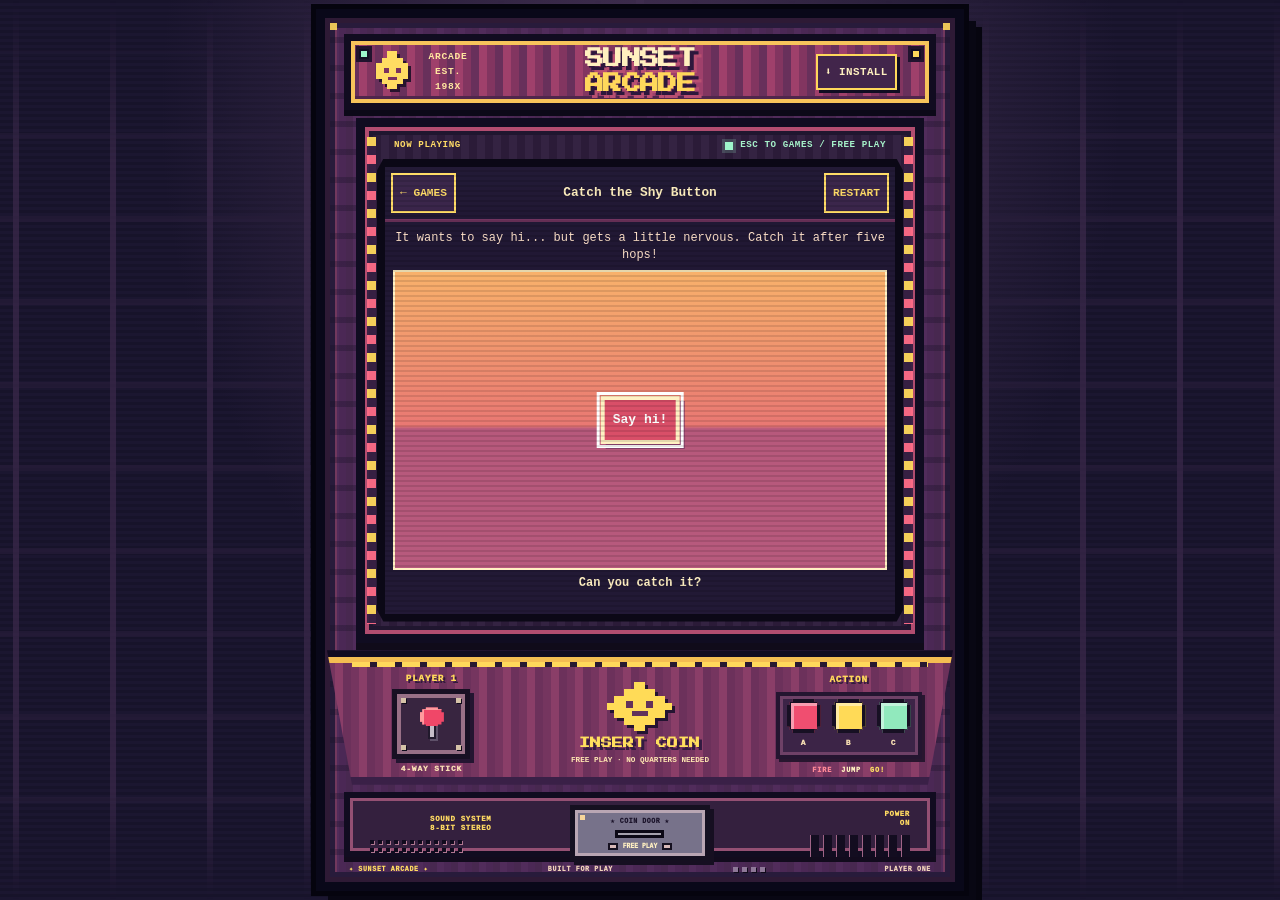
<file: games/shy-button.html>
<!doctype html>
<html lang="en">

<head>
    <meta charset="utf-8">
    <meta name="viewport" content="width=device-width, initial-scale=1">

    <title>Catch the Shy Button · Sunset Arcade</title>

    <link
        rel="icon"
        href="../Pixel%20Star%20Gamer%20Icon.png"
        type="image/png"
    >

    <link rel="stylesheet" href="../arcade.css">
  <link rel="stylesheet" href="../game-shell.css">
  <script src="../game-shell.js"></script>
</head>

<body>

    <main class="game-page">

        <a class="back-link" href="../index.html">
            ← BACK TO THE ARCADE
        </a>

        <div class="pixel-sun" aria-hidden="true">✦</div>

        <h1>The Shy Button</h1>

        <p class="game-description">
            It wants to say hi... but gets a little nervous. Catch it after five hops!
        </p>

        <div id="play-area">
            <button id="shy-button" type="button">
                Say hi!
            </button>
        </div>

        <p id="message" aria-live="polite">
            Can you catch it?
        </p>

    </main>

    <script>
        const button = document.querySelector("#shy-button");
        const area = document.querySelector("#play-area");
        const message = document.querySelector("#message");

        let escapes = 0;
        let escapedOnPointerDown = false;

        function keepInBounds() {
            const halfWidth = button.offsetWidth / 2;
            const halfHeight = button.offsetHeight / 2;
            button.style.left = Math.max(halfWidth, Math.min(area.clientWidth - halfWidth, button.offsetLeft)) + "px";
            button.style.top = Math.max(halfHeight, Math.min(area.clientHeight - halfHeight, button.offsetTop)) + "px";
        }

        function scootAway() {
            if (escapes >= 5) return;

            const maxX = Math.max(0, area.clientWidth - button.offsetWidth);
            const maxY = Math.max(0, area.clientHeight - button.offsetHeight);

            button.style.left =
                (Math.random() * maxX + button.offsetWidth / 2) + "px";

            button.style.top =
                (Math.random() * maxY + button.offsetHeight / 2) + "px";

            escapes++;

            message.textContent = escapes === 5
                ? "Okay, okay... you can catch me now!"
                : "Eep! Almost!";
        }

        button.addEventListener("pointerenter", event => {
            if (event.pointerType === "mouse") {
                scootAway();
            }
        });

        button.addEventListener("pointerdown", event => {
            escapedOnPointerDown = event.pointerType !== "mouse" && escapes < 5;
            if (escapedOnPointerDown) {
                event.preventDefault();
                scootAway();
            }
        });

        button.addEventListener("click", event => {
            // Keyboard activation has no pointerdown; give it the same five hops.
            if (event.detail === 0 && escapes < 5) {
                scootAway();
                return;
            }
            if (escapes < 5 || (event.detail !== 0 && escapedOnPointerDown)) return;
            message.textContent = "Hi, friend! Thanks for finding me ✨";
            button.textContent = "Hi, friend!";
            keepInBounds();
        });
        window.addEventListener("resize", keepInBounds);
    </script>

</body>

</html>
</file>
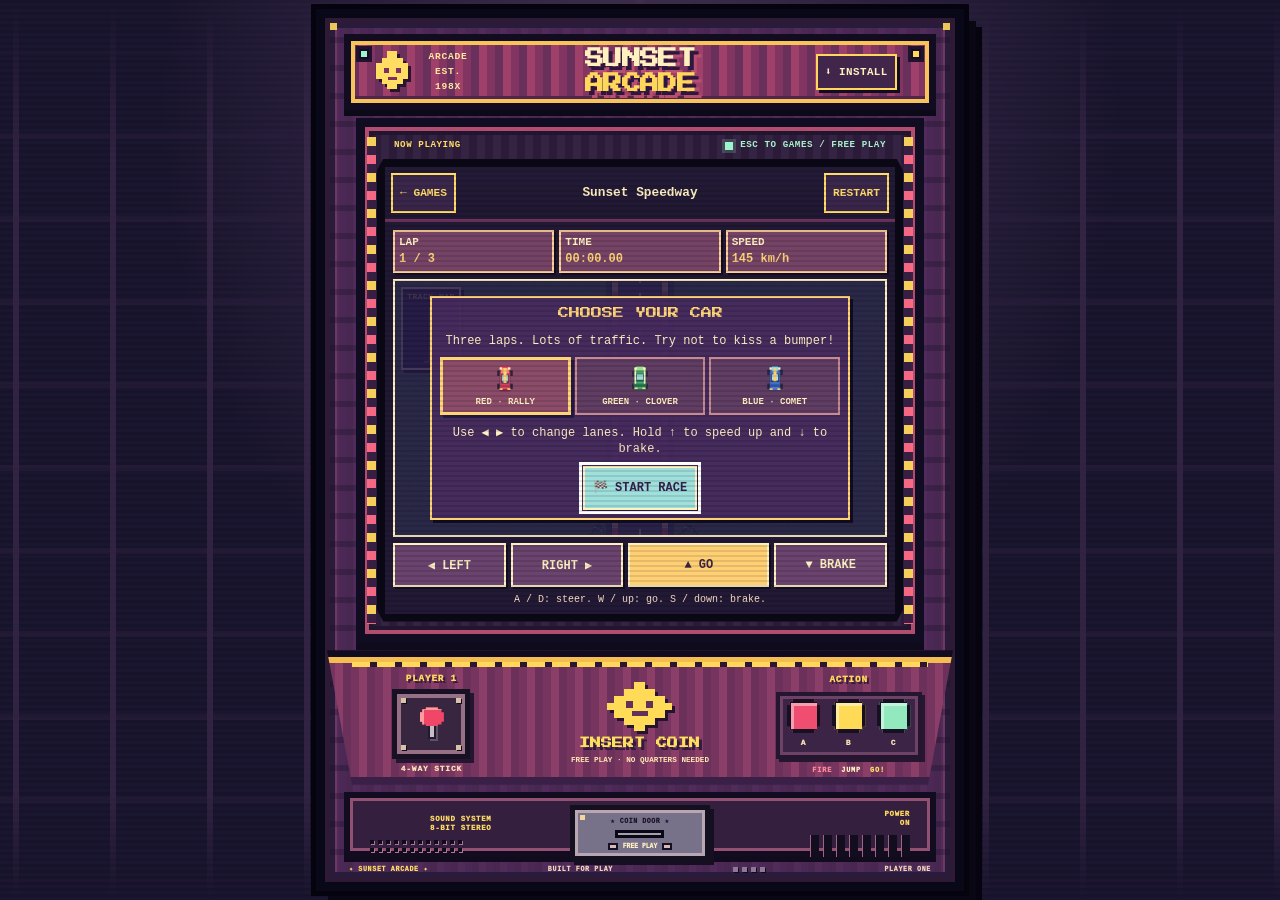
<file: games/sunset-speedway.html>
<!doctype html>
<html lang="en">
<head>
  <meta charset="utf-8">
  <meta name="viewport" content="width=device-width, initial-scale=1">
  <meta name="theme-color" content="#332044">
  <title>Sunset Speedway · Sunset Arcade</title>
  <link rel="icon" href="../Pixel%20Star%20Gamer%20Icon.png" type="image/png">
  <link rel="stylesheet" href="../arcade.css">
  <style>
    .race-game { width: min(100%, 760px); }
    .race-hud { width: min(100%, 520px); margin: 1rem auto .8rem; display: grid; grid-template-columns: repeat(3,1fr); gap: .55rem; text-align: left; font-weight: bold; }
    .race-hud > div { padding: .55rem .7rem; border: 2px solid #ffcf9b; background: #754366; box-shadow: 3px 3px #332044; }
    .race-hud span { display: block; margin-top: .3rem; color: #ffd477; font-size: 1.05rem; }
    .race-screen { position: relative; width: min(100%,480px); aspect-ratio: 6 / 7; margin: 0 auto; overflow: hidden; border: 4px solid #fff0c2; background: #456b4b; box-shadow: 7px 7px #332044; touch-action: none; overscroll-behavior: contain; }
    .race-svg { display: block; width: 100%; height: 100%; image-rendering: pixelated; }
    .track-map { position: absolute; z-index: 2; top: .65rem; left: .65rem; width: 96px; padding: .35rem; border: 2px solid #fff0c2; background: #332044eF; box-shadow: 3px 3px #17142d; pointer-events: none; }
    .track-map svg { display: block; width: 100%; height: auto; image-rendering: pixelated; }
    .track-map-label { margin: 0 0 .25rem; color: #ffd477; text-align: center; font: bold .58rem "Courier New",monospace; letter-spacing: .06em; }
    .race-overlay { position: absolute; inset: 0; z-index: 3; display: grid; place-items: center; padding: .8rem; background: #241a46d9; }
    .race-overlay[hidden] { display: none; }
    .race-card { width: min(100%,420px); padding: clamp(.8rem,4vw,1.35rem); border: 3px solid #ffd477; background: #482b5fee; box-shadow: 6px 6px #17142d; }
    .race-card h2 { margin: .2rem 0 .65rem; color: #ffd477; font: .9rem/1.7 "Press Start 2P","Courier New",monospace; }
    .race-card p { margin: .45rem 0 .8rem; line-height: 1.45; }
    .car-picker { display: grid; grid-template-columns: repeat(3,minmax(0,1fr)); gap: .45rem; margin: .7rem 0; }
    .car-option { min-width: 0; min-height: 82px; display: grid; justify-items: center; align-content: center; gap: .2rem; padding: .35rem .15rem; border: 2px solid #c68a90; color: #fff0c2; background: #603d63; font: bold .7rem "Courier New",monospace; }
    .car-option svg { width: 30px; height: 42px; image-rendering: pixelated; }
    .car-option[aria-pressed="true"] { border: 3px solid #ffd477; background: #8b4c69; box-shadow: 3px 3px #241a46; }
    .race-start { min-height: 46px; padding: .65rem .9rem; border: 3px solid #fff0c2; color: #351f4c; background: #9fe0dc; box-shadow: 4px 4px #241a46; font: bold .95rem "Courier New",monospace; }
    .race-controls { width: min(100%,480px); margin: .85rem auto 0; display: grid; grid-template-columns: 1fr 1fr 1.25fr 1fr; gap: .45rem; touch-action: none; overscroll-behavior: contain; user-select: none; -webkit-user-select: none; }
    .race-control { min-height: 48px; border: 3px solid #fff0c2; color: #fff0c2; background: #69436d; box-shadow: 3px 3px #332044; font: bold .88rem "Courier New",monospace; touch-action: none; user-select: none; -webkit-user-select: none; }
    .race-control.go { color: #3b2745; background: #ffcf73; }
    .race-control.held,.race-control:active { transform: translateY(2px); box-shadow: 1px 1px #332044; background: #956080; }
    .race-control.go.held,.race-control.go:active { background: #ffab59; }
    .race-help { margin: .75rem auto 0; color: #ffe2ca; font-size: .86rem; line-height: 1.5; }
    @media(max-width:520px){
      .race-game { padding-left: .65rem; padding-right: .65rem; }
      .race-hud { gap: .35rem; font-size: .8rem; }
      .race-hud > div { padding: .45rem .5rem; }
      .race-hud span { font-size: .95rem; }
      .race-controls { gap: .35rem; }
      .race-control { min-height: 52px; padding: .2rem; font-size: .78rem; }
      .race-card h2 { font-size: .75rem; }
      .race-card p { font-size: .9rem; }
      .track-map { top: .5rem; left: .5rem; width: 82px; }
    }
    @media(prefers-reduced-motion:reduce){.race-screen *{animation:none!important;transition:none!important}}
  </style>
  <link rel="stylesheet" href="../game-shell.css">
  <script src="../game-shell.js"></script>
</head>
<body>
  <main class="game-page race-game">
    <a class="back-link" href="../index.html">← BACK TO THE ARCADE</a>
    <div class="pixel-sun" aria-hidden="true">✷</div>
    <p class="eyebrow">START YOUR ENGINES</p>
    <h1>Sunset Speedway</h1>
    <p class="game-description">Pick a car and race three laps on a straight, vertically scrolling sunset track. Dodge rival drivers and potholes; one crash ends the race!</p>

    <div class="race-hud" aria-label="Race status">
      <div>LAP<span id="lap-readout">1 / 3</span></div>
      <div>TIME<span id="time-readout">00:00.00</span></div>
      <div>SPEED<span id="speed-readout">0 km/h</span></div>
    </div>

    <div class="race-screen" id="race-screen" aria-label="Fixed upright top-down view of the pixel race track">
      <svg class="race-svg" viewBox="0 0 480 560" role="img" aria-label="Portrait top-down pixel cars racing on a vertically scrolling track" shape-rendering="crispEdges">
        <defs>
          <pattern id="grass-pixels" width="24" height="24" patternUnits="userSpaceOnUse">
            <rect width="24" height="24" fill="#52784e"/><rect x="3" y="5" width="3" height="3" fill="#668956"/><rect x="15" y="15" width="4" height="3" fill="#426747"/><rect x="20" y="3" width="2" height="2" fill="#78915a"/>
          </pattern>
          <linearGradient id="sunset-sky" x2="0" y2="1"><stop stop-color="#44366a"/><stop offset=".55" stop-color="#dc6c79"/><stop offset="1" stop-color="#ffc576"/></linearGradient>
          <pattern id="start-checker" width="16" height="8" patternUnits="userSpaceOnUse">
            <rect width="16" height="8" fill="#fff0c2"/><rect width="8" height="4" fill="#332044"/><rect x="8" y="4" width="8" height="4" fill="#332044"/>
          </pattern>
          <g id="car-red-art">
            <rect x="-10" y="-11" width="4" height="7" fill="#29263e"/><rect x="6" y="-11" width="4" height="7" fill="#29263e"/><rect x="-10" y="6" width="4" height="7" fill="#29263e"/><rect x="6" y="6" width="4" height="7" fill="#29263e"/>
            <rect x="-7" y="-16" width="14" height="32" fill="#792d50"/><rect x="-6" y="-16" width="12" height="29" fill="#e84b5f"/><rect x="-5" y="-14" width="10" height="6" fill="#ff9a68"/><rect x="-5" y="-6" width="10" height="12" fill="#513b5c"/><rect x="-4" y="-5" width="8" height="8" fill="#90d1cf"/><rect x="-6" y="7" width="12" height="4" fill="#c43f58"/><rect x="-2" y="-14" width="4" height="19" fill="#ffd477"/><rect x="-7" y="-15" width="3" height="3" fill="#fff0c2"/><rect x="4" y="-15" width="3" height="3" fill="#fff0c2"/><rect x="-7" y="12" width="4" height="2" fill="#ffcf73"/><rect x="3" y="12" width="4" height="2" fill="#ffcf73"/>
          </g>
          <g id="car-green-art">
            <rect x="-10" y="-10" width="4" height="7" fill="#29263e"/><rect x="6" y="-10" width="4" height="7" fill="#29263e"/><rect x="-10" y="6" width="4" height="7" fill="#29263e"/><rect x="6" y="6" width="4" height="7" fill="#29263e"/>
            <rect x="-8" y="-13" width="16" height="27" fill="#2c594b"/><rect x="-7" y="-15" width="14" height="28" fill="#42a96a"/><rect x="-5" y="-16" width="10" height="5" fill="#9ce08b"/><rect x="-5" y="-7" width="10" height="10" fill="#385266"/><rect x="-4" y="-6" width="8" height="7" fill="#9edfd2"/><rect x="-8" y="6" width="16" height="4" fill="#287854"/><rect x="-7" y="-14" width="2" height="20" fill="#fff0c2"/><rect x="5" y="-14" width="2" height="20" fill="#fff0c2"/><rect x="-7" y="-15" width="3" height="3" fill="#fff0c2"/><rect x="4" y="-15" width="3" height="3" fill="#fff0c2"/><rect x="-7" y="11" width="4" height="2" fill="#ffcf73"/><rect x="3" y="11" width="4" height="2" fill="#ffcf73"/>
          </g>
          <g id="car-blue-art">
            <rect x="-10" y="-12" width="4" height="7" fill="#29263e"/><rect x="6" y="-12" width="4" height="7" fill="#29263e"/><rect x="-10" y="6" width="4" height="7" fill="#29263e"/><rect x="6" y="6" width="4" height="7" fill="#29263e"/>
            <rect x="-7" y="-16" width="14" height="31" fill="#334279"/><rect x="-6" y="-14" width="12" height="28" fill="#4778d1"/><rect x="-4" y="-16" width="8" height="6" fill="#80d9ed"/><rect x="-5" y="-7" width="10" height="11" fill="#343a62"/><rect x="-4" y="-6" width="8" height="8" fill="#a6e3e5"/><rect x="-6" y="6" width="12" height="4" fill="#365ab0"/><rect x="-2" y="-14" width="4" height="17" fill="#ffcf73"/><rect x="-7" y="-15" width="3" height="3" fill="#fff0c2"/><rect x="4" y="-15" width="3" height="3" fill="#fff0c2"/><rect x="-7" y="12" width="4" height="2" fill="#ffcf73"/><rect x="3" y="12" width="4" height="2" fill="#ffcf73"/>
          </g>
        </defs>
        <g id="world">
          <rect x="-10000" y="-12000" width="20000" height="24000" fill="url(#grass-pixels)"/>
          <g opacity=".9" aria-hidden="true" shape-rendering="crispEdges">
            <rect x="-1800" y="-1600" width="8" height="7" fill="#769557"/><rect x="1050" y="-900" width="10" height="8" fill="#3f6948"/>
            <rect x="-650" y="1250" width="9" height="8" fill="#78975b"/><rect x="1350" y="850" width="8" height="7" fill="#3f6948"/>
          </g>
          <path id="track-grass-edge" fill="none" stroke="#324d42" stroke-width="128" stroke-linejoin="round"/>
          <path id="track-outline" fill="none" stroke="#29263e" stroke-width="112" stroke-linejoin="round"/>
          <path id="track-surface" fill="none" stroke="#4e4d58" stroke-width="90" stroke-linejoin="round"/>
          <path id="track-curb-left-red" fill="none" stroke="#df6270" stroke-width="12" stroke-dasharray="16 16"/>
          <path id="track-curb-left-cream" fill="none" stroke="#f1d49c" stroke-width="12" stroke-dasharray="16 16" stroke-dashoffset="16"/>
          <path id="track-curb-right-red" fill="none" stroke="#df6270" stroke-width="12" stroke-dasharray="16 16"/>
          <path id="track-curb-right-cream" fill="none" stroke="#f1d49c" stroke-width="12" stroke-dasharray="16 16" stroke-dashoffset="16"/>
          <path id="track-centerline" fill="none" stroke="#e9d6a0" stroke-width="3" stroke-dasharray="14 18" stroke-linejoin="round"/>
          <g id="start-line" aria-hidden="true"><rect x="-44" y="-5" width="88" height="10" fill="url(#start-checker)" stroke="#29263e" stroke-width="2"/></g>
          <g id="props-layer" aria-hidden="true"></g>
          <g id="hazards-layer"></g>
          <g id="traffic-layer"></g>
        </g>
        <g id="player-car"><use href="#car-red-art"/></g>
      </svg>
      <div class="track-map" aria-label="Minimap showing your position on the full track">
        <p class="track-map-label">TRACK MAP</p>
        <svg viewBox="0 0 100 120" role="img" aria-label="Straight race track with your current position marked in yellow"><path id="map-track-border" fill="none" stroke="#17142d" stroke-width="13"/><path id="map-track" fill="none" stroke="#76727b" stroke-width="9"/><path id="map-track-dashes" fill="none" stroke="#e9d6a0" stroke-width="1" stroke-dasharray="2 2"/><path id="map-start" fill="none" stroke="#e76673" stroke-width="3"/><path id="map-player" d="M0 -4 L3 3 L0 1 L-3 3Z" transform="translate(50 113)" fill="#ffd477" stroke="#332044" stroke-width=".8"/></svg>
      </div>
      <div class="race-overlay" id="race-overlay">
        <section class="race-card" aria-live="polite">
          <h2 id="overlay-title">CHOOSE YOUR CAR</h2>
          <div id="car-picker-panel">
            <p id="car-picker-copy">Three laps. Lots of traffic. Try not to kiss a bumper!</p>
            <div class="car-picker" role="group" aria-label="Choose your racer">
              <button class="car-option" type="button" data-car="red" aria-pressed="true"><svg viewBox="-12 -18 24 36" aria-hidden="true"><use href="#car-red-art"/></svg><span>RED · RALLY</span></button>
              <button class="car-option" type="button" data-car="green" aria-pressed="false"><svg viewBox="-12 -18 24 36" aria-hidden="true"><use href="#car-green-art"/></svg><span>GREEN · CLOVER</span></button>
              <button class="car-option" type="button" data-car="blue" aria-pressed="false"><svg viewBox="-12 -18 24 36" aria-hidden="true"><use href="#car-blue-art"/></svg><span>BLUE · COMET</span></button>
            </div>
          </div>
          <p id="overlay-copy">Use ◀ ▶ to change lanes. Hold ↑ to speed up and ↓ to brake.</p>
          <button class="race-start" id="start-race" type="button">🏁 START RACE</button>
        </section>
      </div>
    </div>

    <div class="race-controls" aria-label="Driving controls">
      <button class="race-control" id="steer-left" type="button" aria-label="Steer left">◀ LEFT</button>
      <button class="race-control" id="steer-right" type="button" aria-label="Steer right">RIGHT ▶</button>
      <button class="race-control go" id="accelerate" type="button" aria-label="Accelerate">▲ GO</button>
      <button class="race-control" id="brake" type="button" aria-label="Brake">▼ BRAKE</button>
    </div>
    <p class="race-help">Keyboard: ← → or A / D to steer · hold ↑ / W to go · ↓ / S to brake. On mobile, hold the buttons.</p>
  </main>
  <script>
    (() => {
      const CX = 240, PLAYER_Y = 430;
      const LAP_LENGTH = 1800, LAPS_TO_WIN = 3, RACE_LENGTH = LAP_LENGTH * LAPS_TO_WIN;
      const MAX_SPEED = 225, ROAD_HALF_WIDTH = 45, ZOOM = 1.16;
      const world = document.querySelector("#world");
      const playerCar = document.querySelector("#player-car");
      const trafficLayer = document.querySelector("#traffic-layer");
      const hazardsLayer = document.querySelector("#hazards-layer");
      const propsLayer = document.querySelector("#props-layer");
      const startLineLayer = document.querySelector("#start-line");
      const mapPlayer = document.querySelector("#map-player");
      const overlay = document.querySelector("#race-overlay");
      const title = document.querySelector("#overlay-title");
      const copy = document.querySelector("#overlay-copy");
      const pickerPanel = document.querySelector("#car-picker-panel");
      const startButton = document.querySelector("#start-race");
      const lapReadout = document.querySelector("#lap-readout");
      const timeReadout = document.querySelector("#time-readout");
      const speedReadout = document.querySelector("#speed-readout");
      const held = { left: false, right: false, accelerate: false, brake: false };
      const keyState = new Set();
      const carNames = { red: "Rally", green: "Clover", blue: "Comet" };
      let selectedCar = "red", running = false;
      let playerDistance = 0, laneOffset = 0, steeringAngle = 0, speed = 145, elapsed = 0, lastTime = 0, animation = 0;
      let npcs = [], potholes = [], bestTime = Infinity;

      function releaseControls() {
        keyState.clear();
        held.left = held.right = held.accelerate = held.brake = false;
        document.querySelectorAll(".held").forEach(button => button.classList.remove("held"));
      }

      try { bestTime = Number(localStorage.getItem("sunsetSpeedwayBest")) || Infinity; } catch (_) { /* storage can be disabled */ }
      if (!Number.isFinite(bestTime) || bestTime <= 0) bestTime = Infinity;

      function svgEl(tag, attrs = {}) {
        const node = document.createElementNS("http://www.w3.org/2000/svg", tag);
        for (const [key, value] of Object.entries(attrs)) node.setAttribute(key, value);
        return node;
      }
      function snapPixel(value, size = 4) { return Math.round(value / size) * size; }
      function roadOffset() { return 0; }
      function roadCenter(distance) { return CX + roadOffset(distance); }
      function roadHeading(distance) {
        const change = roadCenter(distance + 16) - roadCenter(distance - 16);
        return Math.atan2(change, 32) * 180 / Math.PI * .42;
      }
      function setWorldPosition(node, distance, lane = 0, angle = 0) {
        const x = snapPixel(roadCenter(distance) + lane);
        const y = snapPixel(PLAYER_Y - distance);
        node.setAttribute("transform", "translate(" + x + " " + y + ") rotate(" + angle.toFixed(1) + ")");
      }
      function buildRoad() {
        const start = -560, end = RACE_LENGTH + 650;
        // The current course is straight, so endpoint paths draw the same road
        // without thousands of redundant SVG points for the scrolling world.
        const centerX = snapPixel(roadCenter(start));
        const startY = snapPixel(PLAYER_Y - start);
        const endY = snapPixel(PLAYER_Y - end);
        const roadD = `M${centerX} ${startY} L${centerX} ${endY}`;
        const leftCurbD = `M${snapPixel(centerX - 49)} ${startY} L${snapPixel(centerX - 49)} ${endY}`;
        const rightCurbD = `M${snapPixel(centerX + 49)} ${startY} L${snapPixel(centerX + 49)} ${endY}`;
        for (const id of ["#track-grass-edge", "#track-outline", "#track-surface", "#track-centerline"]) {
          document.querySelector(id).setAttribute("d", roadD);
        }
        for (const id of ["#track-curb-left-red", "#track-curb-left-cream"]) document.querySelector(id).setAttribute("d", leftCurbD);
        for (const id of ["#track-curb-right-red", "#track-curb-right-cream"]) document.querySelector(id).setAttribute("d", rightCurbD);

        const mapD = "M49.5 4.5 L49.5 112.5";
        for (const id of ["#map-track-border", "#map-track", "#map-track-dashes"]) document.querySelector(id).setAttribute("d", mapD);
        document.querySelector("#map-start").setAttribute("d", "M36 113 L64 113");

        startLineLayer.replaceChildren();
        for (let lap = 0; lap <= LAPS_TO_WIN; lap++) {
          const distance = lap * LAP_LENGTH;
          const line = svgEl("g", { transform: "translate(" + snapPixel(roadCenter(distance)) + " " + snapPixel(PLAYER_Y - distance) + ")", "aria-hidden": "true" });
          line.append(svgEl("rect", { x:-51, y:-6, width:102, height:12, fill:"url(#start-checker)", stroke:"#29263e", "stroke-width":2 }));
          startLineLayer.append(line);
        }
        buildPotholes();
        buildTrackProps();
      }
      function formatTime(seconds) {
        const minutes = Math.floor(seconds / 60);
        const whole = Math.floor(seconds % 60);
        const centiseconds = Math.floor((seconds % 1) * 100);
        return String(minutes).padStart(2,"0") + ":" + String(whole).padStart(2,"0") + "." + String(centiseconds).padStart(2,"0");
      }
      function updateHud() {
        const completed = Math.floor(playerDistance / LAP_LENGTH);
        lapReadout.textContent = Math.min(LAPS_TO_WIN, completed + 1) + " / " + LAPS_TO_WIN;
        timeReadout.textContent = formatTime(elapsed);
        speedReadout.textContent = Math.round(speed) + " km/h";
      }
      function buildPotholes() {
        potholes = [];
        hazardsLayer.replaceChildren();
        const positions = [[.13,-25],[.36,20],[.61,-10],[.84,25]];
        for (let lap = 0; lap < LAPS_TO_WIN; lap++) {
          positions.forEach(([fraction,lane],index) => {
            const distance = lap * LAP_LENGTH + fraction * LAP_LENGTH;
            const hole = svgEl("g", { "aria-label": "Pothole" });
            hole.append(svgEl("path", { d:"M-20 -6h8v-5h24v5h7v13h-9v5h-21v-5h-9z", fill:"#29263e" }));
            hole.append(svgEl("path", { d:"M-14 -5h8v-3h17v4h5v8h-8v3h-17v-4h-5z", fill:"#17182b" }));
            hole.append(svgEl("path", { d:index%2 ? "M-7 -4v5h-4v4m14-8v4h5" : "M-9 -4h5v4h5v5m7-12v4h-4", fill:"none", stroke:"#7e7283", "stroke-width":3 }));
            hazardsLayer.append(hole);
            potholes.push({ distance, lane, node: hole });
          });
        }
      }
      function buildTrackProps() {
        propsLayer.replaceChildren();
        let index = 0;
        for (let distance = -420; distance <= RACE_LENGTH + 560; distance += 105) {
          for (const side of [-1, 1]) {
            const lane = side * (82 + (index % 3) * 8);
            const pointX = snapPixel(roadCenter(distance) + lane);
            const pointY = snapPixel(PLAYER_Y - distance);
            const tree = svgEl("g", { transform:"translate(" + pointX + " " + pointY + ")", "aria-hidden":"true" });
            tree.append(
              svgEl("rect", { x:-5, y:2, width:10, height:17, fill:"#5d3b42" }),
              svgEl("path", { d:"M-16 3h6v-7h5v-7h10v5h6v7h5v7h-32z", fill:index%3===0?"#397354":"#3f7950", stroke:"#294c45", "stroke-width":3 }),
              svgEl("rect", { x:-8, y:-11, width:5, height:4, fill:"#7eaa62" }),
              svgEl("rect", { x:4, y:-5, width:5, height:4, fill:"#6e9a5b" })
            );
            propsLayer.append(tree);
            index++;
          }
        }
      }
      function updateMap() {
        const wrapped = ((playerDistance % LAP_LENGTH) + LAP_LENGTH) % LAP_LENGTH;
        const x = 50 + roadOffset(wrapped) * .29;
        const y = 113 - wrapped / LAP_LENGTH * 108;
        mapPlayer.setAttribute("transform", "translate(" + x.toFixed(1) + " " + y.toFixed(1) + ")");
      }
      function updateScene() {
        const playerX = snapPixel(CX + (roadCenter(playerDistance) + laneOffset - CX) * ZOOM);
        const carAngle = roadHeading(playerDistance) + steeringAngle;
        playerCar.setAttribute("transform", "translate(" + playerX + " " + PLAYER_Y + ") rotate(" + carAngle.toFixed(1) + ") scale(" + ZOOM + ")");
        for (const npc of npcs) setWorldPosition(npc.node, npc.distance, npc.lane, roadHeading(npc.distance));
        for (const hole of potholes) setWorldPosition(hole.node, hole.distance, hole.lane);
        world.setAttribute("transform", "translate(" + CX + " " + PLAYER_Y + ") scale(" + ZOOM + ") translate(" + (-CX) + " " + (-PLAYER_Y) + ") translate(0 " + snapPixel(playerDistance) + ")");
        updateMap();
      }
      function clearNpcs() {
        npcs = [];
        trafficLayer.replaceChildren();
      }
      function makeNpcs() {
        clearNpcs();
        const starts = [.12, .31, .56, .78];
        const lanes = [-22, 20, 0, 23];
        const speeds = [158, 174, 148, 183];
        const cars = ["blue", "green", "red", "blue"];
        for (let i = 0; i < starts.length; i++) {
          const node = svgEl("g", { "aria-hidden":"true" });
          node.append(svgEl("use", { href:"#car-" + cars[i] + "-art" }));
          const number = svgEl("text", { x:0, y:2, "text-anchor":"middle", fill:"#fff0c2", "font-size":7, "font-weight":"bold", "font-family":"Courier New,monospace" });
          number.textContent = String(i + 2);
          node.append(number);
          trafficLayer.append(node);
          npcs.push({ node, distance:LAP_LENGTH * starts[i], lane:lanes[i], speed:speeds[i] });
        }
      }
      function startRace() {
        cancelAnimationFrame(animation);
        running = true;
        playerDistance = 0;
        laneOffset = 0;
        steeringAngle = 0;
        speed = 145;
        elapsed = 0;
        lastTime = performance.now();
        releaseControls();
        playerCar.querySelector("use").setAttribute("href", "#car-" + selectedCar + "-art");
        makeNpcs();
        updateScene();
        lapReadout.textContent = "1 / " + LAPS_TO_WIN;
        timeReadout.textContent = formatTime(0);
        speedReadout.textContent = Math.round(speed) + " km/h";
        pickerPanel.hidden = true;
        title.textContent = "GO! GO! GO!";
        copy.textContent = "You're driving the " + carNames[selectedCar] + ". Dodge the traffic and finish all three laps!";
        startButton.textContent = "🏁 RACE AGAIN";
        overlay.hidden = true;
        animation = requestAnimationFrame(frame);
      }
      function endRace(won, reason = "You crashed into another car.") {
        if (!running) return;
        running = false;
        cancelAnimationFrame(animation);
        releaseControls();
        overlay.hidden = false;
        pickerPanel.hidden = false;
        document.querySelector("#car-picker-copy").textContent = "Choose another car, or keep yours and race again.";
        title.textContent = won ? "FINISH LINE!" : "CRASH!";
        if (won) {
          const record = elapsed < bestTime;
          if (record) {
            bestTime = elapsed;
            try { localStorage.setItem("sunsetSpeedwayBest", String(bestTime)); } catch (_) { /* storage can be disabled */ }
          }
          copy.textContent = "Three laps in " + formatTime(elapsed) + "! " + (record ? "NEW BEST TIME! 🏆" : "Best time: " + formatTime(bestTime) + ".");
        } else {
          copy.textContent = reason + " You reached lap " + Math.min(LAPS_TO_WIN, Math.floor(playerDistance / LAP_LENGTH) + 1) + ". Want another go?";
        }
        startButton.textContent = "🏁 RACE AGAIN";
      }
      function frame(now) {
        if (!running) return;
        const dt = Math.min(.05, Math.max(0, (now - lastTime) / 1000));
        lastTime = now;
        const left = held.left || keyState.has("arrowleft") || keyState.has("a");
        const right = held.right || keyState.has("arrowright") || keyState.has("d");
        const accelerating = held.accelerate || keyState.has("arrowup") || keyState.has("w");
        const braking = held.brake || keyState.has("arrowdown") || keyState.has("s");
        const steerInput = (right ? 1 : 0) - (left ? 1 : 0);
        steeringAngle += (steerInput * 8 - steeringAngle) * Math.min(1, dt * 12);
        laneOffset += steerInput * 62 * dt;
        laneOffset = Math.max(-42, Math.min(42, laneOffset));
        speed += accelerating ? 92 * dt : -28 * dt;
        if (braking) speed -= 115 * dt;
        speed = Math.max(86, Math.min(MAX_SPEED, speed));
        playerDistance += speed * dt;
        elapsed += dt;

        const playerX = roadCenter(playerDistance) + laneOffset;
        for (const npc of npcs) {
          npc.distance += npc.speed * dt;
          if (Math.abs(npc.distance - playerDistance) < 20 && Math.abs(roadCenter(npc.distance) + npc.lane - playerX) < 20) {
            updateScene();
            updateHud();
            endRace(false, "You bumped into another car.");
            return;
          }
        }
        for (const hole of potholes) {
          const horizontalGap = Math.abs(roadCenter(playerDistance) + laneOffset - roadCenter(hole.distance) - hole.lane);
          if (Math.abs(playerDistance - hole.distance) < 16 && horizontalGap < 19) {
            updateScene();
            updateHud();
            endRace(false, "You hit a pothole.");
            return;
          }
        }
        if (Math.abs(laneOffset) > ROAD_HALF_WIDTH - 7) {
          updateScene();
          updateHud();
          endRace(false, "You went off the road.");
          return;
        }
        updateScene();
        updateHud();
        if (playerDistance >= RACE_LENGTH) {
          endRace(true);
          return;
        }
        animation = requestAnimationFrame(frame);
      }
      function bindHold(id, property) {
        const button = document.querySelector(id);
        button.addEventListener("pointerdown", event => {
          event.preventDefault();
          if (!running) return;
          held[property] = true;
          button.classList.add("held");
          button.setPointerCapture?.(event.pointerId);
        });
        const release = () => { held[property] = false; button.classList.remove("held"); };
        button.addEventListener("pointerup", release);
        button.addEventListener("pointercancel", release);
        button.addEventListener("lostpointercapture", release);
        button.addEventListener("contextmenu", event => event.preventDefault());
      }
      for (const button of document.querySelectorAll(".car-option")) {
        button.addEventListener("click", () => {
          selectedCar = button.getAttribute("data-car");
          for (const option of document.querySelectorAll(".car-option")) option.setAttribute("aria-pressed", String(option === button));
        });
      }
      bindHold("#steer-left", "left");
      bindHold("#steer-right", "right");
      bindHold("#accelerate", "accelerate");
      bindHold("#brake", "brake");
      window.addEventListener("keydown", event => {
        if (!running) return;
        const key = event.key.toLowerCase();
        if (!["arrowleft", "arrowright", "arrowup", "arrowdown", "a", "d", "w", "s"].includes(key)) return;
        event.preventDefault();
        keyState.add(key);
      });
      window.addEventListener("keyup", event => keyState.delete(event.key.toLowerCase()));
      window.addEventListener("blur", releaseControls);
      document.addEventListener("visibilitychange", () => {
        releaseControls();
        cancelAnimationFrame(animation);
        if (!document.hidden && running) {
          lastTime = performance.now();
          animation = requestAnimationFrame(frame);
        }
      });
      startButton.addEventListener("click", startRace);
      buildRoad();
      updateScene();
      updateHud();
    })();
  </script>
</body>
</html>
</file>
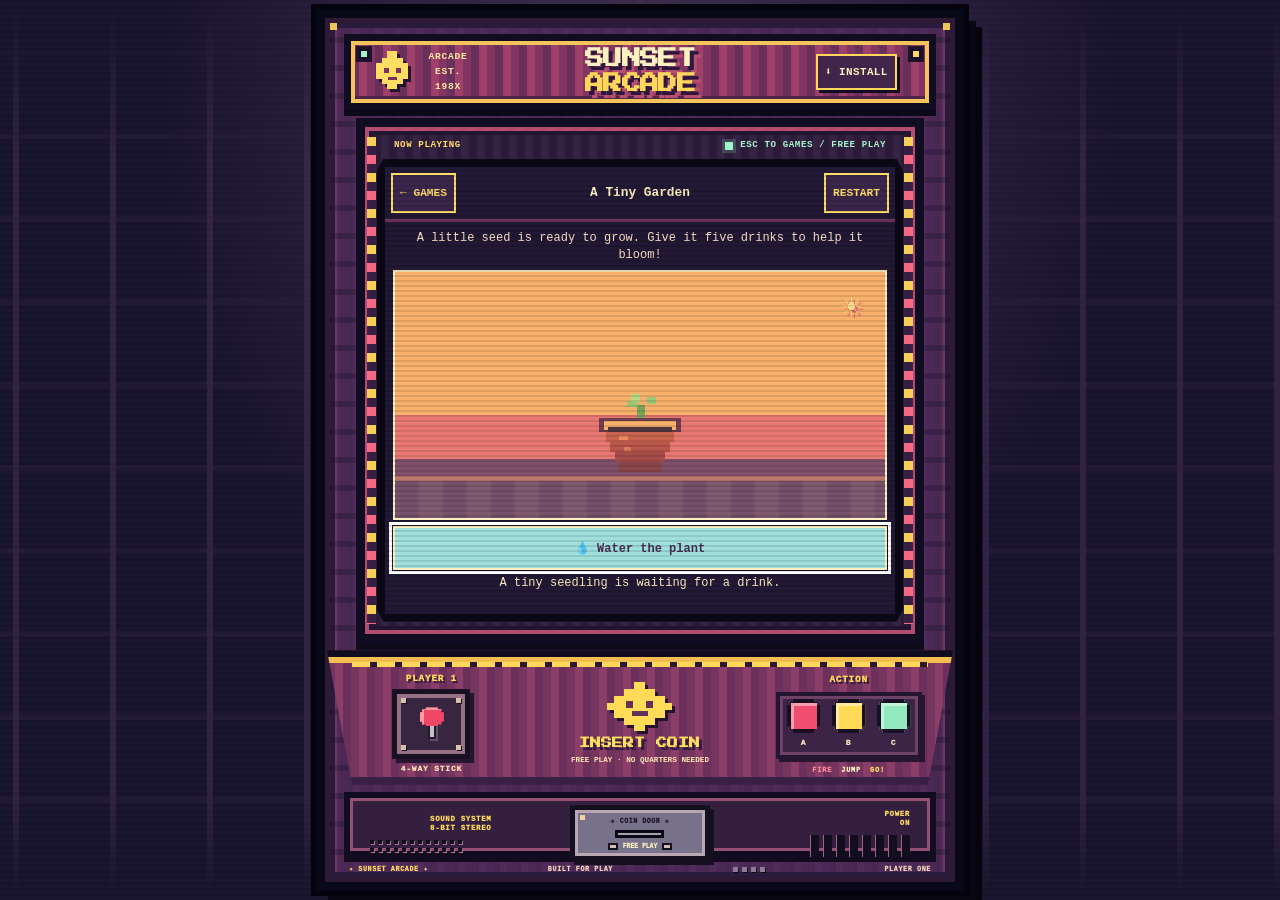
<file: games/tiny-garden.html>
<!doctype html>
<html lang="en">
<head>
  <meta charset="utf-8">
  <meta name="viewport" content="width=device-width, initial-scale=1">
  <title>A Tiny Garden · Sunset Arcade</title>
  <link rel="icon" href="../Pixel%20Star%20Gamer%20Icon.png" type="image/png">
  <link rel="stylesheet" href="../arcade.css">
  <link rel="stylesheet" href="../game-shell.css">
  <script src="../game-shell.js"></script>
</head>
<body>
  <main class="game-page">
    <a class="back-link" href="../index.html">← BACK TO THE ARCADE</a>
    <div class="pixel-sun" aria-hidden="true">✿</div>
    <h1>A Tiny Garden</h1>
    <p class="game-description">A little seed is ready to grow. Give it five drinks to help it bloom!</p>
    <div class="garden-scene" aria-label="A pixel art sunflower growing in a terracotta pot at sunset">
      <svg class="plant-sprite" id="plant" data-stage="0" viewBox="0 0 160 180" role="img" aria-labelledby="plant-title" shape-rendering="crispEdges">
        <title id="plant-title">A tiny seedling in a pixel art pot</title>
        <g class="growth growth-0"><rect x="77" y="104" width="8" height="14" fill="#79a55e"/><rect x="68" y="100" width="10" height="6" fill="#9bc878"/><rect x="72" y="94" width="8" height="7" fill="#b7da82"/><rect x="86" y="97" width="9" height="6" fill="#9bc878"/></g>
        <g class="growth growth-1"><rect x="77" y="84" width="8" height="36" fill="#6c9954"/><rect x="66" y="96" width="14" height="8" fill="#9bc878"/><rect x="59" y="89" width="12" height="8" fill="#b7da82"/><rect x="85" y="88" width="14" height="8" fill="#9bc878"/><rect x="96" y="81" width="10" height="8" fill="#b7da82"/></g>
        <g class="growth growth-2"><rect x="77" y="67" width="8" height="53" fill="#6c9954"/><rect x="63" y="91" width="17" height="8" fill="#9bc878"/><rect x="54" y="83" width="14" height="9" fill="#b7da82"/><rect x="85" y="81" width="18" height="8" fill="#9bc878"/><rect x="99" y="73" width="13" height="8" fill="#b7da82"/><rect x="67" y="70" width="12" height="8" fill="#9bc878"/><rect x="60" y="63" width="10" height="8" fill="#b7da82"/></g>
        <g class="growth growth-3"><rect x="77" y="53" width="8" height="67" fill="#6c9954"/><rect x="62" y="86" width="18" height="8" fill="#9bc878"/><rect x="52" y="78" width="15" height="9" fill="#b7da82"/><rect x="85" y="76" width="19" height="8" fill="#9bc878"/><rect x="101" y="68" width="13" height="8" fill="#b7da82"/><rect x="67" y="63" width="12" height="8" fill="#9bc878"/><rect x="60" y="56" width="10" height="8" fill="#b7da82"/><rect x="73" y="38" width="16" height="17" fill="#608d51"/><rect x="70" y="31" width="22" height="12" fill="#7aa85c"/></g>
        <g class="growth growth-4"><rect x="77" y="44" width="8" height="76" fill="#648f4e"/><rect x="62" y="85" width="18" height="8" fill="#9bc878"/><rect x="52" y="77" width="15" height="9" fill="#b7da82"/><rect x="85" y="75" width="19" height="8" fill="#9bc878"/><rect x="101" y="67" width="13" height="8" fill="#b7da82"/><rect x="69" y="60" width="10" height="8" fill="#9bc878"/><rect x="62" y="53" width="10" height="8" fill="#b7da82"/><rect x="70" y="27" width="22" height="20" fill="#688f51"/><rect x="74" y="20" width="14" height="9" fill="#7ba75b"/></g>
        <g class="growth growth-5">
          <rect x="77" y="42" width="8" height="78" fill="#648f4e"/><rect x="60" y="85" width="20" height="8" fill="#9bc878"/><rect x="50" y="77" width="15" height="9" fill="#b7da82"/><rect x="85" y="75" width="19" height="8" fill="#9bc878"/><rect x="101" y="67" width="13" height="8" fill="#b7da82"/><rect x="73" y="57" width="8" height="8" fill="#9bc878"/><rect x="64" y="50" width="11" height="8" fill="#b7da82"/>
          <rect x="73" y="1" width="16" height="12" fill="#ffd34f"/><rect x="57" y="9" width="16" height="12" fill="#ffb82e"/><rect x="89" y="9" width="16" height="12" fill="#ffb82e"/><rect x="49" y="21" width="12" height="16" fill="#ffd34f"/><rect x="101" y="21" width="12" height="16" fill="#ffd34f"/><rect x="57" y="45" width="16" height="12" fill="#ffb82e"/><rect x="89" y="45" width="16" height="12" fill="#ffb82e"/><rect x="73" y="53" width="16" height="10" fill="#ffd34f"/>
          <rect x="65" y="17" width="32" height="32" fill="#a7553c"/><rect x="69" y="13" width="24" height="40" fill="#8e493b"/><rect x="61" y="21" width="40" height="24" fill="#8e493b"/><rect x="69" y="21" width="24" height="24" fill="#704039"/><rect x="73" y="25" width="8" height="8" fill="#9f6042"/><rect x="85" y="33" width="6" height="7" fill="#b87648"/>
        </g>
        <rect x="43" y="116" width="74" height="13" fill="#713e50"/><rect x="47" y="119" width="66" height="8" fill="#f8b16b"/><rect x="51" y="124" width="58" height="5" fill="#503641"/><rect x="49" y="129" width="62" height="9" fill="#ca644f"/><rect x="53" y="138" width="54" height="9" fill="#b9574b"/><rect x="57" y="147" width="46" height="9" fill="#a64d49"/><rect x="61" y="156" width="38" height="9" fill="#8c4548"/><rect x="61" y="132" width="8" height="4" fill="#ed8961"/><rect x="65" y="142" width="7" height="4" fill="#d97958"/>
      </svg>
      <div class="garden-ground" aria-hidden="true"></div>
    </div>
    <button class="water-button" id="water-button" type="button">💧 Water the plant</button>
    <p id="garden-message" aria-live="polite">A tiny seedling is waiting for a drink.</p>
  </main>
  <script>
    const plant = document.querySelector("#plant");
    const waterButton = document.querySelector("#water-button");
    const message = document.querySelector("#garden-message");
    const plantTitle = document.querySelector("#plant-title");
    const stages = [
      { message: "A little sip! The seedling stretches up.", title: "A small pixel seedling in a pot" },
      { message: "New leaves! It's getting taller.", title: "A leafy pixel plant growing in a pot" },
      { message: "A tiny bud is starting to show!", title: "A pixel plant with a little bud" },
      { message: "Almost there... the bud is turning golden!", title: "A pixel sunflower bud about to open" },
      { message: "It bloomed! You grew a sunny pixel sunflower! 🌻", title: "A fully grown pixel sunflower in a terracotta pot" }
    ];
    let drinks = 0;
    let growthTimer = 0;
    waterButton.addEventListener("click", () => {
      window.clearTimeout(growthTimer);
      if (drinks === stages.length) {
        drinks = 0;
        plant.classList.remove("growing");
        plant.dataset.stage = "0";
        plantTitle.textContent = "A tiny seedling in a pixel art pot";
        waterButton.textContent = "💧 Water the plant";
        message.textContent = "A tiny seedling is waiting for a drink.";
        return;
      }
      drinks += 1;
      plant.dataset.stage = String(drinks);
      plantTitle.textContent = stages[drinks - 1].title;
      message.textContent = stages[drinks - 1].message;
      plant.classList.add("growing");
      if (drinks === stages.length) waterButton.textContent = "🌱 Grow another?";
      growthTimer = window.setTimeout(() => plant.classList.remove("growing"), 300);
    });
  </script>
</body>
</html>
</file>
<file: arcade.css>
@import url('https://fonts.googleapis.com/css2?family=Press+Start+2P&display=swap');
:root{color-scheme:dark;--plum:#512c5d;--deep:#332044;--rose:#d45b78;--peach:#ffa66e;--cream:#fff0c2;--pale:#ffe2ca}*{box-sizing:border-box}body{min-height:100vh;min-height:100svh;margin:0;padding:max(1rem,env(safe-area-inset-top)) max(1rem,env(safe-area-inset-right)) max(1rem,env(safe-area-inset-bottom)) max(1rem,env(safe-area-inset-left));display:grid;place-items:center;color:var(--cream);text-align:center;font-family:"Courier New",monospace;background:linear-gradient(180deg,#5b397e 0%,#c65378 52%,#f49a69 100%);image-rendering:pixelated;cursor:url("data:image/svg+xml,%3Csvg xmlns='http://www.w3.org/2000/svg' width='32' height='32' viewBox='0 0 16 16'%3E%3Cpath fill='%23ffe7a3' d='M7 0h2v5h5v2h2v2h-2v2h-2v2h-2v3H6v-3H4v-2H2V9H0V7h2V5h3V3h2z'/%3E%3Cpath fill='%23ef776e' d='M7 3h2v4h4v2H9v4H7V9H4V7h3z'/%3E%3C/svg%3E") 8 8,auto}body:before{content:"";position:fixed;inset:0;pointer-events:none;opacity:.15;background-image:radial-gradient(#fff0c2 1px,transparent 1px);background-size:24px 24px}main{position:relative;width:min(100%,760px);min-width:0;padding:clamp(1.2rem,5vw,3rem);border:4px solid var(--cream);background:#4b3155ef;box-shadow:10px 10px #713e6d}.pixel-sun{color:#ffd477;font-size:3rem;text-shadow:4px 4px #e86c65}.eyebrow,.footer-note{color:#ffcf9b;font-size:.75rem;font-weight:bold;letter-spacing:.12em;line-height:1.8}h1{margin:.5rem 0 1rem;font-family:"Press Start 2P","Courier New",monospace;font-size:clamp(1.5rem,6vw,2.6rem);line-height:1.5;text-shadow:4px 4px #a84671}.intro{margin:0 auto 2rem;color:var(--pale);font-size:1.1rem;line-height:1.7}.game-grid{display:grid;grid-template-columns:repeat(2,minmax(0,1fr));gap:1rem;text-align:left}.game-card{min-height:220px;display:flex;flex-direction:column;padding:1.25rem;border:3px solid #ffcf9b;color:var(--cream);text-decoration:none;background:#754366;box-shadow:5px 5px var(--deep);transition:transform .15s steps(2,end)}.game-card:hover,.game-card:focus-visible{transform:translate(-3px,-3px);background:#91506c;outline:3px solid white}.card-icon{color:#ffe59b;font-size:2rem;line-height:1.5}.sprout{color:#b8e99a}.card-title{margin:.5rem 0;font-family:"Press Start 2P","Courier New",monospace;font-size:.75rem;line-height:1.8}.card-copy{color:var(--pale);font-size:1rem;line-height:1.5}.play-link{margin-top:auto;padding-top:1rem;color:#ffd477;font-weight:bold}.footer-note{margin:2rem 0 0;font-size:.65rem}.game-page{width:min(100%,650px)}.game-page>*{max-width:100%}.back-link{display:inline-flex;align-items:center;min-height:44px;margin-bottom:1rem;color:#ffd477;font-weight:bold;text-decoration:none}.back-link:hover,.back-link:focus-visible{color:white;text-decoration:underline}.game-description{color:var(--pale);font-size:1.05rem;line-height:1.6}#play-area{position:relative;width:min(100%,560px);height:230px;margin:2rem auto 0;overflow:hidden;border:4px solid var(--cream);background:linear-gradient(180deg,#f8b16b 0%,#e97873 52%,#b7597c 53%);box-shadow:7px 7px #332044}#shy-button{position:absolute;left:50%;top:50%;transform:translate(-50%,-50%);min-height:48px;padding:.8rem 1rem;border:4px solid var(--cream);color:white;background:#d94f68;box-shadow:5px 5px #823d68;font:bold .9rem "Courier New",monospace;cursor:pointer;touch-action:manipulation;transition:left .16s steps(3,end),top .16s steps(3,end)}#message{min-height:2.5em;margin:1.5rem 0 0;color:var(--cream);font-weight:bold;line-height:1.6}.garden-scene{position:relative;height:clamp(230px,70vw,270px);display:grid;place-items:end center;margin:2rem auto 1.5rem;overflow:hidden;border:4px solid var(--cream);background:linear-gradient(#f8b16b 0 58%,#e97873 58% 76%,#80506a 76%);box-shadow:7px 7px #332044}.garden-scene:before{content:"☀";position:absolute;top:1rem;right:1.5rem;color:#ffe291;font-size:2rem;text-shadow:3px 3px #df6b68}.garden-ground{position:relative;z-index:1;width:100%;height:58px;background:repeating-linear-gradient(90deg,#75516b 0 24px,#805b70 24px 48px);border-top:5px solid #bd776e}.plant-sprite{position:absolute;z-index:2;bottom:43px;left:50%;width:clamp(140px,46vw,180px);height:auto;aspect-ratio:8/9;transform:translateX(-50%);image-rendering:pixelated;transition:transform .2s steps(3,end)}.plant-sprite.growing{transform:translateX(-50%) translateY(-4px) scale(1.04)}.plant-sprite .growth{display:none}.plant-sprite[data-stage="0"] .growth-0,.plant-sprite[data-stage="1"] .growth-1,.plant-sprite[data-stage="2"] .growth-2,.plant-sprite[data-stage="3"] .growth-3,.plant-sprite[data-stage="4"] .growth-4,.plant-sprite[data-stage="5"] .growth-5{display:inline}.water-button{min-height:48px;max-width:100%;padding:.8rem 1.2rem;border:4px solid var(--cream);color:#482b50;background:#9fe0dc;box-shadow:5px 5px #514175;font:bold 1rem "Courier New",monospace;cursor:pointer;touch-action:manipulation}.water-button:hover{transform:translateY(-2px)}.water-button:active{transform:translateY(3px);box-shadow:2px 2px #514175}button,a{-webkit-tap-highlight-color:transparent}button:focus-visible,a:focus-visible{outline:3px solid white;outline-offset:4px}
@media(hover:none),(pointer:coarse){body{cursor:auto}.game-card:hover,.game-card:focus-visible{transform:none}}
@media(max-width:560px){body{place-items:start center;padding:max(.8rem,env(safe-area-inset-top)) max(.7rem,env(safe-area-inset-right)) max(1rem,env(safe-area-inset-bottom)) max(.7rem,env(safe-area-inset-left))}.game-grid{grid-template-columns:1fr}.game-card{min-height:160px;padding:1rem}main{padding:1.1rem .9rem;box-shadow:6px 6px #713e6d}.pixel-sun{font-size:2.4rem}h1{font-size:clamp(1.15rem,7vw,1.7rem);overflow-wrap:anywhere}.intro,.game-description{font-size:1rem}#play-area{height:clamp(210px,65vw,260px)}.garden-scene{margin-top:1.5rem}.plant-sprite{bottom:38px}}
@media(max-width:360px){.game-hud{gap:.35rem!important}.game-hud span{padding:.4rem!important}}
@media(prefers-reduced-motion:reduce){*,*:before,*:after{transition-duration:.01ms!important}}

@media (hover:hover) and (pointer:fine){
  a,button,[role="button"],#shy-button,.game-card,.water-button,.space-start,.space-control{cursor:url("data:image/svg+xml,%3Csvg xmlns='http://www.w3.org/2000/svg' width='32' height='32' viewBox='0 0 16 16' shape-rendering='crispEdges'%3E%3Cpath fill='%23342247' d='M7 0h3v1h1v6h1V6h2v1h1v1h1v5h-1v2h-2v1H5v-1H3v-2H2v-3H1V8h1V6h3v2h2z'/%3E%3Cpath fill='%23fff0c2' d='M7 1h2v9h1V8h2v2h1V8h1v5h-1v1H5v-1H4v-2H3V9h1V7h1v4h2z'/%3E%3Cpath fill='%23ef776e' d='M8 2h1v6H8zM4 9h1v2H4zM6 12h6v1H6z'/%3E%3C/svg%3E") 16 1,pointer!important}
}
</file>
<file: arcade-shell.css>
/* The cabinet is shared by selection and play; only its screen changes. */
.game-carousel[hidden], .game-player[hidden], .screen-pager[hidden], .screen-arrow[hidden] { display: none; }
.game-player { width: 100%; height: 100%; display: flex; flex-direction: column; background: #171329; }
.player-toolbar { flex: 0 0 auto; display: grid; grid-template-columns: auto minmax(0, 1fr) auto; align-items: center; gap: 8px; padding: 6px; border-bottom: 3px solid #71345f; background: #211834; }
.playing-title { margin: 0; color: #fff0bf; font: bold .8rem/1.35 "Courier New", monospace; overflow-wrap: anywhere; }
.player-button { min-height: 40px; padding: 5px 7px; border: 2px solid #ffdc66; color: #ffdc66; background: #3a254a; font: bold .7rem "Courier New", monospace; touch-action: manipulation; }
.player-button:hover { background: #603654; }
.player-button:focus-visible { outline-offset: 1px; }
.game-frame-slot { flex: 1 1 0; min-height: 0; }
.game-frame { display: block; width: 100%; height: 100%; border: 0; background: #171329; }
.is-playing .screen-window::before { opacity: .1; }
.is-playing .screen-window::after { opacity: .08; }
.is-playing .screen-housing { grid-template-rows: auto minmax(0, 1fr); }
@media (min-width: 701px) {
    .arcade-cabinet { grid-template-rows: minmax(76px, .115fr) minmax(0, 1fr) auto minmax(65px, .105fr) auto; }
    .marquee-title { font-size: clamp(.85rem, 2vw, 1.2rem); line-height: 1.3; }
}
@media (max-width: 700px) {
    .player-toolbar { gap: 4px; padding: 5px; }
    .playing-title { font-size: .72rem; }
    .player-button { padding: 4px; font-size: .65rem; }
}
@media (max-height: 750px) {
    .arcade-cabinet.is-playing { grid-template-rows: minmax(48px, .1fr) minmax(0, 1fr) auto auto; }
    .is-playing .service-panel { display: none; }
}
@media (min-width: 701px) and (max-height: 850px) {
    .arcade-cabinet.is-playing { grid-template-rows: minmax(76px, .1fr) minmax(0, 1fr) auto auto; }
    .is-playing .service-panel { display: none; }
}
@media (max-height: 700px) {
    body.arcade-home { height: auto; min-height: 700px; overflow-y: auto; }
    .arcade-cabinet { width: min(96vw, 580px); height: 690px; }
}
@media (min-width: 701px) and (max-height: 700px) {
    body.arcade-home { min-height: 770px; }
    .arcade-cabinet { height: 760px; }
}
</file>
<file: game-shell.css>
/* Compact, shared layout inside the cabinet. SVG viewBoxes and game logic
   remain unchanged so artwork and collision coordinates stay in sync. */
html.in-cabinet { height: 100%; }
.in-cabinet body { display: block; height: 100%; min-height: 0; margin: 0; padding: 0; background: #171329; font-size: 13px; }
.in-cabinet body::before { display: none; }
.in-cabinet .game-page { display: flex; flex-direction: column; gap: 6px; width: 100%; height: 100%; min-height: 300px; margin: 0; padding: 8px; border: 0; box-shadow: none; background: #211834; }
.in-cabinet .game-page > * { flex-shrink: 0; }
.in-cabinet :is(.back-link, .pixel-sun, .eyebrow, h1, .game-description) { display: none; }
.in-cabinet :is(.game-hud, .space-hud, .race-hud, .potion-hud, .mart-hud) { width: 100%; margin: 0; gap: 5px; font-size: 11px; line-height: 1.25; overflow-wrap: anywhere; }
.in-cabinet :is(.race-hud, .potion-hud, .mart-hud) > div,
.in-cabinet .game-hud > span { min-width: 0; padding: 4px !important; box-shadow: 2px 2px #100d22; }
.in-cabinet :is(.race-hud, .potion-hud, .mart-hud) span { margin-top: 2px; font-size: 12px; }
.in-cabinet .space-hud { grid-template-columns: 1.3fr 1fr auto; align-items: center; }
.in-cabinet .hud-score, .in-cabinet .hud-wave { grid-column: auto; grid-row: auto; text-align: right; }
.in-cabinet :is(.health-track, .boss-track) { height: 10px; margin-top: 3px; box-shadow: none; }
.in-cabinet .boss-hud { width: 100%; margin: 0; font-size: 10px; }
.in-cabinet :is(.potion-best, .mart-best) { margin: 0; font-size: 10px; line-height: 1.2; }
.in-cabinet :is(#play-area, .garden-scene, .desk-scene, .space-screen, .race-screen, .potion-scene, .mart-scene) { flex: 1 1 0; width: 100%; min-height: 140px; height: auto; aspect-ratio: auto; margin: 0; border-width: 2px; box-shadow: none; }
.in-cabinet :is(.space-controls, .race-controls, .potion-buttons, .crate-buttons, .game-actions) { width: 100%; margin: 0; gap: 5px; }
.in-cabinet :is(.space-control, .race-control, .potion-button, .crate-button, .water-button, .game-button) { min-height: 44px; padding: 5px; border-width: 2px; font-size: 12px; box-shadow: 2px 2px #100d22; }
.in-cabinet :is(.button-gem, .crate-chip) { width: 10px; height: 10px; }
.in-cabinet :is(.potion-button, .crate-button) small { font-size: 9px; }
.in-cabinet :is(#message, #garden-message, .game-message, .potion-message, .mart-message) { min-height: 2.5em; margin: 0; font-size: 12px; line-height: 1.25; }
.in-cabinet :is(.space-help, .race-help, .potion-help, .mart-help, .game-help) { margin: 0; font-size: 10px; line-height: 1.3; }
.in-cabinet :is(.space-overlay, .race-overlay, .potion-overlay, .mart-overlay) { padding: 6px; overflow: auto; }
.in-cabinet :is(.overlay-card, .race-card, .potion-card, .mart-card) { display: flex; flex-direction: column; max-height: 100%; overflow: auto; padding: 8px; border-width: 2px; box-shadow: 3px 3px #100d22; }
.in-cabinet :is(.overlay-card, .race-card, .potion-card, .mart-card) h2 { margin: 0 0 6px; font-size: 11px; line-height: 1.5; }
.in-cabinet :is(.overlay-card, .race-card, .potion-card, .mart-card) p { min-height: 0; overflow-y: auto; margin: 4px 0 8px; font-size: 12px; line-height: 1.35; }
.in-cabinet :is(.space-start, .race-start, .potion-start, .mart-start) { flex-shrink: 0; align-self: center; min-height: 44px; padding: 6px 8px; border-width: 2px; font-size: 12px; }
.in-cabinet .car-picker { gap: 4px; margin: 6px 0; }
.in-cabinet .car-option { min-height: 58px; font-size: 9px; }
.in-cabinet .car-option svg { width: 20px; height: 28px; }
.in-cabinet .track-map { top: 6px; left: 6px; width: 60px; padding: 3px; }
.in-cabinet .track-map-label { font-size: 8px; }
.in-cabinet .plant-sprite { width: auto; height: min(80%, 210px); bottom: 30px; }
.in-cabinet .garden-ground { height: 42px; }
.in-cabinet #shy-button { padding: 8px; font-size: 13px; }
.in-cabinet :is(.falling-sheet, .paper-art) { width: 60px; height: 75px; }
.in-cabinet[data-game="shy-button"] .game-description,
.in-cabinet[data-game="tiny-garden"] .game-description { display: block; margin: 0; font-size: 12px; line-height: 1.4; }
.in-cabinet :is(button, a):focus-visible { outline-offset: 1px; }
@media (max-width: 300px) {
    .in-cabinet .game-page { gap: 5px; padding: 6px; }
    .in-cabinet :is(.potion-hud, .mart-hud) { gap: 3px; font-size: 10px; }
    .in-cabinet :is(.race-control, .potion-button, .crate-button) { font-size: 10px; }
}
</file>
